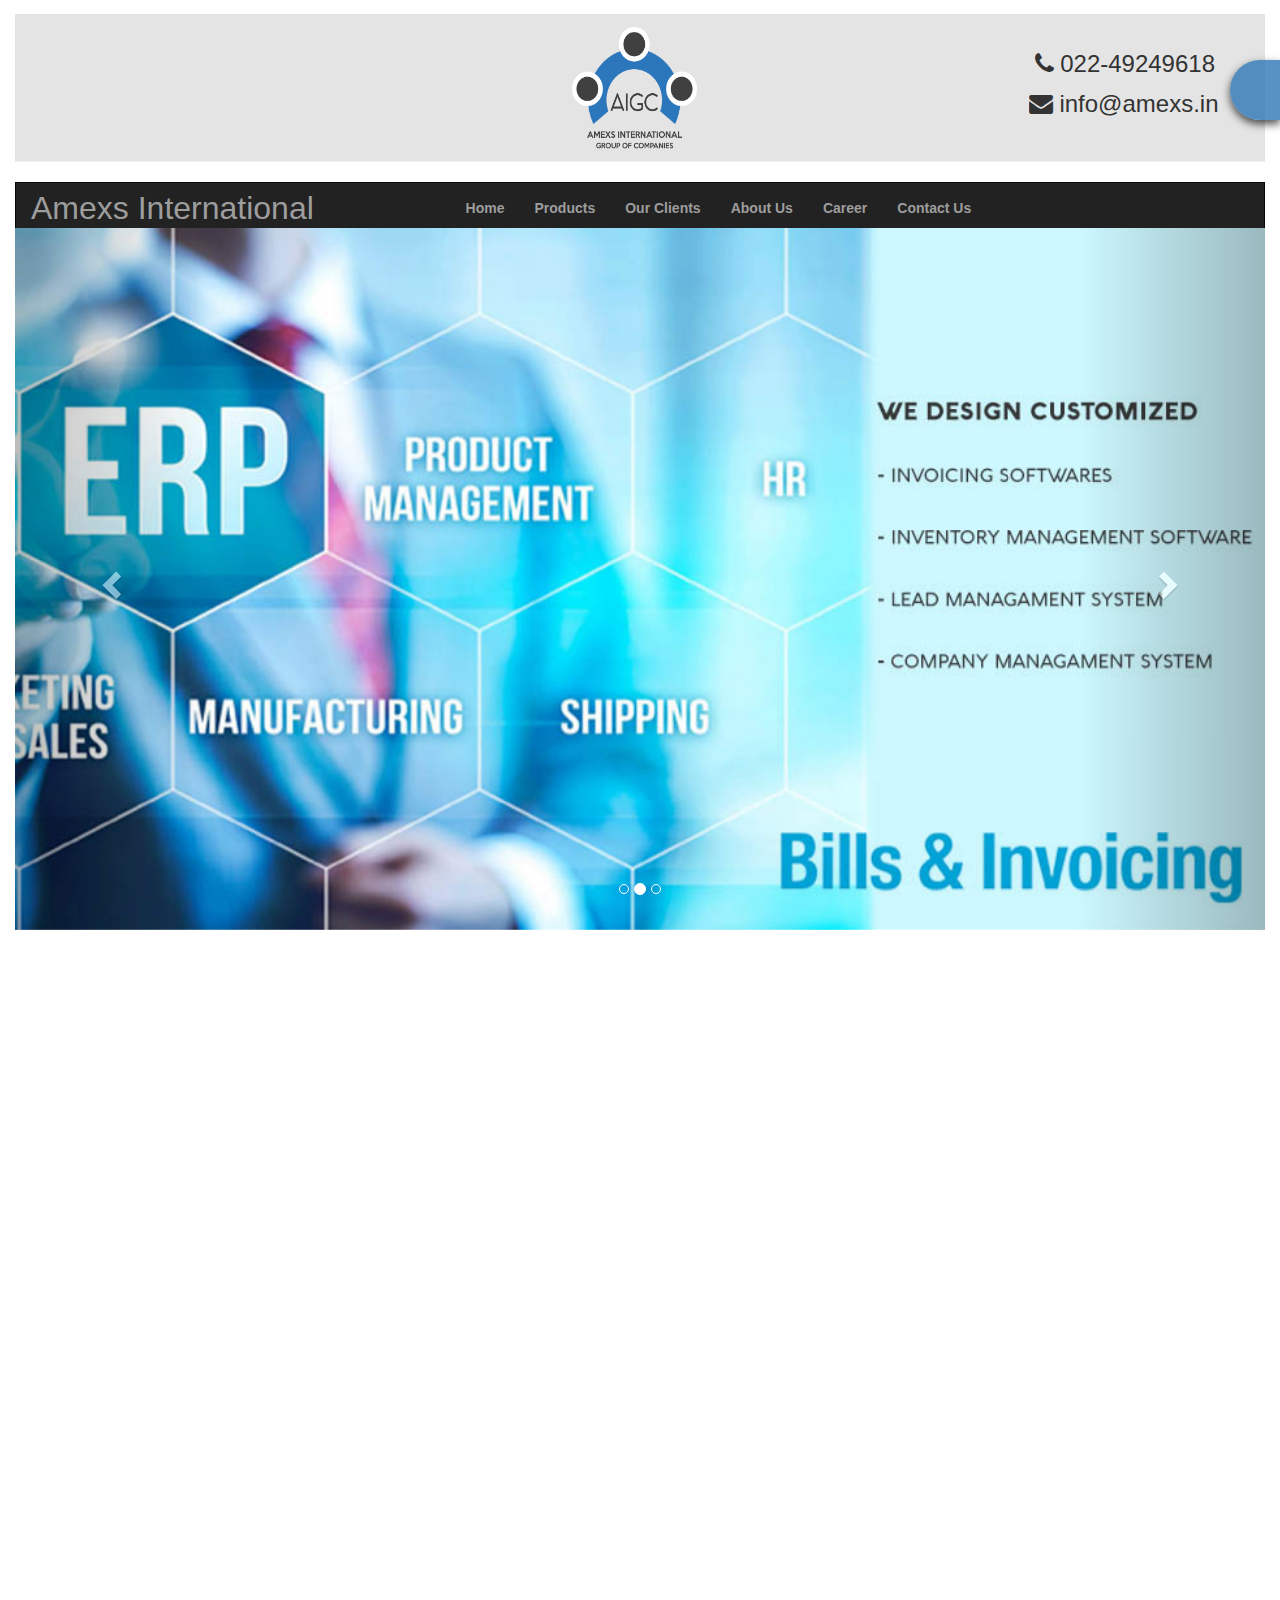
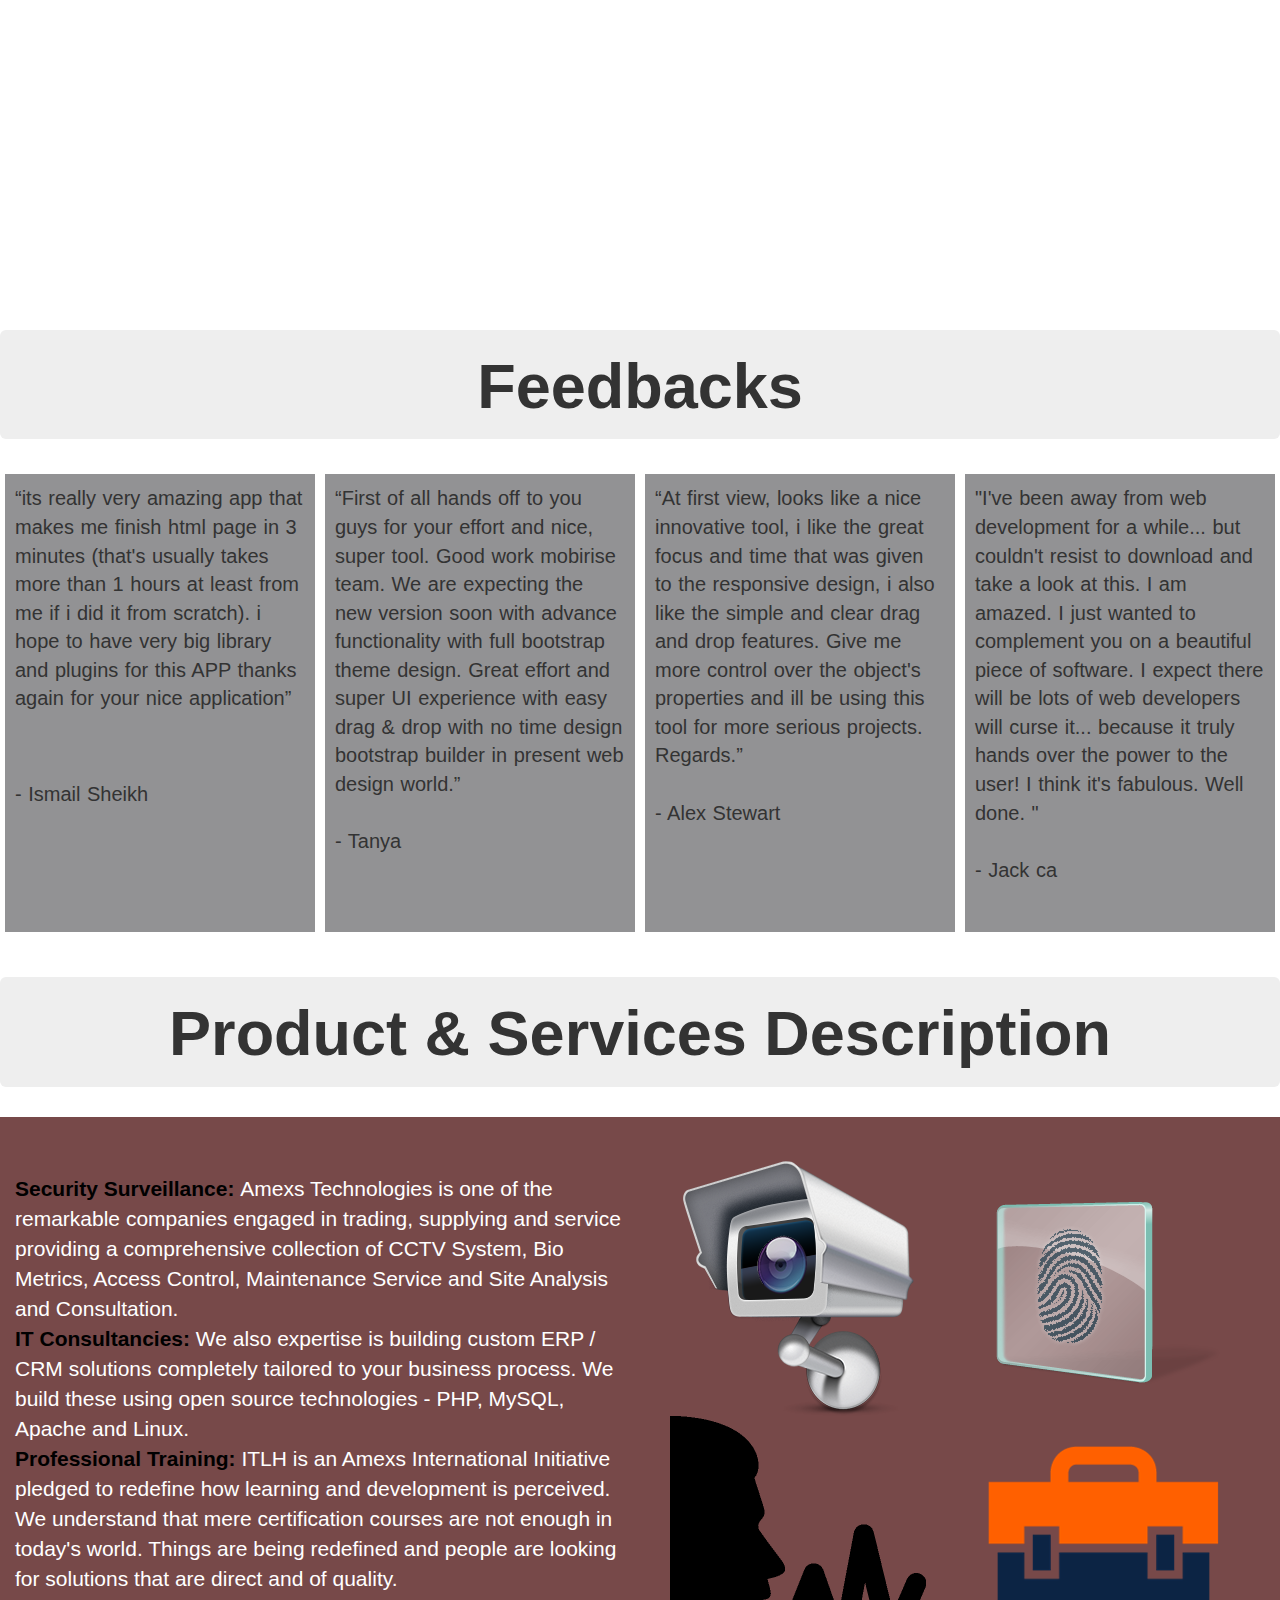
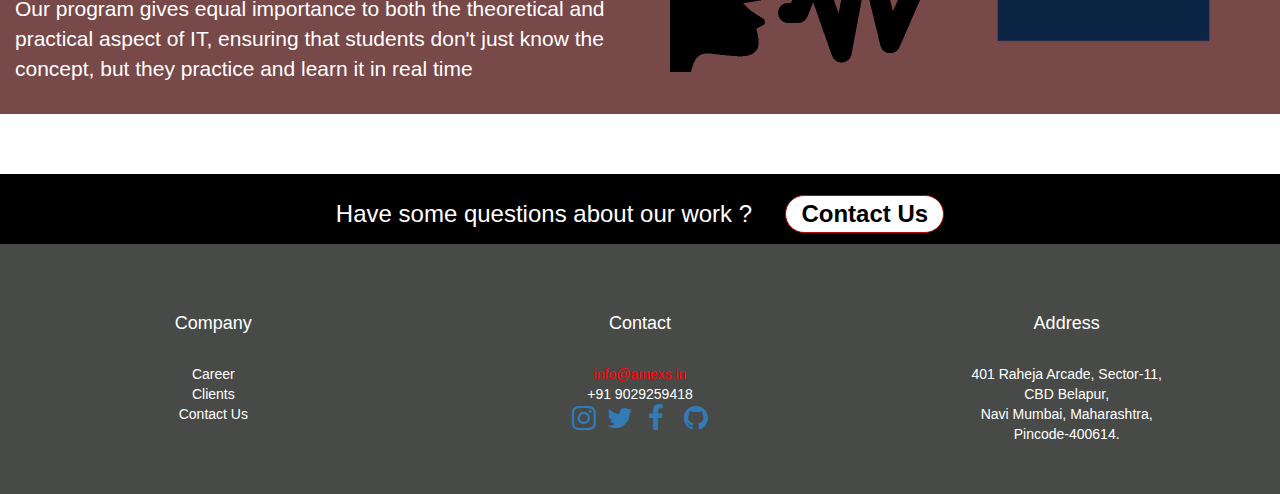
<file: collaboration/index.html>
<!DOCTYPE html>
<html>

<head>
    <title>Amexs International</title>
    <meta name="viewport" content="width=device-width, initial-scale=1.0">
    <link rel="stylesheet" type="text/css" href="Assets/css/style.css">
    <link rel="stylesheet" href="Assets/css/bootstrap.min.css">
    <link rel="stylesheet" type="text/css" href="Assets/css/font-awesome.min.css">
    <script type="text/javascript" src="Assets/js/jquery-1.9.1.min.js"></script>
    <script type="text/javascript" src="Assets/js/bootstrap.min.js"></script>
    <script type="text/javascript" src="Assets/js/script.js"></script>
    
    <link rel="stylesheet" href="https://maxcdn.bootstrapcdn.com/bootstrap/3.3.7/css/bootstrap.min.css">
</head>

<body>
    <div class="container-fluid main-container-div">
    <div class="row">
        <div class="col-md-12 head-div">
            <div class="page-header" id="page-header">
                <img src="Assets\img\logo\logo.png" alt="logo" />
                <span id="contact"><i class="fa fa-phone" aria-hidden="true"></i> 022-49249618</span>
                <span id="email"><i class="fa fa-envelope" aria-hidden="true"></i> info@amexs.in</span>
                <a id="visit" href="#" class="a-class card">
                <i class="fa fa-address-card-o fa-2x fa-col" aria-hidden="true"></i><br>
                <strong id="contact"><i class="fa fa-phone" aria-hidden="true"></i> 022-49249618</strong>
                <strong id="email"><i class="fa fa-envelope" aria-hidden="true"></i> info@amexs.in</strong>
                </a>
            </div>
        </div><!-- Page Header Defination -->
    </div>

    <div class="row">
        <div class="col-md-12">
            <nav class="navbar navbar-inverse" id="header-div" role="navigation">
                <div class="navbar-header">
                     
                    <button type="button" class="navbar-toggle" data-toggle="collapse" data-target="#bs-example-navbar-collapse-1">
                         <span class="sr-only">Toggle navigation</span><span class="icon-bar"></span><span class="icon-bar"></span><span class="icon-bar"></span>
                    </button> <a class="navbar-brand" id="ctitle" href="#">Amexs International</a>
                </div>
                <div class="collapse navbar-collapse" id="bs-example-navbar-collapse-1">
                    <ul class="nav navbar-nav al-center">
                        <li>
                            <a href="#">Home</a>
                        </li>
                        <li>
                            <a href="#">Products</a>
                        </li>
                        <li>
                            <a href="client.html">Our Clients</a>
                        </li>
                        <li>
                            <a href="#">About Us</a>
                        </li>   
                        <li>
                            <a href="career.html">Career</a>
                        </li>
                        <li>
                            <a href="contactus.html">Contact Us</a>
                        </li>
                    </ul>
                  
                </div>
                
            </nav><!-- NavBar Defination -->
        </div><!-- NavBar Defination -->
    </div>
    <div class="row">
        <div class="col-md-12 img-container">
            <div class="carousel slide" id="carousel-8973">
                <ol class="carousel-indicators">
                    <li data-slide-to="0" data-target="#carousel-8973">
                    </li>
                    <li data-slide-to="1" data-target="#carousel-8973" class="active">
                    </li>
                    <li data-slide-to="2" data-target="#carousel-8973">
                    </li>
                </ol>
                <div class="carousel-inner carousel-In-Container">
                    <div class="item">
                        <img alt="Carousel Bootstrap First" src="Assets/img/slider/itlh5.jpg" />
                        <div class="carousel-caption">
                            <h4>
                                <!-- First Thumbnail label -->
                            </h4>
                            <p>
                                
                            </p>
                        </div>
                    </div>
                    <div class="item active">
                        <img alt="Carousel Bootstrap Second" src="Assets/img/slider/erp_2.jpg" />
                        <div class="carousel-caption">
                            <h4>
                                <!-- Second Thumbnail label -->
                            </h4>
                            <p>
                                
                            </p>
                        </div>
                    </div>
                    <div class="item">
                        <img alt="Carousel Bootstrap Third" src="Assets/img/slider/cctv monitoring room.jpg" />
                        <div class="carousel-caption">
                            <h4>
                                <!-- Third Thumbnail label -->
                            </h4>
                            <p>
                                
                            </p>
                        </div>
                    </div>
                </div> <a class="left carousel-control" href="#carousel-8973" data-slide="prev"><span class="glyphicon glyphicon-chevron-left"></span></a> <a class="right carousel-control" href="#carousel-8973" data-slide="next"><span class="glyphicon glyphicon-chevron-right"></span></a>
            </div>
        </div><!-- Carousal image defination -->
    </div>
        <div style="width: 1000px;height: 1000px">

        </div>
        <div class="row">
            <div class="col-md-12 jumbotron text-center" style="padding-top: 2px; padding-bottom: 8px;text-align: center;">
                <h1>
				<b>Feedbacks</b>
			</h1>
            </div>
        </div>
        <div class="row">
        <div class="col-md-12">
            <div class="row">
                <div class="col-md-3 feedback-div" style="min-height: 468px;padding: 10px;">
                    <p>
                    “its really very amazing app that makes me finish html page in 3 minutes (that's usually takes more than 1 hours at least from me if i did it from scratch). i hope to have very big library and plugins for this APP thanks again for your nice application”
                    </p>
                    <br><br> - Ismail Sheikh
                </div>
                <div class="col-md-3 feedback-div" style="min-height: 468px; padding: 10px;">
                    “First of all hands off to you guys for your effort and nice, super tool. Good work mobirise team. We are expecting the new version soon with advance functionality with full bootstrap theme design. Great effort and super UI experience with easy drag & drop with no time design bootstrap builder in present web design world.”<br><br> - Tanya
                </div>
                <div class="col-md-3 feedback-div" style="min-height: 468px; padding: 10px;">
                    “At first view, looks like a nice innovative tool, i like the great focus and time that was given to the responsive design, i also like the simple and clear drag and drop features. Give me more control over the object's properties and ill be using this tool for more serious projects. Regards.”<br><br> - Alex Stewart
                </div>
                <div class="col-md-3 feedback-div" style="min-height: 468px; padding: 10px;">
                "I've been away from web development for a while... but couldn't resist to download and take a look at this. I am amazed. I just wanted to complement you on a beautiful piece of software. I expect there will be lots of web developers will curse it... because it truly hands over the power to the user! I think it's fabulous. Well done. "<br><br> - Jack ca
                </div>
            </div>
        </div>
    </div>

        <br>
        <br>



        <div class="row">
            <div class="col-md-12 jumbotron text-center" style="padding-top: 2px; padding-bottom: 8px;">
                <h1>
				<b>Product & Services Description</b>
			</h1>
            </div>
        </div>
        <div class="row description_div">
            <div class="col-md-12">
                <div class="row">
                    <div class="col-md-6 innerdescription_div">
                        <p>
                            <b style="color: black;">	Security Surveillance: </b> Amexs Technologies is one of the remarkable companies engaged in trading, supplying and service providing a comprehensive collection of CCTV System, Bio Metrics, Access Control, Maintenance Service and Site Analysis and Consultation.
                            <br>

                            <b style="color: black;">IT Consultancies:</b> We also expertise is building custom ERP / CRM solutions completely tailored to your business process. We build these using open source technologies - PHP, MySQL, Apache and Linux.
                            <br>

                            <b style="color: black;">Professional Training:</b> ITLH is an Amexs International Initiative pledged to redefine how learning and development is perceived. We understand that mere certification courses are not enough in today's world. Things are being redefined and people are looking for solutions that are direct and of quality.
                            <br> Our program gives equal importance to both the theoretical and practical aspect of IT, ensuring that students don't just know the concept, but they practice and learn it in real time
                        </p>
                    </div>

                    <div class="col-md-6 " style="padding-top: 33px;">



                        <div class="col-lg-6 col-md-4 col-sm-6 col-xs-12">
                            <div class="hovereffect">
                                <img class="img-responsive" src="Assets/img/product/Security Surveillance.png" alt="">
                                <div class="overlay">
                                    <h2>Security Surveillance</h2>
                                    <a class="info" href="http://www.amexstech.com/cctv-system.html">click here</a>
                                </div>
                            </div>
                        </div>

                        <div class="col-lg-6 col-md-4 col-sm-6 col-xs-12">
                            <div class="hovereffect">
                                <img class="img-responsive" src="Assets/img/product/biometrics.ico" alt="">
                                <div class="overlay">
                                    <h2>Biometrics</h2>
                                    <a class="info" href="http://www.amexstech.com/biometric-machine.html">click here</a>
                                </div>
                            </div>
                        </div>


                        <div class="col-lg-6 col-md-4 col-sm-6 col-xs-12">
                            <div class="hovereffect">
                                <img class="img-responsive" src="Assets/img/product/rfid.ico" alt="">
                                <div class="overlay">
                                    <h2>RFID</h2>
                                    <a class="info" href="http://www.amexstech.com/biometric-machine.html">click here</a>
                                </div>
                            </div>
                        </div>


                        <div class="col-lg-6 col-md-4 col-sm-6 col-xs-12">
                            <div class="hovereffect">
                                <img class="img-responsive" src="Assets/img/product/Consultancy.ico" alt="">
                                <div class="overlay">
                                    <h2>IT Consultancy & Training</h2>
                                    <a class="info" href="http://www.amexstech.com/it-consultancy.html">click here</a>
                                </div>
                            </div>
                        </div>
                    </div>
                </div>
            </div>
        </div>

        <br>
        <br>
        <br>
    </div>
    <div class="fotter_div1">
        <h3>Have some questions about our work ?&nbsp&nbsp&nbsp&nbsp <button class="footerbutton"><b><a href="contactus.html" style="text-decoration:none;color: black;">Contact Us</a></b></button></h3>
    </div>
    

        <div class="container-fluid fotter_div" >
            <div class="row">
                <div class="col-md-4 text-center" style="color: white;padding-top: 60px">
                    <h4>Company</h4>
                    <br>Career
                    <br>Clients
                    <br>Contact Us
                </div>
                <div class="col-md-4 text-center" style="color: white;padding-top: 60px">
                    <h4>Contact</h4>
                    <br> <span style="color: red;">info@amexs.in</span>
                    <br> +91 9029259418
                    <br><a><i class="fa fa-2x fa-fw fa-instagram"></i></a><a><i class="fa fa-2x fa-fw fa-twitter"></i></a><a><i class="fa fa-2x fa-fw fa-facebook"></i></a> <a><i class="fa fa-2x fa-fw fa-github"></i></a>
                </div>
                <div class="col-md-4 text-center" style="color: white;padding-top: 60px">
                    <h4>Address</h4>
                    <br> 401 Raheja Arcade, Sector-11,
                    <br> CBD Belapur,
                    <br> Navi Mumbai, Maharashtra,
                    <br> Pincode-400614.
                </div>
            </div>
        </div>

    
</body>

</html>
</file>
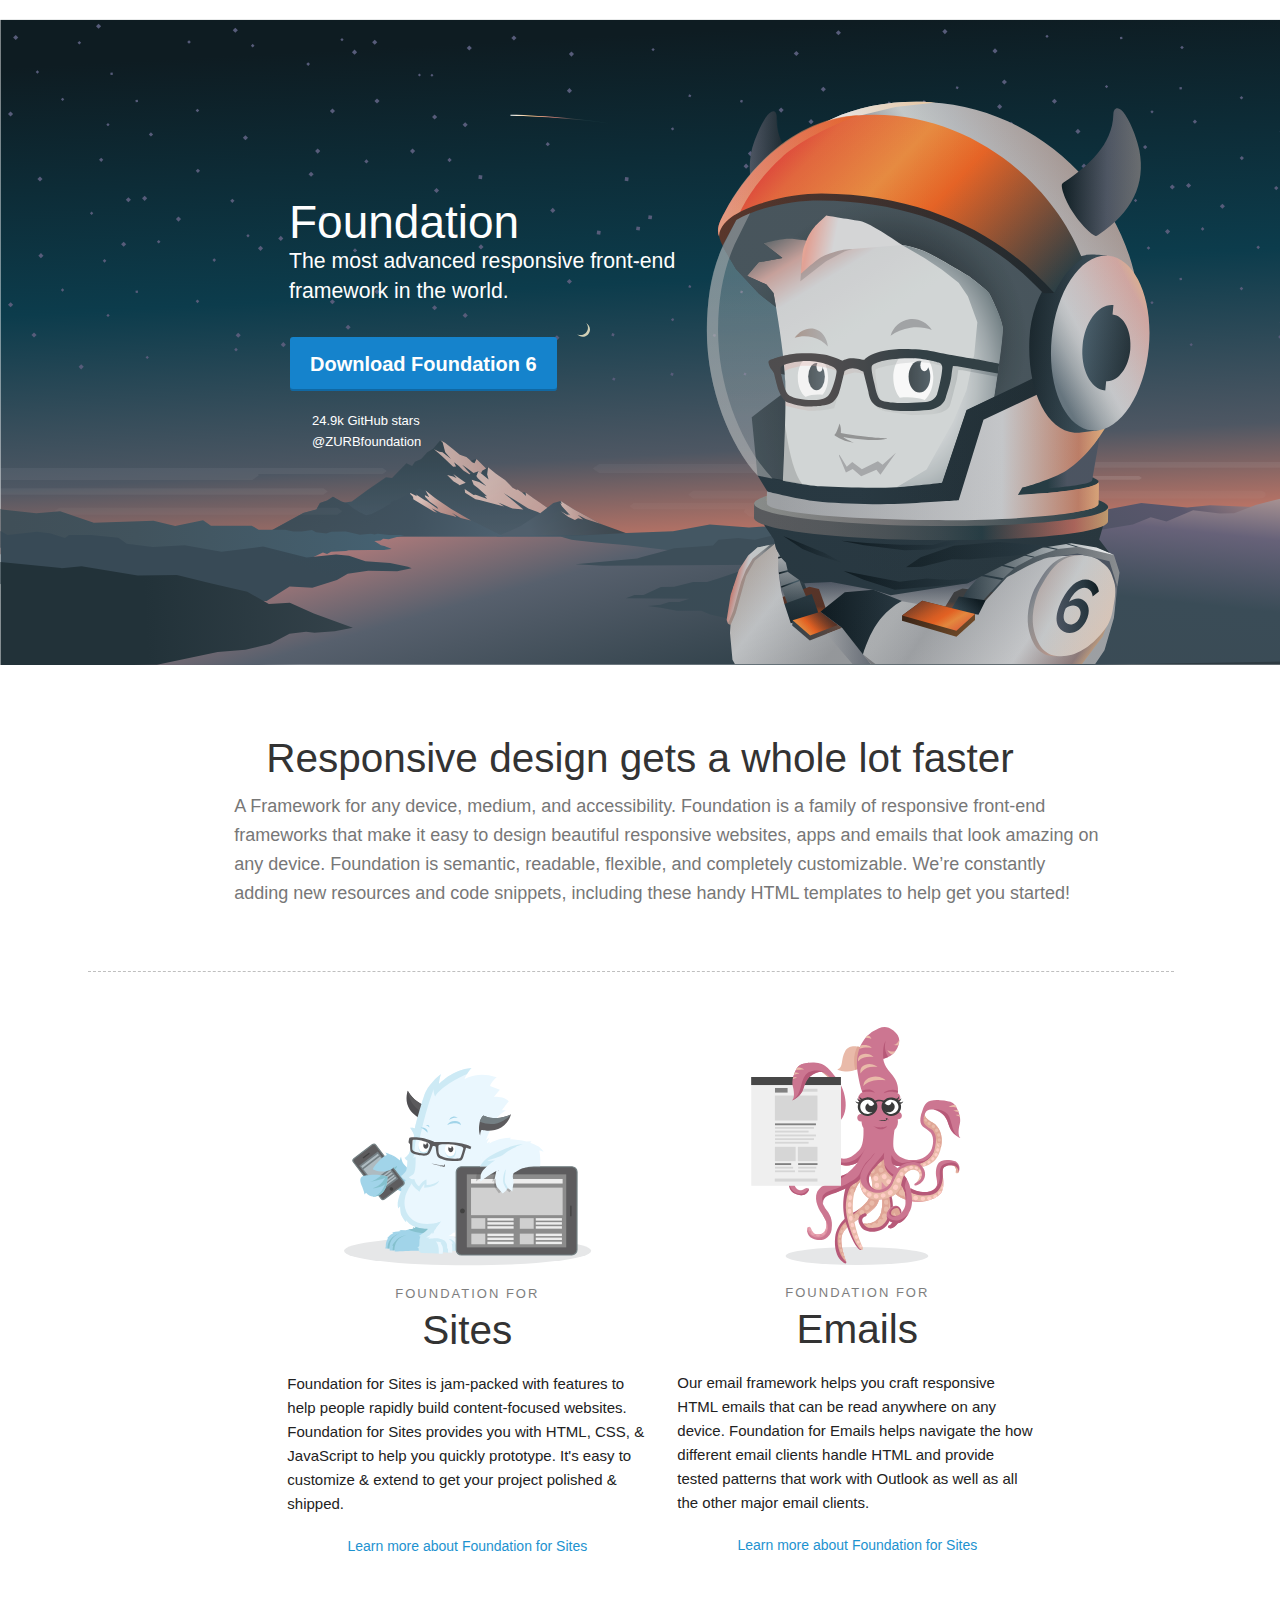
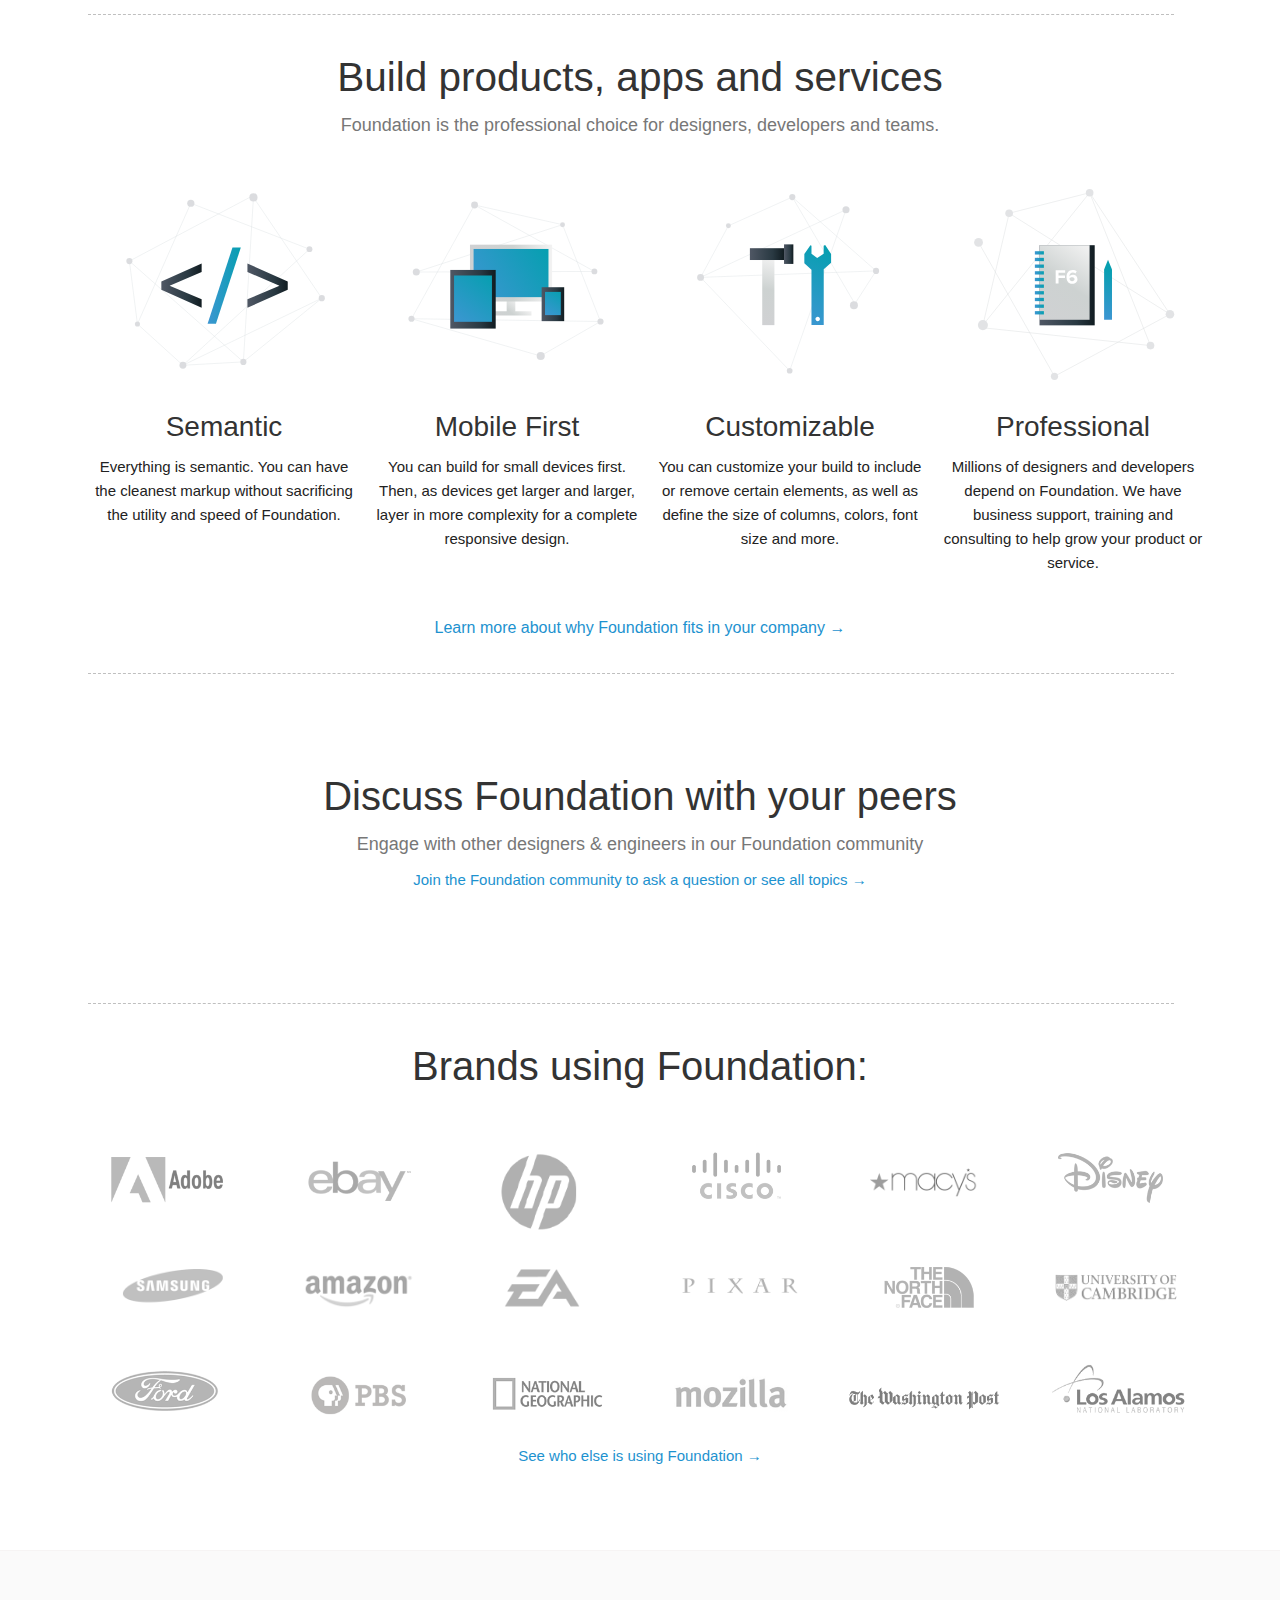
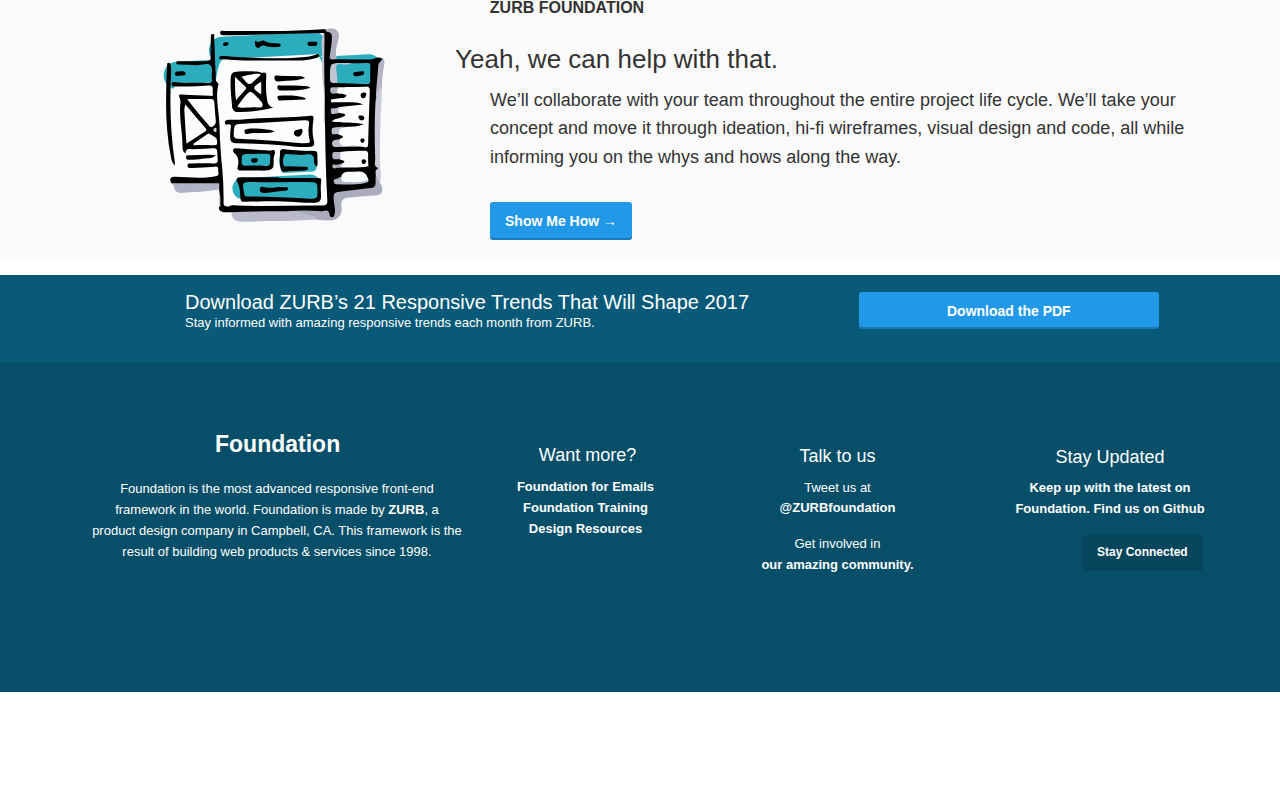
<file: foundation/index.html>
<!DOCTYPE html>
<html>
<head>
	<title>foundation</title>
</head>
<link rel="stylesheet" type="text/css" href="style.css">
<link rel="stylesheet" type="text/css" href="bootstrap.css">
<link rel="stylesheet" type="text/css" href="font-awesome.min.css">
<body>

       <div class="">
           <img class="img-size" src="1.svg">
      </div>
      <div class="div-list">
        <h1 class="h1-s"><span >Foundation</span></h1>
         <h2 class="h1-s1">The most advanced responsive front-end </h2>
         <h2 class="h1-s12"><span>framework in the world.</span></h2>
         
         
         </div>


        <div> <button class="button1 btn btn-info btt1 b-t12">Download Foundation 6</button>        </div>
        <div class="div-mar"> <a class="a-style"><span>24.9k GitHub stars</span></a><br>
        <a class="a-style"><span>@ZURBfoundation</span></a>
         </div>
       
        

       
       <div class="col-md-12">
       	<h2 class="h2-align new-1">Responsive design gets a whole lot faster</h2>
       	<div class="col-md-1">
       	</div>
       	<div class="col-md-10">
       	<h4 class=" h4-align">
               A <a >Framework</a> for any device, medium, and accessibility. Foundation is a family of responsive front-end<br> frameworks that make it easy to design beautiful responsive websites, apps and emails that look amazing on<br> any device. Foundation is semantic, readable, flexible, and completely customizable. We’re constantly<br> adding new resources and <a >code snippets</a>, including these handy <a>HTML templates</a> to help get you started!</h4>  
         </div>
         
         </div>



         
         <div class="col-md-12">
         	<hr class="dot-line">
         </div>
         



	    
		<div class="col-md-2">
		</div>
		<div class="col-md-4 div-a div-b">
		<div><img class="img-width" src="2.svg">
              <h6 class="h4-color">Foundation for</h6>
              <h2 class="h2-align h2-a">Sites</h2>
              <p class="p-a">Foundation for Sites is jam-packed with features to help people rapidly build content-focused websites. Foundation for Sites provides you with HTML, CSS, &amp; JavaScript to help you quickly prototype. It's easy to customize &amp; extend to get your project polished &amp; shipped.</p>
               <p class="p-color">Learn more about Foundation for Sites</p>
		    </div>
		</div>
		<div class="col-md-4 div-a div-c">
		<div><img class="img-width" src="3.svg">
		<h6 class="h4-color">Foundation for</h6>
		<h2 class="h2-align h2-a">Emails</h2>
		<p class="p-a">Our email framework helps you craft responsive HTML emails that can be read anywhere on any device. Foundation for Emails helps navigate the how different email clients handle HTML and provide tested patterns that work with Outlook as well as all the other major email clients.</p>
         <p class="p-color">Learn more about Foundation for Sites</p>
		</div>
		</div>
		<div class="col-md-1">
		</div>
	
         <div class="col-md-12">
         	<hr class="dot-line">
         </div>

          <div class="col-md-12">
         	<h2 class="h2-align">Build products, apps and services</h2>
         </div>
         <div class="col-md-12 div-b-1">
         <h4 class="h4-align"><center class="center-a">Foundation is the professional choice for designers, developers and teams.</center></h4>  
         </div>

        <div class="col-md-3 ">
        <div class="col-md-4 div-e div-c div-si div-si-1">
		<center><div><img class="img-width-1" src="4.svg">
              
              <h2 class="h2-align h2-a h2-b">Semantic</h2>
              <p class="p-a p-b">Everything is semantic. You can have the cleanest markup without sacrificing the utility and speed of Foundation.</p>
               
		    </div></center>
		</div>
		</div>
		<div class="col-md-3 ">
		 <div class="col-md-4 div-e div-c div-si div-si-2 ">
		<div><img class="img-width-1 h2-cr" src="5.svg">
              
              <h2 class="h2-align h2-a h2-b h2-cr">Mobile First</h2>
              <p class="p-a p-b">You can build for small devices first. Then, as devices get larger and larger, layer in more complexity for a complete responsive design.</p>
               
		    </div>
		</div>
		</div>
		<div class="col-md-3 ">
		 <div class="col-md-4 div-e div-c div-si div-si-3">
		<div><img class="img-width-1" src="6.svg">
              
              <h2 class="h2-align h2-a h2-b">Customizable</h2>
              <p class="p-a p-b">You can customize your build to include or remove certain elements, as well as define the size of columns, colors, font size and more.</p>
               
		    </div>
		</div>
		</div>
		<div class="col-md-3 ">
		 <div class="col-md-4 div-e div-c div-si div-si-4">
		<div><img class="img-width-1" src="7.svg">
              
              <h2 class="h2-align h2-a h2-b">Professional</h2>
              <p class="p-a p-b">Millions of designers and developers depend on Foundation. We have business support, training and consulting to help grow your product or service.</p>
               
		    </div>
		</div>
		</div>

		<div class="col-md-12">
	               <p class="p-color p-f-s">Learn more about why Foundation fits in your company →</p>
        </div>
         
         <div class="col-md-12 dot-line-1">
         	<hr class="dot-line ">
         </div>

           <div class="col-md-12 h2-f-s">
         	<h2 class="h2-align h2-f-s-1">Discuss Foundation with your peers</h2>
         </div>
         <div class="col-md-12 div-b-1">
         <h4 class="h4-align"><center class="center-a">Engage with other designers & engineers in our Foundation community</center></h4>  
         </div>
         <div class="col-md-12">
	               <p class="p-color p-f-s-2">Join the Foundation community to ask a question or see all topics →</p>
        </div>

        <div class="col-md-12 dot-line-2">
         	<hr class="dot-line ">
         </div>

         <div class="col-md-12">
         	<h2 class="h2-align h2-al h2-m-b">Brands using Foundation:</h2>
         </div>

         <a href="#">
<div class="col-md-12 cn-t">
<div class="column col-sm-2 col-lg-2 col-xs-6"><img class="max" src="11.png"></div>
<div class="column col-sm-2 col-lg-2 col-xs-6"><img class="max" src="12.png"></div>
<div class="column col-sm-2 col-lg-2 col-xs-6"><img class="max m-b" src="13.png"></div>
<div class="column col-sm-2 col-lg-2 col-xs-6"><img class="max" src="14.png"></div>
<div class="column col-sm-2 col-lg-2 col-xs-6"><img class="max" src="15.png"></div>
<div class="column col-sm-2 col-lg-2 col-xs-6"><img class="max" src="16.png"></div>
<div class="column logo-leveler col-sm-2 col-lg-2 col-xs-6"><img class="max" src="17.png"></div>
<div class="column logo-leveler col-sm-2 col-lg-2 col-xs-6"><img class="max" src="18.png"></div>
<div class="column col-sm-2 col-lg-2 col-xs-6"><img class="max" src="19.png"></div>
<div class="column logo-leveler col-sm-2 col-lg-2 col-xs-6"><img class="max" src="20.png"></div>
<div class="column col-sm-2 col-lg-2 col-xs-6"><img class="max" src="21.png"></div>
<div class="column col-sm-2 col-lg-2 col-xs-6"><img class="max" src="22.png"></div>
<div class="column logo-leveler col-sm-2 col-lg-2col-xs-6"><img class="max" src="23.png"></div>
 
<div class="column col-sm-2 col-lg-2 col-xs-6"><img class="max" src="24.png"></div>
<div class="column col-sm-2 col-lg-2 col-xs-6"><img class="max" src="25.png"></div>
<div class="column col-sm-2 col-lg-2 col-xs-6"><img class="max" src="26.png"></div>
<div class="column col-sm-2 col-lg-2 col-xs-6"><img class="max" src="27.png"></div>
<div class="column col-sm-2 col-lg-2 col-xs-6"><img class="max" src="28.png"></div>
</div>
</a>

<div class="col-md-12">
                 <p class="p-color p-f-ss">See who else is using Foundation →</p>
</div>

<div class="col-md-12 s-m-d">
<div>


      <div class="">
      
       <img class="im-1" src="8.svg" >

       <div class="siz-2">
       <b><h2 class="h2-align  h2-m-b siz-1">ZURB FOUNDATION</h2></b>
       </div>
       <div>
         <h2 class="h2-align h2-a h2-cr h-c">Yeah, we can help with that.</h2>
       </div>
       <div>
         <p class="p-s"> We’ll collaborate with your team throughout the entire project life cycle. We’ll take your concept and move it through ideation, hi-fi wireframes, visual design and code, all while informing you on the whys and hows along the way.</p>
       </div>  
       <div >
         <button class="button1 btn btn-info btt1 b-t">Show Me How →</button>
       </div> 
      </div>
</div>
 </div>

  <div class="col-md-12 div-co">
       <h5 class="h5-a">Download ZURB’s 21 Responsive Trends That Will Shape 2017</h5>
       <p class="p-c1">Stay informed with amazing responsive trends each month from ZURB.</p>
        <button class="button1 btn btn-info btt1 b-t1">Download the PDF</button>
  </div>




<div class="col-md-12 co-n">
<h3 class="c-c">Foundation</h3>
<p class="p-cn">Foundation is the most advanced responsive front-end framework in the world. Foundation is made by <a class="a-c">ZURB</a>, a product design company in Campbell, CA. This framework is the result of building web products &amp; services since 1998.</p>
<div class="ks">
<p class="p-cn">
<h4 class="ll">Want more?</h4>
<ul class="t-c">
<li><a class="a-c11" >Foundation for Emails</a></li>
<li><a class="a-c11" >Foundation Training</a></li>
<li><a class="a-c11" >Design Resources</a></li>
</ul>
</p>
</div>

<div class="sls">
<h4 class="ll1">Talk to us</h4>
<p class="ll1"><span class="s-q">Tweet us at</span> <br> <a class="a-c11">@ZURBfoundation</a></p>
<p class="ll1 ll2 s-q">Get involved in<br><a class="a-c11">our amazing community.</a></p>
</div>

<div class="ks1">
<p class="">
<h4 class="ls-1">Stay Updated</h4>
<ul class="c-1">
<li><a class="a-c112">Keep up with the latest on</a></li>
<li><a class="a-c112">Foundation. Find us on Github</a></li>
</ul>
</p>

         <button class="button1 btn btn-info btt1 tt">Stay Connected</button>
        
</div>

</div>











</body>
</html>
</file>
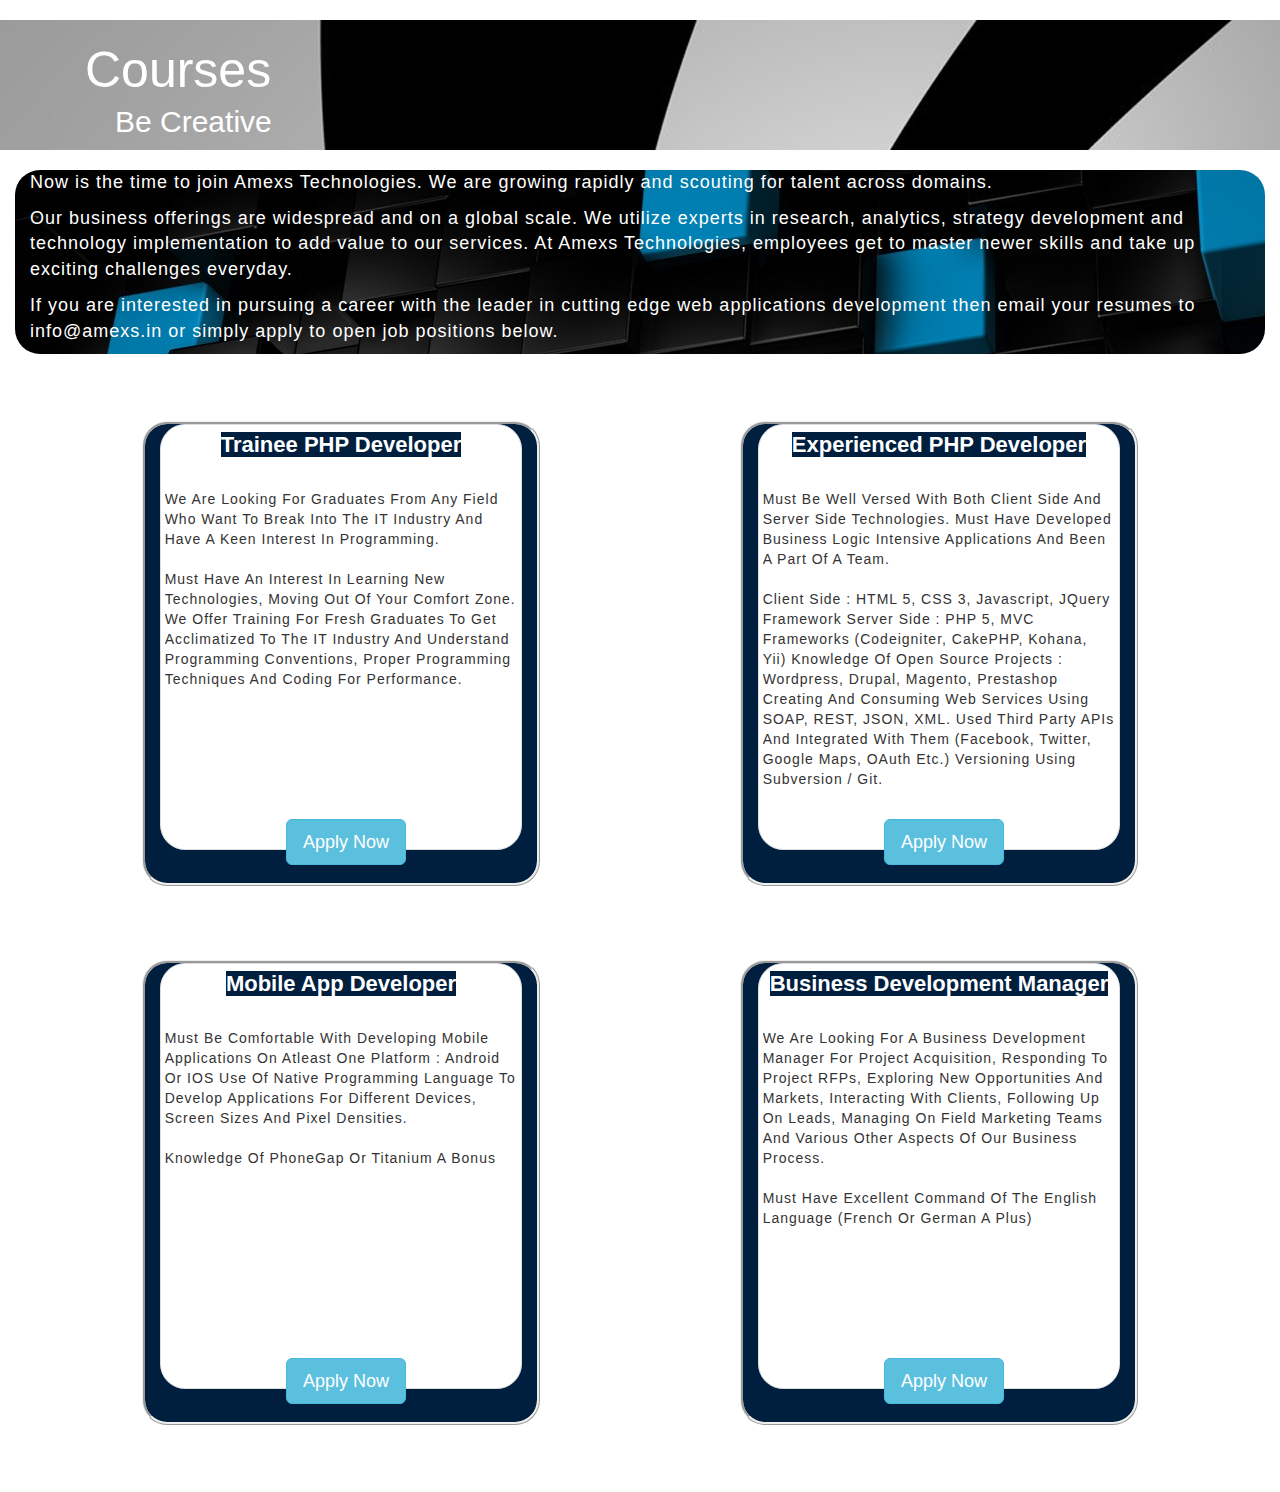
<file: collaboration/career.html>
<!DOCTYPE html>
<html>
<head>
    <title></title>

	<link rel="stylesheet" type="text/css" href="Assets/css/sty.css">
	<link rel="stylesheet" type="text/css" href="Assets/css/bootstrap.css">
	<meta charset="utf-8">
  <meta name="viewport" content="width=device-width, initial-scale=1">
  <link rel="stylesheet" href="https://maxcdn.bootstrapcdn.com/bootstrap/3.3.7/css/bootstrap.min.css">
  <script src="https://ajax.googleapis.com/ajax/libs/jquery/3.1.1/jquery.min.js"></script>
  <script src="https://maxcdn.bootstrapcdn.com/bootstrap/3.3.7/js/bootstrap.min.js"></script>
</head>
<body>
    <div class="container-fluid">
	<div class="row">
		<div class="col-md-12 div-header-style">
		<p class="div-header ">Courses</p>
		<p class="div-header1">Be Creative</p>
		</div>
	</div>
</div>
<div class="container-fluid">
	<div class="row">
		<div class="col-md-12 ">
		<div class="col-md-12 div-introduction">

		<p class="div-introduction1">Now is the time to join Amexs Technologies. We are growing rapidly and scouting for talent across domains.</p>
		<p class="div-introduction1">Our business offerings are widespread and on a global scale. We utilize experts in research, analytics, strategy development and technology implementation to add value to our services. At Amexs Technologies, employees get to master newer skills and take up exciting challenges everyday.
		</p>
		<p class="div-introduction1">If you are interested in pursuing a career with the leader in cutting edge web applications development then email your resumes to info@amexs.in or simply apply to open job positions below.</p>
		</div>
		</div>
</div><br>
<div class="container-fluid">
	<div class="row">
		<div class="col-md-12 ">
			<div  class="row div-pad">
      <br>
				<div   class="col-md-6 col-md-offset-1 col-md-4 div-content grow ">
        <div class="thumbnail">
				<center class="center-height"><p1 class="div-content-head ">Trainee PHP Developer</p1></center><br>
				<p class="paragraph p-overflow p">We are looking for graduates from any field who want to break into the IT industry and have a keen interest in programming.<br>
        <br> Must have an interest in learning new technologies, moving out of your comfort zone. We offer training for fresh graduates to get acclimatized to the IT industry and understand programming conventions, proper programming techniques and coding for performance. 
       </p>  
                <center><button class="button1 btn btn-info btt1 btn-lg " data-toggle="modal" data-target="#myModal"><span>Apply Now</span></button></center>
                </div>
                </div>
       
				<div  class="col-md-6 col-md-offset-2 col-md-4 div-content grow div-space">
        <div class="thumbnail">
				<center class="center-height"><p1 class="div-content-head ">Experienced PHP Developer</p1></center><br>
       				<p class="paragraph p-overflow p">Must be well versed with both client side and server side technologies. Must have developed business logic intensive applications and been a part of a team.<br>
              <br>Client Side : HTML 5, CSS 3, Javascript, jQuery Framework
               Server Side : PHP 5, MVC Frameworks (Codeigniter, CakePHP, Kohana, Yii)
               Knowledge of Open Source Projects : Wordpress, Drupal, Magento, Prestashop
               Creating and consuming Web services using SOAP, REST, JSON, XML. Used third party APIs and integrated with them (Facebook, Twitter, Google Maps, oAuth etc.)
               Versioning using Subversion / git.<br>
               <br>Knowledge of Linux configuration, Server Administration, Apache, Virtualhosts, setting up servers a plus.
                Bonus points for experience with MongoDB or Redis
                Must have willingness to learn new technologies. </p>
                
              <center><button class="button2 btn btn-info btn-lg btt btt1" data-toggle="modal" data-target="#myModal"><span>Apply Now</span></button></center>
  </div>
  </div>
</div>
</div>
	</div>
</div><br>
<div class="container-fluid">
	<div class="row ">
		<div class="col-md-12 ">
			<div class="row div-pad">
				<div  class="col-md-6 col-md-offset-1 col-md-4 div-content grow ">
        <div class="thumbnail">
				<center class="center-height"><p1 class="div-content-head ">Mobile App Developer</p1></center><br>
		<p class="paragraph p-overflow p">Must be comfortable with developing mobile applications on atleast one platform : Android or iOS Use of Native programming language to develop applications for different devices, screen sizes and pixel densities.<br>
    <br> Knowledge of PhoneGap or Titanium a bonus </p>
		<center><button class="button3 btn btn-info btn-lg btt1" data-toggle="modal" data-target="#myModal"><span>Apply Now</span></button></center>
				</div>
        </div>
        
				<div  class="col-md-6 col-md-offset-2 col-md-4 div-content grow div-space">
        <div class="thumbnail">
				<center class="center-height "><p1 class="div-content-head ">Business Development Manager</p1></center><br>
				<p class="paragraph p-overflow p p-height11 ">We are looking for a Business Development Manager for project acquisition, responding to project RFPs, Exploring new opportunities and markets, Interacting with clients, Following up on leads, Managing on field marketing teams and various other aspects of our business process.<br>
        <br> Must have excellent command of the English language (French or German a plus)</p>
                <center><button class="button4 btn btn-info btn-lg btt1" data-toggle="modal" data-target="#myModal"><span>Apply Now</span></button></center>
				</div>
        </div>
			</div>
		</div>
	</div>
</div>
<br>
<br>
              <div class="modal fade modal-split " id="myModal" role="dialog">
    <div class="modal-dialog ">
    
      <!-- Modal content-->
      <div class="modal-content ">
      
<div class="col-md-2">
</div>
      <div id="div-margin" class="col-md-8 body-color " >
      <form role="form">
      <div class="cool">

      <div class="form-group div-padding ">

          
         <input name="amit"   placeholder="Name" type="name" class="form-control main" id="exampleInputtext" /></li>
        </div>

        <div class="form-group">
           
          
          
          <input name="amit1" placeholder="Enter your email" type="email" class="form-control main-2" id="exampleInputEmail1" />
        </div>

        <div class="form-group ">
           
          
          <input name="amit"  placeholder="DOB" type="date" class="form-control main" id="exampleInputdate" />
        </div>

        <div class="form-group " >

             <input name="amit1"  name="phone" placeholder="Contact" type="number" class="form-control main-2" id="phone" 
             maxlength="10"  />
        </div>   
      <div class="form-group">

       <!-- <select>
        <option>a</option>
        <option>b</option>
        <option>c</option>

          
        </select>-->
        <input name="amit"  placeholder="Attachment" type="file" class="form-control main" id="exampleInputfile" />
        </div>

        <div class="form-group ">
           
          
          <input name="amit1"  placeholder="Current CTC" type="CTC" class="form-control main-2" id="exampleInputEmail1" />
        </div>

        <div class="form-group ">
           
          
          <input name="amit"  placeholder="Expected CTC" type="CTC" class="form-control main" id="exampleInputEmail1" />
        </div>
        <div class="form-group">           
          
          <input name="amit1"  placeholder="Notice period" type="text" class="form-control main-2" id="exampleInputPassword1" />
        </div>
        
        <button  type="submit" class="btn btn-default div-padding-b button">
          <span>Submit</span>
        </button>

        <button  type="Cancel" class="btn btn-default div-padding-b button">
          <span>Cancel</span>
        </button>
        </div>
    </form >
    </div>
    <div class="col-md-2">
</div>        
 </div>
    </div>
  </div>
</body>
</html>
</file>
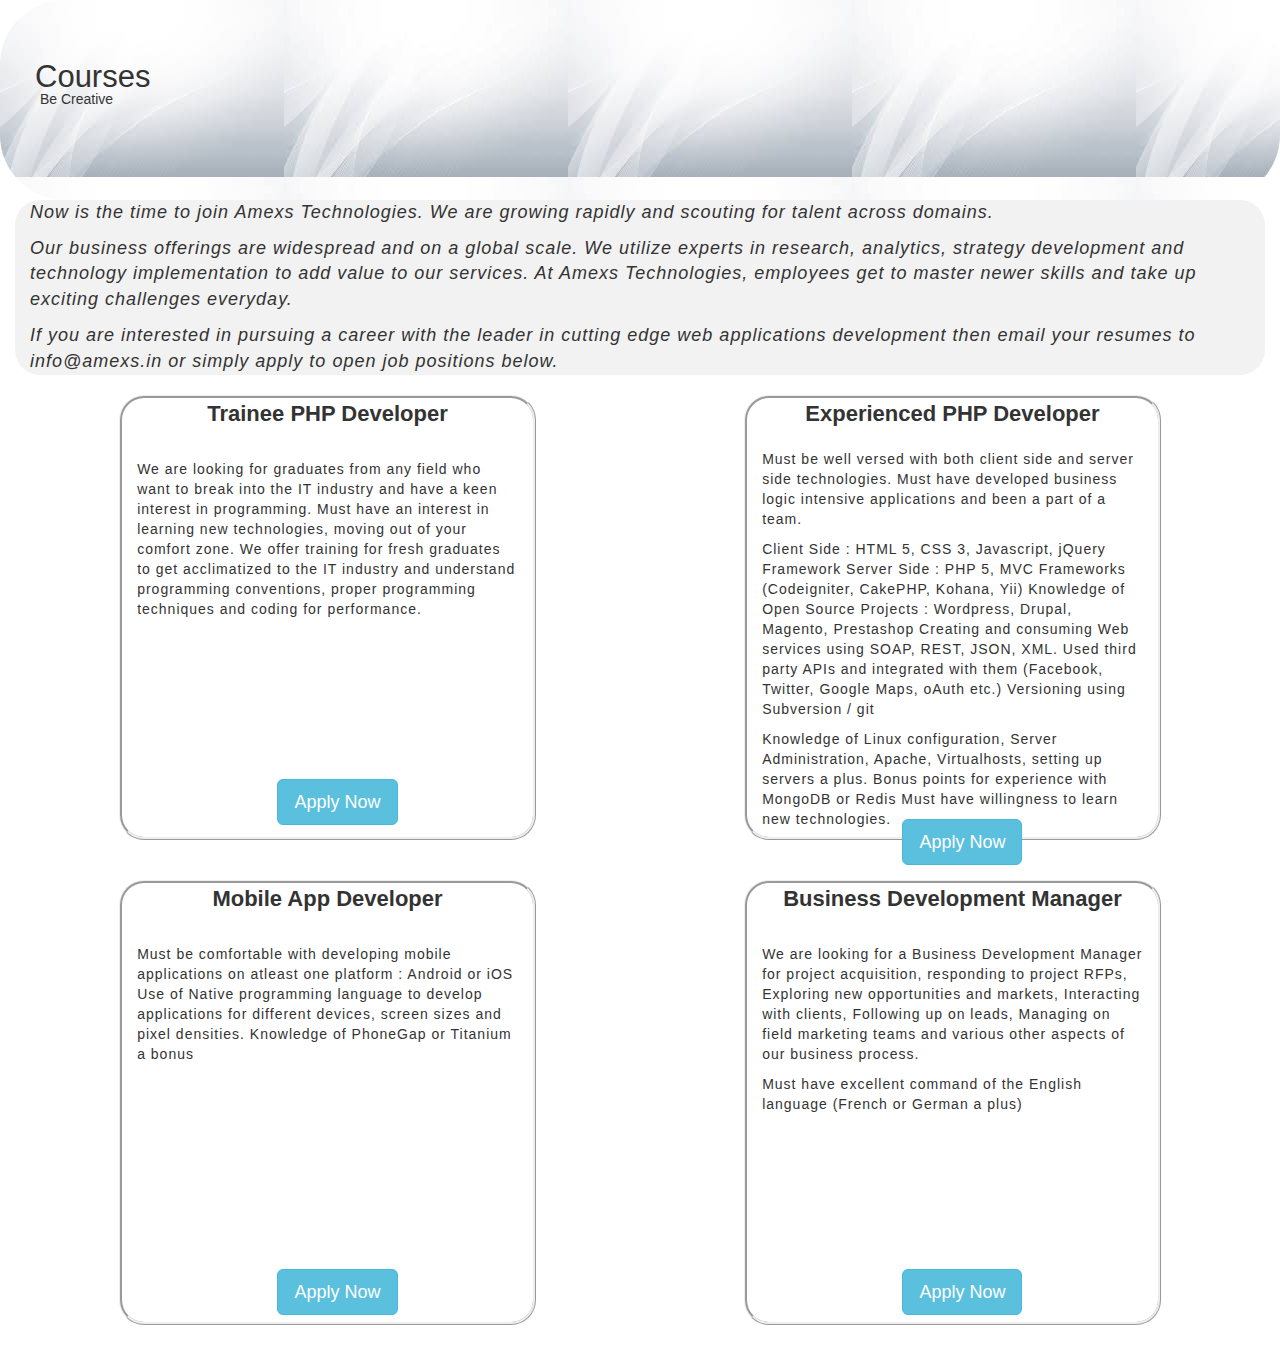
<file: website/career page/career.html>
<!DOCTYPE html>
<html>
<head>
    <title></title>
	<link rel="stylesheet" href="https://cdnjs.cloudflare.com/ajax/libs/font-awesome/4.7.0/css/font-awesome.min.css">
	<link rel="stylesheet" type="text/css" href="css/style.css">
	<link rel="stylesheet" type="text/css" href="css/responsive.css">
	<link rel="stylesheet" type="text/css" href="css/bootstrap.css">
	<meta charset="utf-8">
  <meta name="viewport" content="width=device-width, initial-scale=1">
  <link rel="stylesheet" href="https://maxcdn.bootstrapcdn.com/bootstrap/3.3.7/css/bootstrap.min.css">
  <script src="https://ajax.googleapis.com/ajax/libs/jquery/3.1.1/jquery.min.js"></script>
  <script src="https://maxcdn.bootstrapcdn.com/bootstrap/3.3.7/js/bootstrap.min.js"></script>
</head>
<body>
    <div class="container-fluid">
	<div class="row">
		<div class="col-md-12 div-header-style">
		<p class="div-header ">Courses</p>
		<p class="div-header1">Be Creative</p>
		</div>
	</div>
</div>
<div class="container-fluid">
	<div class="row">
		<div class="col-md-12 ">
		<div class="col-md-12 div-introduction">
		<p class="div-introduction1">Now is the time to join Amexs Technologies. We are growing rapidly and scouting for talent across domains.</p>
		<p class="div-introduction1">Our business offerings are widespread and on a global scale. We utilize experts in research, analytics, strategy development and technology implementation to add value to our services. At Amexs Technologies, employees get to master newer skills and take up exciting challenges everyday.
		</p>
		<p class="div-introduction1">If you are interested in pursuing a career with the leader in cutting edge web applications development then email your resumes to info@amexs.in or simply apply to open job positions below.</p>
		</div>
		</div>
</div><br>
<div class="container-fluid">
	<div class="row">
		<div class="col-md-12 ">
			<div  class="row">
				<div  class="col-md-6 col-md-offset-1 col-md-4 div-content grow ">
				<div>
				<center><p class="div-content-head">Trainee PHP Developer</p></center><br>
				<p class="paragraph">We are looking for graduates from any field who want to break into the IT industry and have a keen interest in programming. Must have an interest in learning new technologies, moving out of your comfort zone. We offer training for fresh graduates to get acclimatized to the IT industry and understand programming conventions, proper programming techniques and coding for performance. 
                </p>
                <center><button class="button1 btn btn-info btn-lg" data-toggle="modal" data-target="#myModal">Apply Now</button></center>
                </div>
				</div>
				<div class="col-md-6 col-md-offset-2 col-md-4 div-content grow">
				<center><p1 class="div-content-head">Experienced PHP Developer</p1></center><br>
				<p class="paragraph">Must be well versed with both client side and server side technologies. Must have developed business logic intensive applications and been a part of a team.</p>
               <p class="paragraph">Client Side : HTML 5, CSS 3, Javascript, jQuery Framework
               Server Side : PHP 5, MVC Frameworks (Codeigniter, CakePHP, Kohana, Yii)
               Knowledge of Open Source Projects : Wordpress, Drupal, Magento, Prestashop
               Creating and consuming Web services using SOAP, REST, JSON, XML. Used third party APIs and integrated with them (Facebook, Twitter, Google Maps, oAuth etc.)
               Versioning using Subversion / git </p>
               <p class="paragraph">Knowledge of Linux configuration, Server Administration, Apache, Virtualhosts, setting up servers a plus.
                Bonus points for experience with MongoDB or Redis
                Must have willingness to learn new technologies. </p>
              <center><button class="button2 btn btn-info btn-lg" data-toggle="modal" data-target="#myModal">Apply Now</button></center>
  </div>
</div>
</div>
	</div>
</div><br><br>
<div class="container-fluid">
	<div class="row">
		<div class="col-md-12 ">
			<div class="row">
				<div class="col-md-6 col-md-offset-1 col-md-4 div-content grow ">
				<div>
						<center><p class="div-content-head">Mobile App Developer</p></center><br>
		<p class="paragraph">Must be comfortable with developing mobile applications on atleast one platform : Android or iOS Use of Native programming language to develop applications for different devices, screen sizes and pixel densities. Knowledge of PhoneGap or Titanium a bonus </p>
		<center><button class="button3 btn btn-info btn-lg" data-toggle="modal" data-target="#myModal">Apply Now</button></center>
				</div>
				</div>
				<div class="col-md-6 col-md-offset-2 col-md-4 div-content grow">
				<div>
				<center><p class="div-content-head">Business Development Manager</p></center><br>
				<p class="paragraph">We are looking for a Business Development Manager for project acquisition, responding to project RFPs, Exploring new opportunities and markets, Interacting with clients, Following up on leads, Managing on field marketing teams and various other aspects of our business process.</p>
                <p class="paragraph">Must have excellent command of the English language (French or German a plus)</p>
                <center><button class="button4 btn btn-info btn-lg" data-toggle="modal" data-target="#myModal">Apply Now</button></center>
				</div>
				</div>
			</div>
		</div>
	</div>
</div>
<br>
<br>
              <div class="modal fade modal-split " id="myModal" role="dialog">
    <div class="modal-dialog ">
    
      <!-- Modal content-->
      <div class="modal-content ">
      
<div class="col-md-2">
</div>
      <div class="col-md-8 body-color ">
      <form role="form">
      <div class="cool">

      <div class="form-group div-padding ">

          
         <input name="amit" style="border-radius: 30px 30px 10px 10px;"  placeholder="Name" type="name" class="form-control " id="exampleInputtext" /></li>
        </div>

        <div class="form-group">
           
          
          
          <input name="amit1" style="border-radius: 10px 10px 30px 30px;" placeholder="Enter your email" type="email" class="form-control" id="exampleInputEmail1" />
        </div>

        <div class="form-group ">
           
          
          <input name="amit" style="border-radius: 30px 30px 10px 10px;" placeholder="DOB" type="date" class="form-control" id="exampleInputdate" />
        </div>

        <div class="form-group " >

             <input name="amit1" style="border-radius: 10px 10px 30px 30px;" name="phone" placeholder="Contact" type="number" class="form-control" id="phone" 
             maxlength="10"  />
        </div>   
      <div class="form-group">

       <!-- <select>
        <option>a</option>
        <option>b</option>
        <option>c</option>

          
        </select>-->
        <input name="amit" style="border-radius: 30px 30px 10px 10px;" placeholder="Attachment" type="file" class="form-control" id="exampleInputfile" />
        </div>

        <div class="form-group ">
           
          
          <input name="amit1" style="border-radius: 10px 10px 30px 30px;" placeholder="Current CTC" type="CTC" class="form-control" id="exampleInputEmail1" />
        </div>

        <div class="form-group ">
           
          
          <input name="amit" style="border-radius: 30px 30px 10px 10px;" placeholder="Expected CTC" type="CTC" class="form-control" id="exampleInputEmail1" />
        </div>
        <div class="form-group">           
          
          <input name="amit1" style="border-radius: 10px 10px 30px 30px;" placeholder="Notice period" type="text" class="form-control" id="exampleInputPassword1" />
        </div>
        
        <button style="background: #001f3f; color:white; " type="submit" class="btn btn-default div-padding-b button">
          <span>Submit</span>
        </button>

        <button style="background: #001f3f; color:white;" type="Cancel" class="btn btn-default div-padding-b button">
          <span>Cancel</span>
        </button>
        </div>
    </form >
    </div>
    <div class="col-md-2">
</div>        
 </div>
    </div>
  </div>
</body>
</html>
</file>
<file: collaboration/Assets/css/style.css>
/*index style begin*/

		/*header, slider, navbar css  begin*/

				#header-div{
					border-radius: 0px;
				}
				span#contact{
					float: right;
					position: relative;
				    font-size: x-large;
				    margin-right: 50px;
				    overflow: hidden;
				    padding-top: 20px;
				}
				span#email{
					float: right;
					position: relative;
				    font-size: x-large;
				    margin-right: -184px;
				    padding-top: 60px;
				    overflow: hidden;
				}
				#ctitle{
					font-size: xx-large !important;
				}
				.main-container-div{
					
				    font-family: sans-serif;
				}

				li{
					font-weight: 600;
					color: shnowwhite;
				}
				.al-center{
					padding-left: 10% !important;
				}
				body{
					margin: 0;
					overflow-y: auto;	
					overflow-x: hidden;
					-webkit-overflow-scrolling:touch;
				}
				#fixed{
					z-index: 9999; 
					position: fixed;
					left: 0; 
					top: 0; 
					width: 100%;
					border-radius: 0px;
				}
				}
				nav li a {
					color: #757575;
					text-transform: uppercase;
					font-family: 'Crimson Text', serif;
				}
				.nav-placeholder{
					margin: 0 0 40px 0;
				}
				.page-header img {
				  float: center;
				  width: 125px;
				  height: 125px;
				  margin-left: 225px;
				  background: #e4e4e4;
				}
				#page-header{
					text-align: center;
					background-color: #e4e4e4;
					padding-top: 1%;
				}
				.head-div{
					margin-top: -2%;
				}
				.carousel-inner img{
					width: 100%;
					height: 500px;
				}
				.img-container{
					margin-top: -2%;
				}
				.carousel-In-Container{
					/*height: 500px;*/
				}
				}
				div{
					margin-left: auto;
					margin-right: auto;
				}
				/*Notification*/
				a#visit {
					  width: 50px;
					  z-index: 10000;
					  display: block;
					  position: fixed;
					  right: 0px;
					  top: 60px;
					  height: 60px;
					  color: #fff;
					  font-size: 1.5em;
					  text-transform: uppercase;
					  font-style: normal;
					  line-height: 70px;
					  text-indent: -180px;
					  background: rgba(51, 122, 183, 0.82);
					  overflow: hidden;
					  border-top-left-radius: 50px;
					  border-bottom-left-radius: 50px;
					  transition: all;
					  transition-duration: 0.3s;
				}

				a#visit i {
				  position: absolute;
				  top: 10px;
				  left: 10px;
				  z-index: 1;
				  padding-left: 30px;
				}

				a#visit:hover{
				  right: 0px;
				  width: 250px;
				  height: 250px;
				  padding-left: 82px;
				  padding-right: 10px;
				  text-indent: 0px;
				}
				a span{
					float: left;
				    margin-left: -50px;
				    margin-top: -30px;
				}
				.fa-col{
					color: #404041;
				}

				strong#contact {
					margin-left: -30px;
				    float: left;
				    overflow: hidden;
				}
				strong#contact i{
					position: absolute !important;
				    top: 95px !important;
				    left: -4px !important;
				    z-index: -1 !important;
				    padding-left: 29px !important;
				}
				strong#email{
					font-weight: 500;
				    margin-left: -37px;
				    overflow: hidden;
				}
				strong#email i{
					position: absolute !important;
				    top: 164px !important;
				    left: -4px !important;
				    z-index: -1 !important;
				    padding-left: 29px !important;
				}

				.page-header img:hover,
				.page-header img:active {
					border-color: cornflowerblue !important;
					border: solid 2px;
					border-radius: 6px;
				    border-bottom-left-radius: 0px;
				    border-top-right-radius: 0px;
				}
				.card {
				    /* Add shadows to create the "card" effect */
				    box-shadow: 0 4px 8px 0 rgba(0,0,0,0.70);
				    transition: 0.3s;
				}
				/* On mouse-over, add a deeper shadow */
				.card:hover {
				    box-shadow: 0 8px 16px 0 rgba(0,0,0,0.70);
				}

				/*responsive*/
				@media only screen and (max-width: 500px) {
				    span#contact,
				    span#email{
				    	display: none;
				    }
				    .page-header img{
				    margin-left: 0px;
				    width: 75px;
				  	height: 75px;
				    }
				    #ctitle{
					font-size: 15px !important;
					}
					#header-div{
						z-index: 9999;
					}
				}
		/*header, slider, navbar css  end*/

		/*feedback begin*/

				.feedback-div{
				background-color: #929294;
			    border:solid 5px white;
			    word-spacing: 1px;
			    font-size: 20px;
			    }

		/*feedback end*/


		/*product description and fotter begin*/


						.heading-div{
					padding-top: 2px;
				    padding-bottom: 2px;
				}

				.btn-social {
				    border:solid;
				    width: 200px;
				    position: relative;
				    opacity: 1;
				    transition: 0.3s ease;
				    cursor: pointer;
				}
				.btn-social:hover {
				    transform: scale(1.5, 1.5);
				    opacity: 2;
				}

				/*.button:hover {background-color: #3e8e41}*/

				.button:active {
				  /*background-color: #3e8e41;*/
				  transform: translateY(4px);
				}

				.hovereffect {
				width:100%;
				height:100%;
				float:left;
				overflow:hidden;
				position:relative;
				text-align:center;
				cursor:default;
				}

				.hovereffect .overlay {
				width:100%;
				height:100%;
				position:absolute;
				overflow:hidden;
				top:0;
				left:0;
				opacity:0;
				background-color:rgba(0,0,0,0.5);
				-webkit-transition:all .4s ease-in-out;
				transition:all .4s ease-in-out
				}

				.hovereffect img {
				display:block;
				position:relative;
				-webkit-transition:all .4s linear;
				transition:all .4s linear;
				}

				.hovereffect h2 {
				text-transform:uppercase;
				color:#fff;
				text-align:center;
				position:relative;
				font-size:17px;
				background:rgba(0,0,0,0.6);
				-webkit-transform:translatey(-100px);
				-ms-transform:translatey(-100px);
				transform:translatey(-100px);
				-webkit-transition:all .2s ease-in-out;
				transition:all .2s ease-in-out;
				padding:10px;
				}

				.hovereffect a.info {
				text-decoration:none;
				display:inline-block;
				text-transform:uppercase;
				color:#fff;
				border:1px solid #fff;
				background-color:transparent;
				opacity:0;
				filter:alpha(opacity=0);
				-webkit-transition:all .2s ease-in-out;
				transition:all .2s ease-in-out;
				margin:50px 0 0;
				padding:7px 14px;
				}

				.hovereffect a.info:hover {
				box-shadow:0 0 5px #fff;
				}

				.hovereffect:hover img {
				-ms-transform:scale(1.2);
				-webkit-transform:scale(1.2);
				transform:scale(1.2);
				}

				.hovereffect:hover .overlay {
				opacity:1;
				filter:alpha(opacity=100);
				}

				.hovereffect:hover h2,.hovereffect:hover a.info {
				opacity:1;
				filter:alpha(opacity=100);
				-ms-transform:translatey(0);
				-webkit-transform:translatey(0);
				transform:translatey(0);
				}

				.hovereffect:hover a.info {
				-webkit-transition-delay:.2s;
				transition-delay:.2s;
				}

				.footerbutton{

				    border-radius: 20px;
				    background-color: white;
				    color: white;
				    text-align: right;
				    border: solid 0.1px;
				    padding: 5px 15px;
				    border-color: #b30707;
				}



				.fotter_div{

				    width: 100%;height: 250px;background-color:#474a47;
				}

				.fotter_div1{

				    width: 100%;height: 70px;background-color:black;text-align: center;color: white;padding: 1px;
				}

				.description_div{

				    background-color: #774949;;padding-top: 10px;color: white;
				}

				.innerdescription_div{
				    font-size: 21px;padding: 20px;padding-top: 47px;
				}

				/*product description and fotter end*/

				/*media query for index page begin*/


				/* Smartphones (portrait and landscape) ----------- */
				@media only screen and (min-device-width : 320px) and (max-device-width : 480px) {

					.fotter_div{

				    width: 100%;height: 572px;background-color:#474a47;
				}

				.fotter_div1{

				    width: 100%;height: 100px;background-color:black;text-align: center;color: white;padding: 1px;
				}

				/*media query for index page end*/
/*home page end*/









/*contact us begin*/

					textarea
					{
					     width:500px;
					    padding: 50px;
					   
					}

					.word_spacing{
						word-spacing: 5px;

					}

					.left {

						width: 50%;
						align-content:left; 
					    
					}
					.right {

						width: 50%;
						align-content:right; 
					}


					.div-left {
						width : 40% ;
						float : left;
					}


					.div-right{
						width : 40% ;
						float :right;
					}

					.center
					{
						text-align: center;
					}
					.fit{
					max-height: 72;
					}




				/*contact us animated begin*/

				@charset "UTF-8";

				.animated {
				  -webkit-animation-duration: 1s;
				  animation-duration: 1s;
				  -webkit-animation-fill-mode: both;
				  animation-fill-mode: both;
				}

				.animated.infinite {
				  -webkit-animation-iteration-count: infinite;
				  animation-iteration-count: infinite;
				}

				.animated.hinge {
				  -webkit-animation-duration: 2s;
				  animation-duration: 2s;
				}

				.animated.flipOutX,
				.animated.flipOutY,
				.animated.bounceIn,
				.animated.bounceOut {
				  -webkit-animation-duration: .75s;
				  animation-duration: .75s;
				}

				@-webkit-keyframes bounce {
				  from, 20%, 53%, 80%, to {
				    -webkit-animation-timing-function: cubic-bezier(0.215, 0.610, 0.355, 1.000);
				    animation-timing-function: cubic-bezier(0.215, 0.610, 0.355, 1.000);
				    -webkit-transform: translate3d(0,0,0);
				    transform: translate3d(0,0,0);
				  }

				  40%, 43% {
				    -webkit-animation-timing-function: cubic-bezier(0.755, 0.050, 0.855, 0.060);
				    animation-timing-function: cubic-bezier(0.755, 0.050, 0.855, 0.060);
				    -webkit-transform: translate3d(0, -30px, 0);
				    transform: translate3d(0, -30px, 0);
				  }

				  70% {
				    -webkit-animation-timing-function: cubic-bezier(0.755, 0.050, 0.855, 0.060);
				    animation-timing-function: cubic-bezier(0.755, 0.050, 0.855, 0.060);
				    -webkit-transform: translate3d(0, -15px, 0);
				    transform: translate3d(0, -15px, 0);
				  }

				  90% {
				    -webkit-transform: translate3d(0,-4px,0);
				    transform: translate3d(0,-4px,0);
				  }
				}

				@keyframes bounce {
				  from, 20%, 53%, 80%, to {
				    -webkit-animation-timing-function: cubic-bezier(0.215, 0.610, 0.355, 1.000);
				    animation-timing-function: cubic-bezier(0.215, 0.610, 0.355, 1.000);
				    -webkit-transform: translate3d(0,0,0);
				    transform: translate3d(0,0,0);
				  }

				  40%, 43% {
				    -webkit-animation-timing-function: cubic-bezier(0.755, 0.050, 0.855, 0.060);
				    animation-timing-function: cubic-bezier(0.755, 0.050, 0.855, 0.060);
				    -webkit-transform: translate3d(0, -30px, 0);
				    transform: translate3d(0, -30px, 0);
				  }

				  70% {
				    -webkit-animation-timing-function: cubic-bezier(0.755, 0.050, 0.855, 0.060);
				    animation-timing-function: cubic-bezier(0.755, 0.050, 0.855, 0.060);
				    -webkit-transform: translate3d(0, -15px, 0);
				    transform: translate3d(0, -15px, 0);
				  }

				  90% {
				    -webkit-transform: translate3d(0,-4px,0);
				    transform: translate3d(0,-4px,0);
				  }
				}

				.bounce {
				  -webkit-animation-name: bounce;
				  animation-name: bounce;
				  -webkit-transform-origin: center bottom;
				  transform-origin: center bottom;
				}

				@-webkit-keyframes flash {
				  from, 50%, to {
				    opacity: 1;
				  }

				  25%, 75% {
				    opacity: 0;
				  }
				}

				@keyframes flash {
				  from, 50%, to {
				    opacity: 1;
				  }

				  25%, 75% {
				    opacity: 0;
				  }
				}

				.flash {
				  -webkit-animation-name: flash;
				  animation-name: flash;
				}

				/* originally authored by Nick Pettit - https://github.com/nickpettit/glide */

				@-webkit-keyframes pulse {
				  from {
				    -webkit-transform: scale3d(1, 1, 1);
				    transform: scale3d(1, 1, 1);
				  }

				  50% {
				    -webkit-transform: scale3d(1.05, 1.05, 1.05);
				    transform: scale3d(1.05, 1.05, 1.05);
				  }

				  to {
				    -webkit-transform: scale3d(1, 1, 1);
				    transform: scale3d(1, 1, 1);
				  }
				}

				@keyframes pulse {
				  from {
				    -webkit-transform: scale3d(1, 1, 1);
				    transform: scale3d(1, 1, 1);
				  }

				  50% {
				    -webkit-transform: scale3d(1.05, 1.05, 1.05);
				    transform: scale3d(1.05, 1.05, 1.05);
				  }

				  to {
				    -webkit-transform: scale3d(1, 1, 1);
				    transform: scale3d(1, 1, 1);
				  }
				}

				.pulse {
				  -webkit-animation-name: pulse;
				  animation-name: pulse;
				}

				@-webkit-keyframes rubberBand {
				  from {
				    -webkit-transform: scale3d(1, 1, 1);
				    transform: scale3d(1, 1, 1);
				  }

				  30% {
				    -webkit-transform: scale3d(1.25, 0.75, 1);
				    transform: scale3d(1.25, 0.75, 1);
				  }

				  40% {
				    -webkit-transform: scale3d(0.75, 1.25, 1);
				    transform: scale3d(0.75, 1.25, 1);
				  }

				  50% {
				    -webkit-transform: scale3d(1.15, 0.85, 1);
				    transform: scale3d(1.15, 0.85, 1);
				  }

				  65% {
				    -webkit-transform: scale3d(.95, 1.05, 1);
				    transform: scale3d(.95, 1.05, 1);
				  }

				  75% {
				    -webkit-transform: scale3d(1.05, .95, 1);
				    transform: scale3d(1.05, .95, 1);
				  }

				  to {
				    -webkit-transform: scale3d(1, 1, 1);
				    transform: scale3d(1, 1, 1);
				  }
				}

				@keyframes rubberBand {
				  from {
				    -webkit-transform: scale3d(1, 1, 1);
				    transform: scale3d(1, 1, 1);
				  }

				  30% {
				    -webkit-transform: scale3d(1.25, 0.75, 1);
				    transform: scale3d(1.25, 0.75, 1);
				  }

				  40% {
				    -webkit-transform: scale3d(0.75, 1.25, 1);
				    transform: scale3d(0.75, 1.25, 1);
				  }

				  50% {
				    -webkit-transform: scale3d(1.15, 0.85, 1);
				    transform: scale3d(1.15, 0.85, 1);
				  }

				  65% {
				    -webkit-transform: scale3d(.95, 1.05, 1);
				    transform: scale3d(.95, 1.05, 1);
				  }

				  75% {
				    -webkit-transform: scale3d(1.05, .95, 1);
				    transform: scale3d(1.05, .95, 1);
				  }

				  to {
				    -webkit-transform: scale3d(1, 1, 1);
				    transform: scale3d(1, 1, 1);
				  }
				}

				.rubberBand {
				  -webkit-animation-name: rubberBand;
				  animation-name: rubberBand;
				}

				@-webkit-keyframes shake {
				  from, to {
				    -webkit-transform: translate3d(0, 0, 0);
				    transform: translate3d(0, 0, 0);
				  }

				  10%, 30%, 50%, 70%, 90% {
				    -webkit-transform: translate3d(-10px, 0, 0);
				    transform: translate3d(-10px, 0, 0);
				  }

				  20%, 40%, 60%, 80% {
				    -webkit-transform: translate3d(10px, 0, 0);
				    transform: translate3d(10px, 0, 0);
				  }
				}

				@keyframes shake {
				  from, to {
				    -webkit-transform: translate3d(0, 0, 0);
				    transform: translate3d(0, 0, 0);
				  }

				  10%, 30%, 50%, 70%, 90% {
				    -webkit-transform: translate3d(-10px, 0, 0);
				    transform: translate3d(-10px, 0, 0);
				  }

				  20%, 40%, 60%, 80% {
				    -webkit-transform: translate3d(10px, 0, 0);
				    transform: translate3d(10px, 0, 0);
				  }
				}

				.shake {
				  -webkit-animation-name: shake;
				  animation-name: shake;
				}

				@-webkit-keyframes headShake {
				  0% {
				    -webkit-transform: translateX(0);
				    transform: translateX(0);
				  }

				  6.5% {
				    -webkit-transform: translateX(-6px) rotateY(-9deg);
				    transform: translateX(-6px) rotateY(-9deg);
				  }

				  18.5% {
				    -webkit-transform: translateX(5px) rotateY(7deg);
				    transform: translateX(5px) rotateY(7deg);
				  }

				  31.5% {
				    -webkit-transform: translateX(-3px) rotateY(-5deg);
				    transform: translateX(-3px) rotateY(-5deg);
				  }

				  43.5% {
				    -webkit-transform: translateX(2px) rotateY(3deg);
				    transform: translateX(2px) rotateY(3deg);
				  }

				  50% {
				    -webkit-transform: translateX(0);
				    transform: translateX(0);
				  }
				}

				@keyframes headShake {
				  0% {
				    -webkit-transform: translateX(0);
				    transform: translateX(0);
				  }

				  6.5% {
				    -webkit-transform: translateX(-6px) rotateY(-9deg);
				    transform: translateX(-6px) rotateY(-9deg);
				  }

				  18.5% {
				    -webkit-transform: translateX(5px) rotateY(7deg);
				    transform: translateX(5px) rotateY(7deg);
				  }

				  31.5% {
				    -webkit-transform: translateX(-3px) rotateY(-5deg);
				    transform: translateX(-3px) rotateY(-5deg);
				  }

				  43.5% {
				    -webkit-transform: translateX(2px) rotateY(3deg);
				    transform: translateX(2px) rotateY(3deg);
				  }

				  50% {
				    -webkit-transform: translateX(0);
				    transform: translateX(0);
				  }
				}

				.headShake {
				  -webkit-animation-timing-function: ease-in-out;
				  animation-timing-function: ease-in-out;
				  -webkit-animation-name: headShake;
				  animation-name: headShake;
				}

				@-webkit-keyframes swing {
				  20% {
				    -webkit-transform: rotate3d(0, 0, 1, 15deg);
				    transform: rotate3d(0, 0, 1, 15deg);
				  }

				  40% {
				    -webkit-transform: rotate3d(0, 0, 1, -10deg);
				    transform: rotate3d(0, 0, 1, -10deg);
				  }

				  60% {
				    -webkit-transform: rotate3d(0, 0, 1, 5deg);
				    transform: rotate3d(0, 0, 1, 5deg);
				  }

				  80% {
				    -webkit-transform: rotate3d(0, 0, 1, -5deg);
				    transform: rotate3d(0, 0, 1, -5deg);
				  }

				  to {
				    -webkit-transform: rotate3d(0, 0, 1, 0deg);
				    transform: rotate3d(0, 0, 1, 0deg);
				  }
				}

				@keyframes swing {
				  20% {
				    -webkit-transform: rotate3d(0, 0, 1, 15deg);
				    transform: rotate3d(0, 0, 1, 15deg);
				  }

				  40% {
				    -webkit-transform: rotate3d(0, 0, 1, -10deg);
				    transform: rotate3d(0, 0, 1, -10deg);
				  }

				  60% {
				    -webkit-transform: rotate3d(0, 0, 1, 5deg);
				    transform: rotate3d(0, 0, 1, 5deg);
				  }

				  80% {
				    -webkit-transform: rotate3d(0, 0, 1, -5deg);
				    transform: rotate3d(0, 0, 1, -5deg);
				  }

				  to {
				    -webkit-transform: rotate3d(0, 0, 1, 0deg);
				    transform: rotate3d(0, 0, 1, 0deg);
				  }
				}

				.swing {
				  -webkit-transform-origin: top center;
				  transform-origin: top center;
				  -webkit-animation-name: swing;
				  animation-name: swing;
				}

				@-webkit-keyframes tada {
				  from {
				    -webkit-transform: scale3d(1, 1, 1);
				    transform: scale3d(1, 1, 1);
				  }

				  10%, 20% {
				    -webkit-transform: scale3d(.9, .9, .9) rotate3d(0, 0, 1, -3deg);
				    transform: scale3d(.9, .9, .9) rotate3d(0, 0, 1, -3deg);
				  }

				  30%, 50%, 70%, 90% {
				    -webkit-transform: scale3d(1.1, 1.1, 1.1) rotate3d(0, 0, 1, 3deg);
				    transform: scale3d(1.1, 1.1, 1.1) rotate3d(0, 0, 1, 3deg);
				  }

				  40%, 60%, 80% {
				    -webkit-transform: scale3d(1.1, 1.1, 1.1) rotate3d(0, 0, 1, -3deg);
				    transform: scale3d(1.1, 1.1, 1.1) rotate3d(0, 0, 1, -3deg);
				  }

				  to {
				    -webkit-transform: scale3d(1, 1, 1);
				    transform: scale3d(1, 1, 1);
				  }
				}

				@keyframes tada {
				  from {
				    -webkit-transform: scale3d(1, 1, 1);
				    transform: scale3d(1, 1, 1);
				  }

				  10%, 20% {
				    -webkit-transform: scale3d(.9, .9, .9) rotate3d(0, 0, 1, -3deg);
				    transform: scale3d(.9, .9, .9) rotate3d(0, 0, 1, -3deg);
				  }

				  30%, 50%, 70%, 90% {
				    -webkit-transform: scale3d(1.1, 1.1, 1.1) rotate3d(0, 0, 1, 3deg);
				    transform: scale3d(1.1, 1.1, 1.1) rotate3d(0, 0, 1, 3deg);
				  }

				  40%, 60%, 80% {
				    -webkit-transform: scale3d(1.1, 1.1, 1.1) rotate3d(0, 0, 1, -3deg);
				    transform: scale3d(1.1, 1.1, 1.1) rotate3d(0, 0, 1, -3deg);
				  }

				  to {
				    -webkit-transform: scale3d(1, 1, 1);
				    transform: scale3d(1, 1, 1);
				  }
				}

				.tada {
				  -webkit-animation-name: tada;
				  animation-name: tada;
				}

				/* originally authored by Nick Pettit - https://github.com/nickpettit/glide */

				@-webkit-keyframes wobble {
				  from {
				    -webkit-transform: none;
				    transform: none;
				  }

				  15% {
				    -webkit-transform: translate3d(-25%, 0, 0) rotate3d(0, 0, 1, -5deg);
				    transform: translate3d(-25%, 0, 0) rotate3d(0, 0, 1, -5deg);
				  }

				  30% {
				    -webkit-transform: translate3d(20%, 0, 0) rotate3d(0, 0, 1, 3deg);
				    transform: translate3d(20%, 0, 0) rotate3d(0, 0, 1, 3deg);
				  }

				  45% {
				    -webkit-transform: translate3d(-15%, 0, 0) rotate3d(0, 0, 1, -3deg);
				    transform: translate3d(-15%, 0, 0) rotate3d(0, 0, 1, -3deg);
				  }

				  60% {
				    -webkit-transform: translate3d(10%, 0, 0) rotate3d(0, 0, 1, 2deg);
				    transform: translate3d(10%, 0, 0) rotate3d(0, 0, 1, 2deg);
				  }

				  75% {
				    -webkit-transform: translate3d(-5%, 0, 0) rotate3d(0, 0, 1, -1deg);
				    transform: translate3d(-5%, 0, 0) rotate3d(0, 0, 1, -1deg);
				  }

				  to {
				    -webkit-transform: none;
				    transform: none;
				  }
				}

				@keyframes wobble {
				  from {
				    -webkit-transform: none;
				    transform: none;
				  }

				  15% {
				    -webkit-transform: translate3d(-25%, 0, 0) rotate3d(0, 0, 1, -5deg);
				    transform: translate3d(-25%, 0, 0) rotate3d(0, 0, 1, -5deg);
				  }

				  30% {
				    -webkit-transform: translate3d(20%, 0, 0) rotate3d(0, 0, 1, 3deg);
				    transform: translate3d(20%, 0, 0) rotate3d(0, 0, 1, 3deg);
				  }

				  45% {
				    -webkit-transform: translate3d(-15%, 0, 0) rotate3d(0, 0, 1, -3deg);
				    transform: translate3d(-15%, 0, 0) rotate3d(0, 0, 1, -3deg);
				  }

				  60% {
				    -webkit-transform: translate3d(10%, 0, 0) rotate3d(0, 0, 1, 2deg);
				    transform: translate3d(10%, 0, 0) rotate3d(0, 0, 1, 2deg);
				  }

				  75% {
				    -webkit-transform: translate3d(-5%, 0, 0) rotate3d(0, 0, 1, -1deg);
				    transform: translate3d(-5%, 0, 0) rotate3d(0, 0, 1, -1deg);
				  }

				  to {
				    -webkit-transform: none;
				    transform: none;
				  }
				}

				.wobble {
				  -webkit-animation-name: wobble;
				  animation-name: wobble;
				}

				@-webkit-keyframes jello {
				  from, 11.1%, to {
				    -webkit-transform: none;
				    transform: none;
				  }

				  22.2% {
				    -webkit-transform: skewX(-12.5deg) skewY(-12.5deg);
				    transform: skewX(-12.5deg) skewY(-12.5deg);
				  }

				  33.3% {
				    -webkit-transform: skewX(6.25deg) skewY(6.25deg);
				    transform: skewX(6.25deg) skewY(6.25deg);
				  }

				  44.4% {
				    -webkit-transform: skewX(-3.125deg) skewY(-3.125deg);
				    transform: skewX(-3.125deg) skewY(-3.125deg);
				  }

				  55.5% {
				    -webkit-transform: skewX(1.5625deg) skewY(1.5625deg);
				    transform: skewX(1.5625deg) skewY(1.5625deg);
				  }

				  66.6% {
				    -webkit-transform: skewX(-0.78125deg) skewY(-0.78125deg);
				    transform: skewX(-0.78125deg) skewY(-0.78125deg);
				  }

				  77.7% {
				    -webkit-transform: skewX(0.390625deg) skewY(0.390625deg);
				    transform: skewX(0.390625deg) skewY(0.390625deg);
				  }

				  88.8% {
				    -webkit-transform: skewX(-0.1953125deg) skewY(-0.1953125deg);
				    transform: skewX(-0.1953125deg) skewY(-0.1953125deg);
				  }
				}

				@keyframes jello {
				  from, 11.1%, to {
				    -webkit-transform: none;
				    transform: none;
				  }

				  22.2% {
				    -webkit-transform: skewX(-12.5deg) skewY(-12.5deg);
				    transform: skewX(-12.5deg) skewY(-12.5deg);
				  }

				  33.3% {
				    -webkit-transform: skewX(6.25deg) skewY(6.25deg);
				    transform: skewX(6.25deg) skewY(6.25deg);
				  }

				  44.4% {
				    -webkit-transform: skewX(-3.125deg) skewY(-3.125deg);
				    transform: skewX(-3.125deg) skewY(-3.125deg);
				  }

				  55.5% {
				    -webkit-transform: skewX(1.5625deg) skewY(1.5625deg);
				    transform: skewX(1.5625deg) skewY(1.5625deg);
				  }

				  66.6% {
				    -webkit-transform: skewX(-0.78125deg) skewY(-0.78125deg);
				    transform: skewX(-0.78125deg) skewY(-0.78125deg);
				  }

				  77.7% {
				    -webkit-transform: skewX(0.390625deg) skewY(0.390625deg);
				    transform: skewX(0.390625deg) skewY(0.390625deg);
				  }

				  88.8% {
				    -webkit-transform: skewX(-0.1953125deg) skewY(-0.1953125deg);
				    transform: skewX(-0.1953125deg) skewY(-0.1953125deg);
				  }
				}

				.jello {
				  -webkit-animation-name: jello;
				  animation-name: jello;
				  -webkit-transform-origin: center;
				  transform-origin: center;
				}

				@-webkit-keyframes bounceIn {
				  from, 20%, 40%, 60%, 80%, to {
				    -webkit-animation-timing-function: cubic-bezier(0.215, 0.610, 0.355, 1.000);
				    animation-timing-function: cubic-bezier(0.215, 0.610, 0.355, 1.000);
				  }

				  0% {
				    opacity: 0;
				    -webkit-transform: scale3d(.3, .3, .3);
				    transform: scale3d(.3, .3, .3);
				  }

				  20% {
				    -webkit-transform: scale3d(1.1, 1.1, 1.1);
				    transform: scale3d(1.1, 1.1, 1.1);
				  }

				  40% {
				    -webkit-transform: scale3d(.9, .9, .9);
				    transform: scale3d(.9, .9, .9);
				  }

				  60% {
				    opacity: 1;
				    -webkit-transform: scale3d(1.03, 1.03, 1.03);
				    transform: scale3d(1.03, 1.03, 1.03);
				  }

				  80% {
				    -webkit-transform: scale3d(.97, .97, .97);
				    transform: scale3d(.97, .97, .97);
				  }

				  to {
				    opacity: 1;
				    -webkit-transform: scale3d(1, 1, 1);
				    transform: scale3d(1, 1, 1);
				  }
				}

				@keyframes bounceIn {
				  from, 20%, 40%, 60%, 80%, to {
				    -webkit-animation-timing-function: cubic-bezier(0.215, 0.610, 0.355, 1.000);
				    animation-timing-function: cubic-bezier(0.215, 0.610, 0.355, 1.000);
				  }

				  0% {
				    opacity: 0;
				    -webkit-transform: scale3d(.3, .3, .3);
				    transform: scale3d(.3, .3, .3);
				  }

				  20% {
				    -webkit-transform: scale3d(1.1, 1.1, 1.1);
				    transform: scale3d(1.1, 1.1, 1.1);
				  }

				  40% {
				    -webkit-transform: scale3d(.9, .9, .9);
				    transform: scale3d(.9, .9, .9);
				  }

				  60% {
				    opacity: 1;
				    -webkit-transform: scale3d(1.03, 1.03, 1.03);
				    transform: scale3d(1.03, 1.03, 1.03);
				  }

				  80% {
				    -webkit-transform: scale3d(.97, .97, .97);
				    transform: scale3d(.97, .97, .97);
				  }

				  to {
				    opacity: 1;
				    -webkit-transform: scale3d(1, 1, 1);
				    transform: scale3d(1, 1, 1);
				  }
				}

				.bounceIn {
				  -webkit-animation-name: bounceIn;
				  animation-name: bounceIn;
				}

				@-webkit-keyframes bounceInDown {
				  from, 60%, 75%, 90%, to {
				    -webkit-animation-timing-function: cubic-bezier(0.215, 0.610, 0.355, 1.000);
				    animation-timing-function: cubic-bezier(0.215, 0.610, 0.355, 1.000);
				  }

				  0% {
				    opacity: 0;
				    -webkit-transform: translate3d(0, -3000px, 0);
				    transform: translate3d(0, -3000px, 0);
				  }

				  60% {
				    opacity: 1;
				    -webkit-transform: translate3d(0, 25px, 0);
				    transform: translate3d(0, 25px, 0);
				  }

				  75% {
				    -webkit-transform: translate3d(0, -10px, 0);
				    transform: translate3d(0, -10px, 0);
				  }

				  90% {
				    -webkit-transform: translate3d(0, 5px, 0);
				    transform: translate3d(0, 5px, 0);
				  }

				  to {
				    -webkit-transform: none;
				    transform: none;
				  }
				}

				@keyframes bounceInDown {
				  from, 60%, 75%, 90%, to {
				    -webkit-animation-timing-function: cubic-bezier(0.215, 0.610, 0.355, 1.000);
				    animation-timing-function: cubic-bezier(0.215, 0.610, 0.355, 1.000);
				  }

				  0% {
				    opacity: 0;
				    -webkit-transform: translate3d(0, -3000px, 0);
				    transform: translate3d(0, -3000px, 0);
				  }

				  60% {
				    opacity: 1;
				    -webkit-transform: translate3d(0, 25px, 0);
				    transform: translate3d(0, 25px, 0);
				  }

				  75% {
				    -webkit-transform: translate3d(0, -10px, 0);
				    transform: translate3d(0, -10px, 0);
				  }

				  90% {
				    -webkit-transform: translate3d(0, 5px, 0);
				    transform: translate3d(0, 5px, 0);
				  }

				  to {
				    -webkit-transform: none;
				    transform: none;
				  }
				}

				.bounceInDown {
				  -webkit-animation-name: bounceInDown;
				  animation-name: bounceInDown;
				}

				@-webkit-keyframes bounceInLeft {
				  from, 60%, 75%, 90%, to {
				    -webkit-animation-timing-function: cubic-bezier(0.215, 0.610, 0.355, 1.000);
				    animation-timing-function: cubic-bezier(0.215, 0.610, 0.355, 1.000);
				  }

				  0% {
				    opacity: 0;
				    -webkit-transform: translate3d(-3000px, 0, 0);
				    transform: translate3d(-3000px, 0, 0);
				  }

				  60% {
				    opacity: 1;
				    -webkit-transform: translate3d(25px, 0, 0);
				    transform: translate3d(25px, 0, 0);
				  }

				  75% {
				    -webkit-transform: translate3d(-10px, 0, 0);
				    transform: translate3d(-10px, 0, 0);
				  }

				  90% {
				    -webkit-transform: translate3d(5px, 0, 0);
				    transform: translate3d(5px, 0, 0);
				  }

				  to {
				    -webkit-transform: none;
				    transform: none;
				  }
				}

				@keyframes bounceInLeft {
				  from, 60%, 75%, 90%, to {
				    -webkit-animation-timing-function: cubic-bezier(0.215, 0.610, 0.355, 1.000);
				    animation-timing-function: cubic-bezier(0.215, 0.610, 0.355, 1.000);
				  }

				  0% {
				    opacity: 0;
				    -webkit-transform: translate3d(-3000px, 0, 0);
				    transform: translate3d(-3000px, 0, 0);
				  }

				  60% {
				    opacity: 1;
				    -webkit-transform: translate3d(25px, 0, 0);
				    transform: translate3d(25px, 0, 0);
				  }

				  75% {
				    -webkit-transform: translate3d(-10px, 0, 0);
				    transform: translate3d(-10px, 0, 0);
				  }

				  90% {
				    -webkit-transform: translate3d(5px, 0, 0);
				    transform: translate3d(5px, 0, 0);
				  }

				  to {
				    -webkit-transform: none;
				    transform: none;
				  }
				}

				.bounceInLeft {
				  -webkit-animation-name: bounceInLeft;
				  animation-name: bounceInLeft;
				}

				@-webkit-keyframes bounceInRight {
				  from, 60%, 75%, 90%, to {
				    -webkit-animation-timing-function: cubic-bezier(0.215, 0.610, 0.355, 1.000);
				    animation-timing-function: cubic-bezier(0.215, 0.610, 0.355, 1.000);
				  }

				  from {
				    opacity: 0;
				    -webkit-transform: translate3d(3000px, 0, 0);
				    transform: translate3d(3000px, 0, 0);
				  }

				  60% {
				    opacity: 1;
				    -webkit-transform: translate3d(-25px, 0, 0);
				    transform: translate3d(-25px, 0, 0);
				  }

				  75% {
				    -webkit-transform: translate3d(10px, 0, 0);
				    transform: translate3d(10px, 0, 0);
				  }

				  90% {
				    -webkit-transform: translate3d(-5px, 0, 0);
				    transform: translate3d(-5px, 0, 0);
				  }

				  to {
				    -webkit-transform: none;
				    transform: none;
				  }
				}

				@keyframes bounceInRight {
				  from, 60%, 75%, 90%, to {
				    -webkit-animation-timing-function: cubic-bezier(0.215, 0.610, 0.355, 1.000);
				    animation-timing-function: cubic-bezier(0.215, 0.610, 0.355, 1.000);
				  }

				  from {
				    opacity: 0;
				    -webkit-transform: translate3d(3000px, 0, 0);
				    transform: translate3d(3000px, 0, 0);
				  }

				  60% {
				    opacity: 1;
				    -webkit-transform: translate3d(-25px, 0, 0);
				    transform: translate3d(-25px, 0, 0);
				  }

				  75% {
				    -webkit-transform: translate3d(10px, 0, 0);
				    transform: translate3d(10px, 0, 0);
				  }

				  90% {
				    -webkit-transform: translate3d(-5px, 0, 0);
				    transform: translate3d(-5px, 0, 0);
				  }

				  to {
				    -webkit-transform: none;
				    transform: none;
				  }
				}

				.bounceInRight {
				  -webkit-animation-name: bounceInRight;
				  animation-name: bounceInRight;
				}

				@-webkit-keyframes bounceInUp {
				  from, 60%, 75%, 90%, to {
				    -webkit-animation-timing-function: cubic-bezier(0.215, 0.610, 0.355, 1.000);
				    animation-timing-function: cubic-bezier(0.215, 0.610, 0.355, 1.000);
				  }

				  from {
				    opacity: 0;
				    -webkit-transform: translate3d(0, 3000px, 0);
				    transform: translate3d(0, 3000px, 0);
				  }

				  60% {
				    opacity: 1;
				    -webkit-transform: translate3d(0, -20px, 0);
				    transform: translate3d(0, -20px, 0);
				  }

				  75% {
				    -webkit-transform: translate3d(0, 10px, 0);
				    transform: translate3d(0, 10px, 0);
				  }

				  90% {
				    -webkit-transform: translate3d(0, -5px, 0);
				    transform: translate3d(0, -5px, 0);
				  }

				  to {
				    -webkit-transform: translate3d(0, 0, 0);
				    transform: translate3d(0, 0, 0);
				  }
				}

				@keyframes bounceInUp {
				  from, 60%, 75%, 90%, to {
				    -webkit-animation-timing-function: cubic-bezier(0.215, 0.610, 0.355, 1.000);
				    animation-timing-function: cubic-bezier(0.215, 0.610, 0.355, 1.000);
				  }

				  from {
				    opacity: 0;
				    -webkit-transform: translate3d(0, 3000px, 0);
				    transform: translate3d(0, 3000px, 0);
				  }

				  60% {
				    opacity: 1;
				    -webkit-transform: translate3d(0, -20px, 0);
				    transform: translate3d(0, -20px, 0);
				  }

				  75% {
				    -webkit-transform: translate3d(0, 10px, 0);
				    transform: translate3d(0, 10px, 0);
				  }

				  90% {
				    -webkit-transform: translate3d(0, -5px, 0);
				    transform: translate3d(0, -5px, 0);
				  }

				  to {
				    -webkit-transform: translate3d(0, 0, 0);
				    transform: translate3d(0, 0, 0);
				  }
				}

				.bounceInUp {
				  -webkit-animation-name: bounceInUp;
				  animation-name: bounceInUp;
				}

				@-webkit-keyframes bounceOut {
				  20% {
				    -webkit-transform: scale3d(.9, .9, .9);
				    transform: scale3d(.9, .9, .9);
				  }

				  50%, 55% {
				    opacity: 1;
				    -webkit-transform: scale3d(1.1, 1.1, 1.1);
				    transform: scale3d(1.1, 1.1, 1.1);
				  }

				  to {
				    opacity: 0;
				    -webkit-transform: scale3d(.3, .3, .3);
				    transform: scale3d(.3, .3, .3);
				  }
				}

				@keyframes bounceOut {
				  20% {
				    -webkit-transform: scale3d(.9, .9, .9);
				    transform: scale3d(.9, .9, .9);
				  }

				  50%, 55% {
				    opacity: 1;
				    -webkit-transform: scale3d(1.1, 1.1, 1.1);
				    transform: scale3d(1.1, 1.1, 1.1);
				  }

				  to {
				    opacity: 0;
				    -webkit-transform: scale3d(.3, .3, .3);
				    transform: scale3d(.3, .3, .3);
				  }
				}

				.bounceOut {
				  -webkit-animation-name: bounceOut;
				  animation-name: bounceOut;
				}

				@-webkit-keyframes bounceOutDown {
				  20% {
				    -webkit-transform: translate3d(0, 10px, 0);
				    transform: translate3d(0, 10px, 0);
				  }

				  40%, 45% {
				    opacity: 1;
				    -webkit-transform: translate3d(0, -20px, 0);
				    transform: translate3d(0, -20px, 0);
				  }

				  to {
				    opacity: 0;
				    -webkit-transform: translate3d(0, 2000px, 0);
				    transform: translate3d(0, 2000px, 0);
				  }
				}

				@keyframes bounceOutDown {
				  20% {
				    -webkit-transform: translate3d(0, 10px, 0);
				    transform: translate3d(0, 10px, 0);
				  }

				  40%, 45% {
				    opacity: 1;
				    -webkit-transform: translate3d(0, -20px, 0);
				    transform: translate3d(0, -20px, 0);
				  }

				  to {
				    opacity: 0;
				    -webkit-transform: translate3d(0, 2000px, 0);
				    transform: translate3d(0, 2000px, 0);
				  }
				}

				.bounceOutDown {
				  -webkit-animation-name: bounceOutDown;
				  animation-name: bounceOutDown;
				}

				@-webkit-keyframes bounceOutLeft {
				  20% {
				    opacity: 1;
				    -webkit-transform: translate3d(20px, 0, 0);
				    transform: translate3d(20px, 0, 0);
				  }

				  to {
				    opacity: 0;
				    -webkit-transform: translate3d(-2000px, 0, 0);
				    transform: translate3d(-2000px, 0, 0);
				  }
				}

				@keyframes bounceOutLeft {
				  20% {
				    opacity: 1;
				    -webkit-transform: translate3d(20px, 0, 0);
				    transform: translate3d(20px, 0, 0);
				  }

				  to {
				    opacity: 0;
				    -webkit-transform: translate3d(-2000px, 0, 0);
				    transform: translate3d(-2000px, 0, 0);
				  }
				}

				.bounceOutLeft {
				  -webkit-animation-name: bounceOutLeft;
				  animation-name: bounceOutLeft;
				}

				@-webkit-keyframes bounceOutRight {
				  20% {
				    opacity: 1;
				    -webkit-transform: translate3d(-20px, 0, 0);
				    transform: translate3d(-20px, 0, 0);
				  }

				  to {
				    opacity: 0;
				    -webkit-transform: translate3d(2000px, 0, 0);
				    transform: translate3d(2000px, 0, 0);
				  }
				}

				@keyframes bounceOutRight {
				  20% {
				    opacity: 1;
				    -webkit-transform: translate3d(-20px, 0, 0);
				    transform: translate3d(-20px, 0, 0);
				  }

				  to {
				    opacity: 0;
				    -webkit-transform: translate3d(2000px, 0, 0);
				    transform: translate3d(2000px, 0, 0);
				  }
				}

				.bounceOutRight {
				  -webkit-animation-name: bounceOutRight;
				  animation-name: bounceOutRight;
				}

				@-webkit-keyframes bounceOutUp {
				  20% {
				    -webkit-transform: translate3d(0, -10px, 0);
				    transform: translate3d(0, -10px, 0);
				  }

				  40%, 45% {
				    opacity: 1;
				    -webkit-transform: translate3d(0, 20px, 0);
				    transform: translate3d(0, 20px, 0);
				  }

				  to {
				    opacity: 0;
				    -webkit-transform: translate3d(0, -2000px, 0);
				    transform: translate3d(0, -2000px, 0);
				  }
				}

				@keyframes bounceOutUp {
				  20% {
				    -webkit-transform: translate3d(0, -10px, 0);
				    transform: translate3d(0, -10px, 0);
				  }

				  40%, 45% {
				    opacity: 1;
				    -webkit-transform: translate3d(0, 20px, 0);
				    transform: translate3d(0, 20px, 0);
				  }

				  to {
				    opacity: 0;
				    -webkit-transform: translate3d(0, -2000px, 0);
				    transform: translate3d(0, -2000px, 0);
				  }
				}

				.bounceOutUp {
				  -webkit-animation-name: bounceOutUp;
				  animation-name: bounceOutUp;
				}

				@-webkit-keyframes fadeIn {
				  from {
				    opacity: 0;
				  }

				  to {
				    opacity: 1;
				  }
				}

				@keyframes fadeIn {
				  from {
				    opacity: 0;
				  }

				  to {
				    opacity: 1;
				  }
				}

				.fadeIn {
				  -webkit-animation-name: fadeIn;
				  animation-name: fadeIn;
				}

				@-webkit-keyframes fadeInDown {
				  from {
				    opacity: 0;
				    -webkit-transform: translate3d(0, -100%, 0);
				    transform: translate3d(0, -100%, 0);
				  }

				  to {
				    opacity: 1;
				    -webkit-transform: none;
				    transform: none;
				  }
				}

				@keyframes fadeInDown {
				  from {
				    opacity: 0;
				    -webkit-transform: translate3d(0, -100%, 0);
				    transform: translate3d(0, -100%, 0);
				  }

				  to {
				    opacity: 1;
				    -webkit-transform: none;
				    transform: none;
				  }
				}

				.fadeInDown {
				  -webkit-animation-name: fadeInDown;
				  animation-name: fadeInDown;
				}

				@-webkit-keyframes fadeInDownBig {
				  from {
				    opacity: 0;
				    -webkit-transform: translate3d(0, -2000px, 0);
				    transform: translate3d(0, -2000px, 0);
				  }

				  to {
				    opacity: 1;
				    -webkit-transform: none;
				    transform: none;
				  }
				}

				@keyframes fadeInDownBig {
				  from {
				    opacity: 0;
				    -webkit-transform: translate3d(0, -2000px, 0);
				    transform: translate3d(0, -2000px, 0);
				  }

				  to {
				    opacity: 1;
				    -webkit-transform: none;
				    transform: none;
				  }
				}

				.fadeInDownBig {
				  -webkit-animation-name: fadeInDownBig;
				  animation-name: fadeInDownBig;
				}

				@-webkit-keyframes fadeInLeft {
				  from {
				    opacity: 0;
				    -webkit-transform: translate3d(-100%, 0, 0);
				    transform: translate3d(-100%, 0, 0);
				  }

				  to {
				    opacity: 1;
				    -webkit-transform: none;
				    transform: none;
				  }
				}

				@keyframes fadeInLeft {
				  from {
				    opacity: 0;
				    -webkit-transform: translate3d(-100%, 0, 0);
				    transform: translate3d(-100%, 0, 0);
				  }

				  to {
				    opacity: 1;
				    -webkit-transform: none;
				    transform: none;
				  }
				}

				.fadeInLeft {
				  -webkit-animation-name: fadeInLeft;
				  animation-name: fadeInLeft;
				}

				@-webkit-keyframes fadeInLeftBig {
				  from {
				    opacity: 0;
				    -webkit-transform: translate3d(-2000px, 0, 0);
				    transform: translate3d(-2000px, 0, 0);
				  }

				  to {
				    opacity: 1;
				    -webkit-transform: none;
				    transform: none;
				  }
				}

				@keyframes fadeInLeftBig {
				  from {
				    opacity: 0;
				    -webkit-transform: translate3d(-2000px, 0, 0);
				    transform: translate3d(-2000px, 0, 0);
				  }

				  to {
				    opacity: 1;
				    -webkit-transform: none;
				    transform: none;
				  }
				}

				.fadeInLeftBig {
				  -webkit-animation-name: fadeInLeftBig;
				  animation-name: fadeInLeftBig;
				}

				@-webkit-keyframes fadeInRight {
				  from {
				    opacity: 0;
				    -webkit-transform: translate3d(100%, 0, 0);
				    transform: translate3d(100%, 0, 0);
				  }

				  to {
				    opacity: 1;
				    -webkit-transform: none;
				    transform: none;
				  }
				}

				@keyframes fadeInRight {
				  from {
				    opacity: 0;
				    -webkit-transform: translate3d(100%, 0, 0);
				    transform: translate3d(100%, 0, 0);
				  }

				  to {
				    opacity: 1;
				    -webkit-transform: none;
				    transform: none;
				  }
				}

				.fadeInRight {
				  -webkit-animation-name: fadeInRight;
				  animation-name: fadeInRight;
				}

				@-webkit-keyframes fadeInRightBig {
				  from {
				    opacity: 0;
				    -webkit-transform: translate3d(2000px, 0, 0);
				    transform: translate3d(2000px, 0, 0);
				  }

				  to {
				    opacity: 1;
				    -webkit-transform: none;
				    transform: none;
				  }
				}

				@keyframes fadeInRightBig {
				  from {
				    opacity: 0;
				    -webkit-transform: translate3d(2000px, 0, 0);
				    transform: translate3d(2000px, 0, 0);
				  }

				  to {
				    opacity: 1;
				    -webkit-transform: none;
				    transform: none;
				  }
				}

				.fadeInRightBig {
				  -webkit-animation-name: fadeInRightBig;
				  animation-name: fadeInRightBig;
				}

				@-webkit-keyframes fadeInUp {
				  from {
				    opacity: 0;
				    -webkit-transform: translate3d(0, 100%, 0);
				    transform: translate3d(0, 100%, 0);
				  }

				  to {
				    opacity: 1;
				    -webkit-transform: none;
				    transform: none;
				  }
				}

				@keyframes fadeInUp {
				  from {
				    opacity: 0;
				    -webkit-transform: translate3d(0, 100%, 0);
				    transform: translate3d(0, 100%, 0);
				  }

				  to {
				    opacity: 1;
				    -webkit-transform: none;
				    transform: none;
				  }
				}

				.fadeInUp {
				  -webkit-animation-name: fadeInUp;
				  animation-name: fadeInUp;
				}

				@-webkit-keyframes fadeInUpBig {
				  from {
				    opacity: 0;
				    -webkit-transform: translate3d(0, 2000px, 0);
				    transform: translate3d(0, 2000px, 0);
				  }

				  to {
				    opacity: 1;
				    -webkit-transform: none;
				    transform: none;
				  }
				}

				@keyframes fadeInUpBig {
				  from {
				    opacity: 0;
				    -webkit-transform: translate3d(0, 2000px, 0);
				    transform: translate3d(0, 2000px, 0);
				  }

				  to {
				    opacity: 1;
				    -webkit-transform: none;
				    transform: none;
				  }
				}

				.fadeInUpBig {
				  -webkit-animation-name: fadeInUpBig;
				  animation-name: fadeInUpBig;
				}

				@-webkit-keyframes fadeOut {
				  from {
				    opacity: 1;
				  }

				  to {
				    opacity: 0;
				  }
				}

				@keyframes fadeOut {
				  from {
				    opacity: 1;
				  }

				  to {
				    opacity: 0;
				  }
				}

				.fadeOut {
				  -webkit-animation-name: fadeOut;
				  animation-name: fadeOut;
				}

				@-webkit-keyframes fadeOutDown {
				  from {
				    opacity: 1;
				  }

				  to {
				    opacity: 0;
				    -webkit-transform: translate3d(0, 100%, 0);
				    transform: translate3d(0, 100%, 0);
				  }
				}

				@keyframes fadeOutDown {
				  from {
				    opacity: 1;
				  }

				  to {
				    opacity: 0;
				    -webkit-transform: translate3d(0, 100%, 0);
				    transform: translate3d(0, 100%, 0);
				  }
				}

				.fadeOutDown {
				  -webkit-animation-name: fadeOutDown;
				  animation-name: fadeOutDown;
				}

				@-webkit-keyframes fadeOutDownBig {
				  from {
				    opacity: 1;
				  }

				  to {
				    opacity: 0;
				    -webkit-transform: translate3d(0, 2000px, 0);
				    transform: translate3d(0, 2000px, 0);
				  }
				}

				@keyframes fadeOutDownBig {
				  from {
				    opacity: 1;
				  }

				  to {
				    opacity: 0;
				    -webkit-transform: translate3d(0, 2000px, 0);
				    transform: translate3d(0, 2000px, 0);
				  }
				}

				.fadeOutDownBig {
				  -webkit-animation-name: fadeOutDownBig;
				  animation-name: fadeOutDownBig;
				}

				@-webkit-keyframes fadeOutLeft {
				  from {
				    opacity: 1;
				  }

				  to {
				    opacity: 0;
				    -webkit-transform: translate3d(-100%, 0, 0);
				    transform: translate3d(-100%, 0, 0);
				  }
				}

				@keyframes fadeOutLeft {
				  from {
				    opacity: 1;
				  }

				  to {
				    opacity: 0;
				    -webkit-transform: translate3d(-100%, 0, 0);
				    transform: translate3d(-100%, 0, 0);
				  }
				}

				.fadeOutLeft {
				  -webkit-animation-name: fadeOutLeft;
				  animation-name: fadeOutLeft;
				}

				@-webkit-keyframes fadeOutLeftBig {
				  from {
				    opacity: 1;
				  }

				  to {
				    opacity: 0;
				    -webkit-transform: translate3d(-2000px, 0, 0);
				    transform: translate3d(-2000px, 0, 0);
				  }
				}

				@keyframes fadeOutLeftBig {
				  from {
				    opacity: 1;
				  }

				  to {
				    opacity: 0;
				    -webkit-transform: translate3d(-2000px, 0, 0);
				    transform: translate3d(-2000px, 0, 0);
				  }
				}

				.fadeOutLeftBig {
				  -webkit-animation-name: fadeOutLeftBig;
				  animation-name: fadeOutLeftBig;
				}

				@-webkit-keyframes fadeOutRight {
				  from {
				    opacity: 1;
				  }

				  to {
				    opacity: 0;
				    -webkit-transform: translate3d(100%, 0, 0);
				    transform: translate3d(100%, 0, 0);
				  }
				}

				@keyframes fadeOutRight {
				  from {
				    opacity: 1;
				  }

				  to {
				    opacity: 0;
				    -webkit-transform: translate3d(100%, 0, 0);
				    transform: translate3d(100%, 0, 0);
				  }
				}

				.fadeOutRight {
				  -webkit-animation-name: fadeOutRight;
				  animation-name: fadeOutRight;
				}

				@-webkit-keyframes fadeOutRightBig {
				  from {
				    opacity: 1;
				  }

				  to {
				    opacity: 0;
				    -webkit-transform: translate3d(2000px, 0, 0);
				    transform: translate3d(2000px, 0, 0);
				  }
				}

				@keyframes fadeOutRightBig {
				  from {
				    opacity: 1;
				  }

				  to {
				    opacity: 0;
				    -webkit-transform: translate3d(2000px, 0, 0);
				    transform: translate3d(2000px, 0, 0);
				  }
				}

				.fadeOutRightBig {
				  -webkit-animation-name: fadeOutRightBig;
				  animation-name: fadeOutRightBig;
				}

				@-webkit-keyframes fadeOutUp {
				  from {
				    opacity: 1;
				  }

				  to {
				    opacity: 0;
				    -webkit-transform: translate3d(0, -100%, 0);
				    transform: translate3d(0, -100%, 0);
				  }
				}

				@keyframes fadeOutUp {
				  from {
				    opacity: 1;
				  }

				  to {
				    opacity: 0;
				    -webkit-transform: translate3d(0, -100%, 0);
				    transform: translate3d(0, -100%, 0);
				  }
				}

				.fadeOutUp {
				  -webkit-animation-name: fadeOutUp;
				  animation-name: fadeOutUp;
				}

				@-webkit-keyframes fadeOutUpBig {
				  from {
				    opacity: 1;
				  }

				  to {
				    opacity: 0;
				    -webkit-transform: translate3d(0, -2000px, 0);
				    transform: translate3d(0, -2000px, 0);
				  }
				}

				@keyframes fadeOutUpBig {
				  from {
				    opacity: 1;
				  }

				  to {
				    opacity: 0;
				    -webkit-transform: translate3d(0, -2000px, 0);
				    transform: translate3d(0, -2000px, 0);
				  }
				}

				.fadeOutUpBig {
				  -webkit-animation-name: fadeOutUpBig;
				  animation-name: fadeOutUpBig;
				}

				@-webkit-keyframes flip {
				  from {
				    -webkit-transform: perspective(400px) rotate3d(0, 1, 0, -360deg);
				    transform: perspective(400px) rotate3d(0, 1, 0, -360deg);
				    -webkit-animation-timing-function: ease-out;
				    animation-timing-function: ease-out;
				  }

				  40% {
				    -webkit-transform: perspective(400px) translate3d(0, 0, 150px) rotate3d(0, 1, 0, -190deg);
				    transform: perspective(400px) translate3d(0, 0, 150px) rotate3d(0, 1, 0, -190deg);
				    -webkit-animation-timing-function: ease-out;
				    animation-timing-function: ease-out;
				  }

				  50% {
				    -webkit-transform: perspective(400px) translate3d(0, 0, 150px) rotate3d(0, 1, 0, -170deg);
				    transform: perspective(400px) translate3d(0, 0, 150px) rotate3d(0, 1, 0, -170deg);
				    -webkit-animation-timing-function: ease-in;
				    animation-timing-function: ease-in;
				  }

				  80% {
				    -webkit-transform: perspective(400px) scale3d(.95, .95, .95);
				    transform: perspective(400px) scale3d(.95, .95, .95);
				    -webkit-animation-timing-function: ease-in;
				    animation-timing-function: ease-in;
				  }

				  to {
				    -webkit-transform: perspective(400px);
				    transform: perspective(400px);
				    -webkit-animation-timing-function: ease-in;
				    animation-timing-function: ease-in;
				  }
				}

				@keyframes flip {
				  from {
				    -webkit-transform: perspective(400px) rotate3d(0, 1, 0, -360deg);
				    transform: perspective(400px) rotate3d(0, 1, 0, -360deg);
				    -webkit-animation-timing-function: ease-out;
				    animation-timing-function: ease-out;
				  }

				  40% {
				    -webkit-transform: perspective(400px) translate3d(0, 0, 150px) rotate3d(0, 1, 0, -190deg);
				    transform: perspective(400px) translate3d(0, 0, 150px) rotate3d(0, 1, 0, -190deg);
				    -webkit-animation-timing-function: ease-out;
				    animation-timing-function: ease-out;
				  }

				  50% {
				    -webkit-transform: perspective(400px) translate3d(0, 0, 150px) rotate3d(0, 1, 0, -170deg);
				    transform: perspective(400px) translate3d(0, 0, 150px) rotate3d(0, 1, 0, -170deg);
				    -webkit-animation-timing-function: ease-in;
				    animation-timing-function: ease-in;
				  }

				  80% {
				    -webkit-transform: perspective(400px) scale3d(.95, .95, .95);
				    transform: perspective(400px) scale3d(.95, .95, .95);
				    -webkit-animation-timing-function: ease-in;
				    animation-timing-function: ease-in;
				  }

				  to {
				    -webkit-transform: perspective(400px);
				    transform: perspective(400px);
				    -webkit-animation-timing-function: ease-in;
				    animation-timing-function: ease-in;
				  }
				}

				.animated.flip {
				  -webkit-backface-visibility: visible;
				  backface-visibility: visible;
				  -webkit-animation-name: flip;
				  animation-name: flip;
				}

				@-webkit-keyframes flipInX {
				  from {
				    -webkit-transform: perspective(400px) rotate3d(1, 0, 0, 90deg);
				    transform: perspective(400px) rotate3d(1, 0, 0, 90deg);
				    -webkit-animation-timing-function: ease-in;
				    animation-timing-function: ease-in;
				    opacity: 0;
				  }

				  40% {
				    -webkit-transform: perspective(400px) rotate3d(1, 0, 0, -20deg);
				    transform: perspective(400px) rotate3d(1, 0, 0, -20deg);
				    -webkit-animation-timing-function: ease-in;
				    animation-timing-function: ease-in;
				  }

				  60% {
				    -webkit-transform: perspective(400px) rotate3d(1, 0, 0, 10deg);
				    transform: perspective(400px) rotate3d(1, 0, 0, 10deg);
				    opacity: 1;
				  }

				  80% {
				    -webkit-transform: perspective(400px) rotate3d(1, 0, 0, -5deg);
				    transform: perspective(400px) rotate3d(1, 0, 0, -5deg);
				  }

				  to {
				    -webkit-transform: perspective(400px);
				    transform: perspective(400px);
				  }
				}

				@keyframes flipInX {
				  from {
				    -webkit-transform: perspective(400px) rotate3d(1, 0, 0, 90deg);
				    transform: perspective(400px) rotate3d(1, 0, 0, 90deg);
				    -webkit-animation-timing-function: ease-in;
				    animation-timing-function: ease-in;
				    opacity: 0;
				  }

				  40% {
				    -webkit-transform: perspective(400px) rotate3d(1, 0, 0, -20deg);
				    transform: perspective(400px) rotate3d(1, 0, 0, -20deg);
				    -webkit-animation-timing-function: ease-in;
				    animation-timing-function: ease-in;
				  }

				  60% {
				    -webkit-transform: perspective(400px) rotate3d(1, 0, 0, 10deg);
				    transform: perspective(400px) rotate3d(1, 0, 0, 10deg);
				    opacity: 1;
				  }

				  80% {
				    -webkit-transform: perspective(400px) rotate3d(1, 0, 0, -5deg);
				    transform: perspective(400px) rotate3d(1, 0, 0, -5deg);
				  }

				  to {
				    -webkit-transform: perspective(400px);
				    transform: perspective(400px);
				  }
				}

				.flipInX {
				  -webkit-backface-visibility: visible !important;
				  backface-visibility: visible !important;
				  -webkit-animation-name: flipInX;
				  animation-name: flipInX;
				}

				@-webkit-keyframes flipInY {
				  from {
				    -webkit-transform: perspective(400px) rotate3d(0, 1, 0, 90deg);
				    transform: perspective(400px) rotate3d(0, 1, 0, 90deg);
				    -webkit-animation-timing-function: ease-in;
				    animation-timing-function: ease-in;
				    opacity: 0;
				  }

				  40% {
				    -webkit-transform: perspective(400px) rotate3d(0, 1, 0, -20deg);
				    transform: perspective(400px) rotate3d(0, 1, 0, -20deg);
				    -webkit-animation-timing-function: ease-in;
				    animation-timing-function: ease-in;
				  }

				  60% {
				    -webkit-transform: perspective(400px) rotate3d(0, 1, 0, 10deg);
				    transform: perspective(400px) rotate3d(0, 1, 0, 10deg);
				    opacity: 1;
				  }

				  80% {
				    -webkit-transform: perspective(400px) rotate3d(0, 1, 0, -5deg);
				    transform: perspective(400px) rotate3d(0, 1, 0, -5deg);
				  }

				  to {
				    -webkit-transform: perspective(400px);
				    transform: perspective(400px);
				  }
				}

				@keyframes flipInY {
				  from {
				    -webkit-transform: perspective(400px) rotate3d(0, 1, 0, 90deg);
				    transform: perspective(400px) rotate3d(0, 1, 0, 90deg);
				    -webkit-animation-timing-function: ease-in;
				    animation-timing-function: ease-in;
				    opacity: 0;
				  }

				  40% {
				    -webkit-transform: perspective(400px) rotate3d(0, 1, 0, -20deg);
				    transform: perspective(400px) rotate3d(0, 1, 0, -20deg);
				    -webkit-animation-timing-function: ease-in;
				    animation-timing-function: ease-in;
				  }

				  60% {
				    -webkit-transform: perspective(400px) rotate3d(0, 1, 0, 10deg);
				    transform: perspective(400px) rotate3d(0, 1, 0, 10deg);
				    opacity: 1;
				  }

				  80% {
				    -webkit-transform: perspective(400px) rotate3d(0, 1, 0, -5deg);
				    transform: perspective(400px) rotate3d(0, 1, 0, -5deg);
				  }

				  to {
				    -webkit-transform: perspective(400px);
				    transform: perspective(400px);
				  }
				}

				.flipInY {
				  -webkit-backface-visibility: visible !important;
				  backface-visibility: visible !important;
				  -webkit-animation-name: flipInY;
				  animation-name: flipInY;
				}

				@-webkit-keyframes flipOutX {
				  from {
				    -webkit-transform: perspective(400px);
				    transform: perspective(400px);
				  }

				  30% {
				    -webkit-transform: perspective(400px) rotate3d(1, 0, 0, -20deg);
				    transform: perspective(400px) rotate3d(1, 0, 0, -20deg);
				    opacity: 1;
				  }

				  to {
				    -webkit-transform: perspective(400px) rotate3d(1, 0, 0, 90deg);
				    transform: perspective(400px) rotate3d(1, 0, 0, 90deg);
				    opacity: 0;
				  }
				}

				@keyframes flipOutX {
				  from {
				    -webkit-transform: perspective(400px);
				    transform: perspective(400px);
				  }

				  30% {
				    -webkit-transform: perspective(400px) rotate3d(1, 0, 0, -20deg);
				    transform: perspective(400px) rotate3d(1, 0, 0, -20deg);
				    opacity: 1;
				  }

				  to {
				    -webkit-transform: perspective(400px) rotate3d(1, 0, 0, 90deg);
				    transform: perspective(400px) rotate3d(1, 0, 0, 90deg);
				    opacity: 0;
				  }
				}

				.flipOutX {
				  -webkit-animation-name: flipOutX;
				  animation-name: flipOutX;
				  -webkit-backface-visibility: visible !important;
				  backface-visibility: visible !important;
				}

				@-webkit-keyframes flipOutY {
				  from {
				    -webkit-transform: perspective(400px);
				    transform: perspective(400px);
				  }

				  30% {
				    -webkit-transform: perspective(400px) rotate3d(0, 1, 0, -15deg);
				    transform: perspective(400px) rotate3d(0, 1, 0, -15deg);
				    opacity: 1;
				  }

				  to {
				    -webkit-transform: perspective(400px) rotate3d(0, 1, 0, 90deg);
				    transform: perspective(400px) rotate3d(0, 1, 0, 90deg);
				    opacity: 0;
				  }
				}

				@keyframes flipOutY {
				  from {
				    -webkit-transform: perspective(400px);
				    transform: perspective(400px);
				  }

				  30% {
				    -webkit-transform: perspective(400px) rotate3d(0, 1, 0, -15deg);
				    transform: perspective(400px) rotate3d(0, 1, 0, -15deg);
				    opacity: 1;
				  }

				  to {
				    -webkit-transform: perspective(400px) rotate3d(0, 1, 0, 90deg);
				    transform: perspective(400px) rotate3d(0, 1, 0, 90deg);
				    opacity: 0;
				  }
				}

				.flipOutY {
				  -webkit-backface-visibility: visible !important;
				  backface-visibility: visible !important;
				  -webkit-animation-name: flipOutY;
				  animation-name: flipOutY;
				}

				@-webkit-keyframes lightSpeedIn {
				  from {
				    -webkit-transform: translate3d(100%, 0, 0) skewX(-30deg);
				    transform: translate3d(100%, 0, 0) skewX(-30deg);
				    opacity: 0;
				  }

				  60% {
				    -webkit-transform: skewX(20deg);
				    transform: skewX(20deg);
				    opacity: 1;
				  }

				  80% {
				    -webkit-transform: skewX(-5deg);
				    transform: skewX(-5deg);
				    opacity: 1;
				  }

				  to {
				    -webkit-transform: none;
				    transform: none;
				    opacity: 1;
				  }
				}

				@keyframes lightSpeedIn {
				  from {
				    -webkit-transform: translate3d(100%, 0, 0) skewX(-30deg);
				    transform: translate3d(100%, 0, 0) skewX(-30deg);
				    opacity: 0;
				  }

				  60% {
				    -webkit-transform: skewX(20deg);
				    transform: skewX(20deg);
				    opacity: 1;
				  }

				  80% {
				    -webkit-transform: skewX(-5deg);
				    transform: skewX(-5deg);
				    opacity: 1;
				  }

				  to {
				    -webkit-transform: none;
				    transform: none;
				    opacity: 1;
				  }
				}

				.lightSpeedIn {
				  -webkit-animation-name: lightSpeedIn;
				  animation-name: lightSpeedIn;
				  -webkit-animation-timing-function: ease-out;
				  animation-timing-function: ease-out;
				}

				@-webkit-keyframes lightSpeedOut {
				  from {
				    opacity: 1;
				  }

				  to {
				    -webkit-transform: translate3d(100%, 0, 0) skewX(30deg);
				    transform: translate3d(100%, 0, 0) skewX(30deg);
				    opacity: 0;
				  }
				}

				@keyframes lightSpeedOut {
				  from {
				    opacity: 1;
				  }

				  to {
				    -webkit-transform: translate3d(100%, 0, 0) skewX(30deg);
				    transform: translate3d(100%, 0, 0) skewX(30deg);
				    opacity: 0;
				  }
				}

				.lightSpeedOut {
				  -webkit-animation-name: lightSpeedOut;
				  animation-name: lightSpeedOut;
				  -webkit-animation-timing-function: ease-in;
				  animation-timing-function: ease-in;
				}

				@-webkit-keyframes rotateIn {
				  from {
				    -webkit-transform-origin: center;
				    transform-origin: center;
				    -webkit-transform: rotate3d(0, 0, 1, -200deg);
				    transform: rotate3d(0, 0, 1, -200deg);
				    opacity: 0;
				  }

				  to {
				    -webkit-transform-origin: center;
				    transform-origin: center;
				    -webkit-transform: none;
				    transform: none;
				    opacity: 1;
				  }
				}

				@keyframes rotateIn {
				  from {
				    -webkit-transform-origin: center;
				    transform-origin: center;
				    -webkit-transform: rotate3d(0, 0, 1, -200deg);
				    transform: rotate3d(0, 0, 1, -200deg);
				    opacity: 0;
				  }

				  to {
				    -webkit-transform-origin: center;
				    transform-origin: center;
				    -webkit-transform: none;
				    transform: none;
				    opacity: 1;
				  }
				}

				.rotateIn {
				  -webkit-animation-name: rotateIn;
				  animation-name: rotateIn;
				}

				@-webkit-keyframes rotateInDownLeft {
				  from {
				    -webkit-transform-origin: left bottom;
				    transform-origin: left bottom;
				    -webkit-transform: rotate3d(0, 0, 1, -45deg);
				    transform: rotate3d(0, 0, 1, -45deg);
				    opacity: 0;
				  }

				  to {
				    -webkit-transform-origin: left bottom;
				    transform-origin: left bottom;
				    -webkit-transform: none;
				    transform: none;
				    opacity: 1;
				  }
				}

				@keyframes rotateInDownLeft {
				  from {
				    -webkit-transform-origin: left bottom;
				    transform-origin: left bottom;
				    -webkit-transform: rotate3d(0, 0, 1, -45deg);
				    transform: rotate3d(0, 0, 1, -45deg);
				    opacity: 0;
				  }

				  to {
				    -webkit-transform-origin: left bottom;
				    transform-origin: left bottom;
				    -webkit-transform: none;
				    transform: none;
				    opacity: 1;
				  }
				}

				.rotateInDownLeft {
				  -webkit-animation-name: rotateInDownLeft;
				  animation-name: rotateInDownLeft;
				}

				@-webkit-keyframes rotateInDownRight {
				  from {
				    -webkit-transform-origin: right bottom;
				    transform-origin: right bottom;
				    -webkit-transform: rotate3d(0, 0, 1, 45deg);
				    transform: rotate3d(0, 0, 1, 45deg);
				    opacity: 0;
				  }

				  to {
				    -webkit-transform-origin: right bottom;
				    transform-origin: right bottom;
				    -webkit-transform: none;
				    transform: none;
				    opacity: 1;
				  }
				}

				@keyframes rotateInDownRight {
				  from {
				    -webkit-transform-origin: right bottom;
				    transform-origin: right bottom;
				    -webkit-transform: rotate3d(0, 0, 1, 45deg);
				    transform: rotate3d(0, 0, 1, 45deg);
				    opacity: 0;
				  }

				  to {
				    -webkit-transform-origin: right bottom;
				    transform-origin: right bottom;
				    -webkit-transform: none;
				    transform: none;
				    opacity: 1;
				  }
				}

				.rotateInDownRight {
				  -webkit-animation-name: rotateInDownRight;
				  animation-name: rotateInDownRight;
				}

				@-webkit-keyframes rotateInUpLeft {
				  from {
				    -webkit-transform-origin: left bottom;
				    transform-origin: left bottom;
				    -webkit-transform: rotate3d(0, 0, 1, 45deg);
				    transform: rotate3d(0, 0, 1, 45deg);
				    opacity: 0;
				  }

				  to {
				    -webkit-transform-origin: left bottom;
				    transform-origin: left bottom;
				    -webkit-transform: none;
				    transform: none;
				    opacity: 1;
				  }
				}

				@keyframes rotateInUpLeft {
				  from {
				    -webkit-transform-origin: left bottom;
				    transform-origin: left bottom;
				    -webkit-transform: rotate3d(0, 0, 1, 45deg);
				    transform: rotate3d(0, 0, 1, 45deg);
				    opacity: 0;
				  }

				  to {
				    -webkit-transform-origin: left bottom;
				    transform-origin: left bottom;
				    -webkit-transform: none;
				    transform: none;
				    opacity: 1;
				  }
				}

				.rotateInUpLeft {
				  -webkit-animation-name: rotateInUpLeft;
				  animation-name: rotateInUpLeft;
				}

				@-webkit-keyframes rotateInUpRight {
				  from {
				    -webkit-transform-origin: right bottom;
				    transform-origin: right bottom;
				    -webkit-transform: rotate3d(0, 0, 1, -90deg);
				    transform: rotate3d(0, 0, 1, -90deg);
				    opacity: 0;
				  }

				  to {
				    -webkit-transform-origin: right bottom;
				    transform-origin: right bottom;
				    -webkit-transform: none;
				    transform: none;
				    opacity: 1;
				  }
				}

				@keyframes rotateInUpRight {
				  from {
				    -webkit-transform-origin: right bottom;
				    transform-origin: right bottom;
				    -webkit-transform: rotate3d(0, 0, 1, -90deg);
				    transform: rotate3d(0, 0, 1, -90deg);
				    opacity: 0;
				  }

				  to {
				    -webkit-transform-origin: right bottom;
				    transform-origin: right bottom;
				    -webkit-transform: none;
				    transform: none;
				    opacity: 1;
				  }
				}

				.rotateInUpRight {
				  -webkit-animation-name: rotateInUpRight;
				  animation-name: rotateInUpRight;
				}

				@-webkit-keyframes rotateOut {
				  from {
				    -webkit-transform-origin: center;
				    transform-origin: center;
				    opacity: 1;
				  }

				  to {
				    -webkit-transform-origin: center;
				    transform-origin: center;
				    -webkit-transform: rotate3d(0, 0, 1, 200deg);
				    transform: rotate3d(0, 0, 1, 200deg);
				    opacity: 0;
				  }
				}

				@keyframes rotateOut {
				  from {
				    -webkit-transform-origin: center;
				    transform-origin: center;
				    opacity: 1;
				  }

				  to {
				    -webkit-transform-origin: center;
				    transform-origin: center;
				    -webkit-transform: rotate3d(0, 0, 1, 200deg);
				    transform: rotate3d(0, 0, 1, 200deg);
				    opacity: 0;
				  }
				}

				.rotateOut {
				  -webkit-animation-name: rotateOut;
				  animation-name: rotateOut;
				}

				@-webkit-keyframes rotateOutDownLeft {
				  from {
				    -webkit-transform-origin: left bottom;
				    transform-origin: left bottom;
				    opacity: 1;
				  }

				  to {
				    -webkit-transform-origin: left bottom;
				    transform-origin: left bottom;
				    -webkit-transform: rotate3d(0, 0, 1, 45deg);
				    transform: rotate3d(0, 0, 1, 45deg);
				    opacity: 0;
				  }
				}

				@keyframes rotateOutDownLeft {
				  from {
				    -webkit-transform-origin: left bottom;
				    transform-origin: left bottom;
				    opacity: 1;
				  }

				  to {
				    -webkit-transform-origin: left bottom;
				    transform-origin: left bottom;
				    -webkit-transform: rotate3d(0, 0, 1, 45deg);
				    transform: rotate3d(0, 0, 1, 45deg);
				    opacity: 0;
				  }
				}

				.rotateOutDownLeft {
				  -webkit-animation-name: rotateOutDownLeft;
				  animation-name: rotateOutDownLeft;
				}

				@-webkit-keyframes rotateOutDownRight {
				  from {
				    -webkit-transform-origin: right bottom;
				    transform-origin: right bottom;
				    opacity: 1;
				  }

				  to {
				    -webkit-transform-origin: right bottom;
				    transform-origin: right bottom;
				    -webkit-transform: rotate3d(0, 0, 1, -45deg);
				    transform: rotate3d(0, 0, 1, -45deg);
				    opacity: 0;
				  }
				}

				@keyframes rotateOutDownRight {
				  from {
				    -webkit-transform-origin: right bottom;
				    transform-origin: right bottom;
				    opacity: 1;
				  }

				  to {
				    -webkit-transform-origin: right bottom;
				    transform-origin: right bottom;
				    -webkit-transform: rotate3d(0, 0, 1, -45deg);
				    transform: rotate3d(0, 0, 1, -45deg);
				    opacity: 0;
				  }
				}

				.rotateOutDownRight {
				  -webkit-animation-name: rotateOutDownRight;
				  animation-name: rotateOutDownRight;
				}

				@-webkit-keyframes rotateOutUpLeft {
				  from {
				    -webkit-transform-origin: left bottom;
				    transform-origin: left bottom;
				    opacity: 1;
				  }

				  to {
				    -webkit-transform-origin: left bottom;
				    transform-origin: left bottom;
				    -webkit-transform: rotate3d(0, 0, 1, -45deg);
				    transform: rotate3d(0, 0, 1, -45deg);
				    opacity: 0;
				  }
				}

				@keyframes rotateOutUpLeft {
				  from {
				    -webkit-transform-origin: left bottom;
				    transform-origin: left bottom;
				    opacity: 1;
				  }

				  to {
				    -webkit-transform-origin: left bottom;
				    transform-origin: left bottom;
				    -webkit-transform: rotate3d(0, 0, 1, -45deg);
				    transform: rotate3d(0, 0, 1, -45deg);
				    opacity: 0;
				  }
				}

				.rotateOutUpLeft {
				  -webkit-animation-name: rotateOutUpLeft;
				  animation-name: rotateOutUpLeft;
				}

				@-webkit-keyframes rotateOutUpRight {
				  from {
				    -webkit-transform-origin: right bottom;
				    transform-origin: right bottom;
				    opacity: 1;
				  }

				  to {
				    -webkit-transform-origin: right bottom;
				    transform-origin: right bottom;
				    -webkit-transform: rotate3d(0, 0, 1, 90deg);
				    transform: rotate3d(0, 0, 1, 90deg);
				    opacity: 0;
				  }
				}

				@keyframes rotateOutUpRight {
				  from {
				    -webkit-transform-origin: right bottom;
				    transform-origin: right bottom;
				    opacity: 1;
				  }

				  to {
				    -webkit-transform-origin: right bottom;
				    transform-origin: right bottom;
				    -webkit-transform: rotate3d(0, 0, 1, 90deg);
				    transform: rotate3d(0, 0, 1, 90deg);
				    opacity: 0;
				  }
				}

				.rotateOutUpRight {
				  -webkit-animation-name: rotateOutUpRight;
				  animation-name: rotateOutUpRight;
				}

				@-webkit-keyframes hinge {
				  0% {
				    -webkit-transform-origin: top left;
				    transform-origin: top left;
				    -webkit-animation-timing-function: ease-in-out;
				    animation-timing-function: ease-in-out;
				  }

				  20%, 60% {
				    -webkit-transform: rotate3d(0, 0, 1, 80deg);
				    transform: rotate3d(0, 0, 1, 80deg);
				    -webkit-transform-origin: top left;
				    transform-origin: top left;
				    -webkit-animation-timing-function: ease-in-out;
				    animation-timing-function: ease-in-out;
				  }

				  40%, 80% {
				    -webkit-transform: rotate3d(0, 0, 1, 60deg);
				    transform: rotate3d(0, 0, 1, 60deg);
				    -webkit-transform-origin: top left;
				    transform-origin: top left;
				    -webkit-animation-timing-function: ease-in-out;
				    animation-timing-function: ease-in-out;
				    opacity: 1;
				  }

				  to {
				    -webkit-transform: translate3d(0, 700px, 0);
				    transform: translate3d(0, 700px, 0);
				    opacity: 0;
				  }
				}

				@keyframes hinge {
				  0% {
				    -webkit-transform-origin: top left;
				    transform-origin: top left;
				    -webkit-animation-timing-function: ease-in-out;
				    animation-timing-function: ease-in-out;
				  }

				  20%, 60% {
				    -webkit-transform: rotate3d(0, 0, 1, 80deg);
				    transform: rotate3d(0, 0, 1, 80deg);
				    -webkit-transform-origin: top left;
				    transform-origin: top left;
				    -webkit-animation-timing-function: ease-in-out;
				    animation-timing-function: ease-in-out;
				  }

				  40%, 80% {
				    -webkit-transform: rotate3d(0, 0, 1, 60deg);
				    transform: rotate3d(0, 0, 1, 60deg);
				    -webkit-transform-origin: top left;
				    transform-origin: top left;
				    -webkit-animation-timing-function: ease-in-out;
				    animation-timing-function: ease-in-out;
				    opacity: 1;
				  }

				  to {
				    -webkit-transform: translate3d(0, 700px, 0);
				    transform: translate3d(0, 700px, 0);
				    opacity: 0;
				  }
				}

				.hinge {
				  -webkit-animation-name: hinge;
				  animation-name: hinge;
				}

				/* originally authored by Nick Pettit - https://github.com/nickpettit/glide */

				@-webkit-keyframes rollIn {
				  from {
				    opacity: 0;
				    -webkit-transform: translate3d(-100%, 0, 0) rotate3d(0, 0, 1, -120deg);
				    transform: translate3d(-100%, 0, 0) rotate3d(0, 0, 1, -120deg);
				  }

				  to {
				    opacity: 1;
				    -webkit-transform: none;
				    transform: none;
				  }
				}

				@keyframes rollIn {
				  from {
				    opacity: 0;
				    -webkit-transform: translate3d(-100%, 0, 0) rotate3d(0, 0, 1, -120deg);
				    transform: translate3d(-100%, 0, 0) rotate3d(0, 0, 1, -120deg);
				  }

				  to {
				    opacity: 1;
				    -webkit-transform: none;
				    transform: none;
				  }
				}

				.rollIn {
				  -webkit-animation-name: rollIn;
				  animation-name: rollIn;
				}

				/* originally authored by Nick Pettit - https://github.com/nickpettit/glide */

				@-webkit-keyframes rollOut {
				  from {
				    opacity: 1;
				  }

				  to {
				    opacity: 0;
				    -webkit-transform: translate3d(100%, 0, 0) rotate3d(0, 0, 1, 120deg);
				    transform: translate3d(100%, 0, 0) rotate3d(0, 0, 1, 120deg);
				  }
				}

				@keyframes rollOut {
				  from {
				    opacity: 1;
				  }

				  to {
				    opacity: 0;
				    -webkit-transform: translate3d(100%, 0, 0) rotate3d(0, 0, 1, 120deg);
				    transform: translate3d(100%, 0, 0) rotate3d(0, 0, 1, 120deg);
				  }
				}

				.rollOut {
				  -webkit-animation-name: rollOut;
				  animation-name: rollOut;
				}

				@-webkit-keyframes zoomIn {
				  from {
				    opacity: 0;
				    -webkit-transform: scale3d(.3, .3, .3);
				    transform: scale3d(.3, .3, .3);
				  }

				  50% {
				    opacity: 1;
				  }
				}

				@keyframes zoomIn {
				  from {
				    opacity: 0;
				    -webkit-transform: scale3d(.3, .3, .3);
				    transform: scale3d(.3, .3, .3);
				  }

				  50% {
				    opacity: 1;
				  }
				}

				.zoomIn {
				  -webkit-animation-name: zoomIn;
				  animation-name: zoomIn;
				}

				@-webkit-keyframes zoomInDown {
				  from {
				    opacity: 0;
				    -webkit-transform: scale3d(.1, .1, .1) translate3d(0, -1000px, 0);
				    transform: scale3d(.1, .1, .1) translate3d(0, -1000px, 0);
				    -webkit-animation-timing-function: cubic-bezier(0.550, 0.055, 0.675, 0.190);
				    animation-timing-function: cubic-bezier(0.550, 0.055, 0.675, 0.190);
				  }

				  60% {
				    opacity: 1;
				    -webkit-transform: scale3d(.475, .475, .475) translate3d(0, 60px, 0);
				    transform: scale3d(.475, .475, .475) translate3d(0, 60px, 0);
				    -webkit-animation-timing-function: cubic-bezier(0.175, 0.885, 0.320, 1);
				    animation-timing-function: cubic-bezier(0.175, 0.885, 0.320, 1);
				  }
				}

				@keyframes zoomInDown {
				  from {
				    opacity: 0;
				    -webkit-transform: scale3d(.1, .1, .1) translate3d(0, -1000px, 0);
				    transform: scale3d(.1, .1, .1) translate3d(0, -1000px, 0);
				    -webkit-animation-timing-function: cubic-bezier(0.550, 0.055, 0.675, 0.190);
				    animation-timing-function: cubic-bezier(0.550, 0.055, 0.675, 0.190);
				  }

				  60% {
				    opacity: 1;
				    -webkit-transform: scale3d(.475, .475, .475) translate3d(0, 60px, 0);
				    transform: scale3d(.475, .475, .475) translate3d(0, 60px, 0);
				    -webkit-animation-timing-function: cubic-bezier(0.175, 0.885, 0.320, 1);
				    animation-timing-function: cubic-bezier(0.175, 0.885, 0.320, 1);
				  }
				}

				.zoomInDown {
				  -webkit-animation-name: zoomInDown;
				  animation-name: zoomInDown;
				}

				@-webkit-keyframes zoomInLeft {
				  from {
				    opacity: 0;
				    -webkit-transform: scale3d(.1, .1, .1) translate3d(-1000px, 0, 0);
				    transform: scale3d(.1, .1, .1) translate3d(-1000px, 0, 0);
				    -webkit-animation-timing-function: cubic-bezier(0.550, 0.055, 0.675, 0.190);
				    animation-timing-function: cubic-bezier(0.550, 0.055, 0.675, 0.190);
				  }

				  60% {
				    opacity: 1;
				    -webkit-transform: scale3d(.475, .475, .475) translate3d(10px, 0, 0);
				    transform: scale3d(.475, .475, .475) translate3d(10px, 0, 0);
				    -webkit-animation-timing-function: cubic-bezier(0.175, 0.885, 0.320, 1);
				    animation-timing-function: cubic-bezier(0.175, 0.885, 0.320, 1);
				  }
				}

				@keyframes zoomInLeft {
				  from {
				    opacity: 0;
				    -webkit-transform: scale3d(.1, .1, .1) translate3d(-1000px, 0, 0);
				    transform: scale3d(.1, .1, .1) translate3d(-1000px, 0, 0);
				    -webkit-animation-timing-function: cubic-bezier(0.550, 0.055, 0.675, 0.190);
				    animation-timing-function: cubic-bezier(0.550, 0.055, 0.675, 0.190);
				  }

				  60% {
				    opacity: 1;
				    -webkit-transform: scale3d(.475, .475, .475) translate3d(10px, 0, 0);
				    transform: scale3d(.475, .475, .475) translate3d(10px, 0, 0);
				    -webkit-animation-timing-function: cubic-bezier(0.175, 0.885, 0.320, 1);
				    animation-timing-function: cubic-bezier(0.175, 0.885, 0.320, 1);
				  }
				}

				.zoomInLeft {
				  -webkit-animation-name: zoomInLeft;
				  animation-name: zoomInLeft;
				}

				@-webkit-keyframes zoomInRight {
				  from {
				    opacity: 0;
				    -webkit-transform: scale3d(.1, .1, .1) translate3d(1000px, 0, 0);
				    transform: scale3d(.1, .1, .1) translate3d(1000px, 0, 0);
				    -webkit-animation-timing-function: cubic-bezier(0.550, 0.055, 0.675, 0.190);
				    animation-timing-function: cubic-bezier(0.550, 0.055, 0.675, 0.190);
				  }

				  60% {
				    opacity: 1;
				    -webkit-transform: scale3d(.475, .475, .475) translate3d(-10px, 0, 0);
				    transform: scale3d(.475, .475, .475) translate3d(-10px, 0, 0);
				    -webkit-animation-timing-function: cubic-bezier(0.175, 0.885, 0.320, 1);
				    animation-timing-function: cubic-bezier(0.175, 0.885, 0.320, 1);
				  }
				}

				@keyframes zoomInRight {
				  from {
				    opacity: 0;
				    -webkit-transform: scale3d(.1, .1, .1) translate3d(1000px, 0, 0);
				    transform: scale3d(.1, .1, .1) translate3d(1000px, 0, 0);
				    -webkit-animation-timing-function: cubic-bezier(0.550, 0.055, 0.675, 0.190);
				    animation-timing-function: cubic-bezier(0.550, 0.055, 0.675, 0.190);
				  }

				  60% {
				    opacity: 1;
				    -webkit-transform: scale3d(.475, .475, .475) translate3d(-10px, 0, 0);
				    transform: scale3d(.475, .475, .475) translate3d(-10px, 0, 0);
				    -webkit-animation-timing-function: cubic-bezier(0.175, 0.885, 0.320, 1);
				    animation-timing-function: cubic-bezier(0.175, 0.885, 0.320, 1);
				  }
				}

				.zoomInRight {
				  -webkit-animation-name: zoomInRight;
				  animation-name: zoomInRight;
				}

				@-webkit-keyframes zoomInUp {
				  from {
				    opacity: 0;
				    -webkit-transform: scale3d(.1, .1, .1) translate3d(0, 1000px, 0);
				    transform: scale3d(.1, .1, .1) translate3d(0, 1000px, 0);
				    -webkit-animation-timing-function: cubic-bezier(0.550, 0.055, 0.675, 0.190);
				    animation-timing-function: cubic-bezier(0.550, 0.055, 0.675, 0.190);
				  }

				  60% {
				    opacity: 1;
				    -webkit-transform: scale3d(.475, .475, .475) translate3d(0, -60px, 0);
				    transform: scale3d(.475, .475, .475) translate3d(0, -60px, 0);
				    -webkit-animation-timing-function: cubic-bezier(0.175, 0.885, 0.320, 1);
				    animation-timing-function: cubic-bezier(0.175, 0.885, 0.320, 1);
				  }
				}

				@keyframes zoomInUp {
				  from {
				    opacity: 0;
				    -webkit-transform: scale3d(.1, .1, .1) translate3d(0, 1000px, 0);
				    transform: scale3d(.1, .1, .1) translate3d(0, 1000px, 0);
				    -webkit-animation-timing-function: cubic-bezier(0.550, 0.055, 0.675, 0.190);
				    animation-timing-function: cubic-bezier(0.550, 0.055, 0.675, 0.190);
				  }

				  60% {
				    opacity: 1;
				    -webkit-transform: scale3d(.475, .475, .475) translate3d(0, -60px, 0);
				    transform: scale3d(.475, .475, .475) translate3d(0, -60px, 0);
				    -webkit-animation-timing-function: cubic-bezier(0.175, 0.885, 0.320, 1);
				    animation-timing-function: cubic-bezier(0.175, 0.885, 0.320, 1);
				  }
				}

				.zoomInUp {
				  -webkit-animation-name: zoomInUp;
				  animation-name: zoomInUp;
				}

				@-webkit-keyframes zoomOut {
				  from {
				    opacity: 1;
				  }

				  50% {
				    opacity: 0;
				    -webkit-transform: scale3d(.3, .3, .3);
				    transform: scale3d(.3, .3, .3);
				  }

				  to {
				    opacity: 0;
				  }
				}

				@keyframes zoomOut {
				  from {
				    opacity: 1;
				  }

				  50% {
				    opacity: 0;
				    -webkit-transform: scale3d(.3, .3, .3);
				    transform: scale3d(.3, .3, .3);
				  }

				  to {
				    opacity: 0;
				  }
				}

				.zoomOut {
				  -webkit-animation-name: zoomOut;
				  animation-name: zoomOut;
				}

				@-webkit-keyframes zoomOutDown {
				  40% {
				    opacity: 1;
				    -webkit-transform: scale3d(.475, .475, .475) translate3d(0, -60px, 0);
				    transform: scale3d(.475, .475, .475) translate3d(0, -60px, 0);
				    -webkit-animation-timing-function: cubic-bezier(0.550, 0.055, 0.675, 0.190);
				    animation-timing-function: cubic-bezier(0.550, 0.055, 0.675, 0.190);
				  }

				  to {
				    opacity: 0;
				    -webkit-transform: scale3d(.1, .1, .1) translate3d(0, 2000px, 0);
				    transform: scale3d(.1, .1, .1) translate3d(0, 2000px, 0);
				    -webkit-transform-origin: center bottom;
				    transform-origin: center bottom;
				    -webkit-animation-timing-function: cubic-bezier(0.175, 0.885, 0.320, 1);
				    animation-timing-function: cubic-bezier(0.175, 0.885, 0.320, 1);
				  }
				}

				@keyframes zoomOutDown {
				  40% {
				    opacity: 1;
				    -webkit-transform: scale3d(.475, .475, .475) translate3d(0, -60px, 0);
				    transform: scale3d(.475, .475, .475) translate3d(0, -60px, 0);
				    -webkit-animation-timing-function: cubic-bezier(0.550, 0.055, 0.675, 0.190);
				    animation-timing-function: cubic-bezier(0.550, 0.055, 0.675, 0.190);
				  }

				  to {
				    opacity: 0;
				    -webkit-transform: scale3d(.1, .1, .1) translate3d(0, 2000px, 0);
				    transform: scale3d(.1, .1, .1) translate3d(0, 2000px, 0);
				    -webkit-transform-origin: center bottom;
				    transform-origin: center bottom;
				    -webkit-animation-timing-function: cubic-bezier(0.175, 0.885, 0.320, 1);
				    animation-timing-function: cubic-bezier(0.175, 0.885, 0.320, 1);
				  }
				}

				.zoomOutDown {
				  -webkit-animation-name: zoomOutDown;
				  animation-name: zoomOutDown;
				}

				@-webkit-keyframes zoomOutLeft {
				  40% {
				    opacity: 1;
				    -webkit-transform: scale3d(.475, .475, .475) translate3d(42px, 0, 0);
				    transform: scale3d(.475, .475, .475) translate3d(42px, 0, 0);
				  }

				  to {
				    opacity: 0;
				    -webkit-transform: scale(.1) translate3d(-2000px, 0, 0);
				    transform: scale(.1) translate3d(-2000px, 0, 0);
				    -webkit-transform-origin: left center;
				    transform-origin: left center;
				  }
				}

				@keyframes zoomOutLeft {
				  40% {
				    opacity: 1;
				    -webkit-transform: scale3d(.475, .475, .475) translate3d(42px, 0, 0);
				    transform: scale3d(.475, .475, .475) translate3d(42px, 0, 0);
				  }

				  to {
				    opacity: 0;
				    -webkit-transform: scale(.1) translate3d(-2000px, 0, 0);
				    transform: scale(.1) translate3d(-2000px, 0, 0);
				    -webkit-transform-origin: left center;
				    transform-origin: left center;
				  }
				}

				.zoomOutLeft {
				  -webkit-animation-name: zoomOutLeft;
				  animation-name: zoomOutLeft;
				}

				@-webkit-keyframes zoomOutRight {
				  40% {
				    opacity: 1;
				    -webkit-transform: scale3d(.475, .475, .475) translate3d(-42px, 0, 0);
				    transform: scale3d(.475, .475, .475) translate3d(-42px, 0, 0);
				  }

				  to {
				    opacity: 0;
				    -webkit-transform: scale(.1) translate3d(2000px, 0, 0);
				    transform: scale(.1) translate3d(2000px, 0, 0);
				    -webkit-transform-origin: right center;
				    transform-origin: right center;
				  }
				}

				@keyframes zoomOutRight {
				  40% {
				    opacity: 1;
				    -webkit-transform: scale3d(.475, .475, .475) translate3d(-42px, 0, 0);
				    transform: scale3d(.475, .475, .475) translate3d(-42px, 0, 0);
				  }

				  to {
				    opacity: 0;
				    -webkit-transform: scale(.1) translate3d(2000px, 0, 0);
				    transform: scale(.1) translate3d(2000px, 0, 0);
				    -webkit-transform-origin: right center;
				    transform-origin: right center;
				  }
				}

				.zoomOutRight {
				  -webkit-animation-name: zoomOutRight;
				  animation-name: zoomOutRight;
				}

				@-webkit-keyframes zoomOutUp {
				  40% {
				    opacity: 1;
				    -webkit-transform: scale3d(.475, .475, .475) translate3d(0, 60px, 0);
				    transform: scale3d(.475, .475, .475) translate3d(0, 60px, 0);
				    -webkit-animation-timing-function: cubic-bezier(0.550, 0.055, 0.675, 0.190);
				    animation-timing-function: cubic-bezier(0.550, 0.055, 0.675, 0.190);
				  }

				  to {
				    opacity: 0;
				    -webkit-transform: scale3d(.1, .1, .1) translate3d(0, -2000px, 0);
				    transform: scale3d(.1, .1, .1) translate3d(0, -2000px, 0);
				    -webkit-transform-origin: center bottom;
				    transform-origin: center bottom;
				    -webkit-animation-timing-function: cubic-bezier(0.175, 0.885, 0.320, 1);
				    animation-timing-function: cubic-bezier(0.175, 0.885, 0.320, 1);
				  }
				}

				@keyframes zoomOutUp {
				  40% {
				    opacity: 1;
				    -webkit-transform: scale3d(.475, .475, .475) translate3d(0, 60px, 0);
				    transform: scale3d(.475, .475, .475) translate3d(0, 60px, 0);
				    -webkit-animation-timing-function: cubic-bezier(0.550, 0.055, 0.675, 0.190);
				    animation-timing-function: cubic-bezier(0.550, 0.055, 0.675, 0.190);
				  }

				  to {
				    opacity: 0;
				    -webkit-transform: scale3d(.1, .1, .1) translate3d(0, -2000px, 0);
				    transform: scale3d(.1, .1, .1) translate3d(0, -2000px, 0);
				    -webkit-transform-origin: center bottom;
				    transform-origin: center bottom;
				    -webkit-animation-timing-function: cubic-bezier(0.175, 0.885, 0.320, 1);
				    animation-timing-function: cubic-bezier(0.175, 0.885, 0.320, 1);
				  }
				}

				.zoomOutUp {
				  -webkit-animation-name: zoomOutUp;
				  animation-name: zoomOutUp;
				}

				@-webkit-keyframes slideInDown {
				  from {
				    -webkit-transform: translate3d(0, -100%, 0);
				    transform: translate3d(0, -100%, 0);
				    visibility: visible;
				  }

				  to {
				    -webkit-transform: translate3d(0, 0, 0);
				    transform: translate3d(0, 0, 0);
				  }
				}

				@keyframes slideInDown {
				  from {
				    -webkit-transform: translate3d(0, -100%, 0);
				    transform: translate3d(0, -100%, 0);
				    visibility: visible;
				  }

				  to {
				    -webkit-transform: translate3d(0, 0, 0);
				    transform: translate3d(0, 0, 0);
				  }
				}

				.slideInDown {
				  -webkit-animation-name: slideInDown;
				  animation-name: slideInDown;
				}

				@-webkit-keyframes slideInLeft {
				  from {
				    -webkit-transform: translate3d(-100%, 0, 0);
				    transform: translate3d(-100%, 0, 0);
				    visibility: visible;
				  }

				  to {
				    -webkit-transform: translate3d(0, 0, 0);
				    transform: translate3d(0, 0, 0);
				  }
				}

				@keyframes slideInLeft {
				  from {
				    -webkit-transform: translate3d(-100%, 0, 0);
				    transform: translate3d(-100%, 0, 0);
				    visibility: visible;
				  }

				  to {
				    -webkit-transform: translate3d(0, 0, 0);
				    transform: translate3d(0, 0, 0);
				  }
				}

				.slideInLeft {
				  -webkit-animation-name: slideInLeft;
				  animation-name: slideInLeft;
				}

				@-webkit-keyframes slideInRight {
				  from {
				    -webkit-transform: translate3d(100%, 0, 0);
				    transform: translate3d(100%, 0, 0);
				    visibility: visible;
				  }

				  to {
				    -webkit-transform: translate3d(0, 0, 0);
				    transform: translate3d(0, 0, 0);
				  }
				}

				@keyframes slideInRight {
				  from {
				    -webkit-transform: translate3d(100%, 0, 0);
				    transform: translate3d(100%, 0, 0);
				    visibility: visible;
				  }

				  to {
				    -webkit-transform: translate3d(0, 0, 0);
				    transform: translate3d(0, 0, 0);
				  }
				}

				.slideInRight {
				  -webkit-animation-name: slideInRight;
				  animation-name: slideInRight;
				}

				@-webkit-keyframes slideInUp {
				  from {
				    -webkit-transform: translate3d(0, 100%, 0);
				    transform: translate3d(0, 100%, 0);
				    visibility: visible;
				  }

				  to {
				    -webkit-transform: translate3d(0, 0, 0);
				    transform: translate3d(0, 0, 0);
				  }
				}

				@keyframes slideInUp {
				  from {
				    -webkit-transform: translate3d(0, 100%, 0);
				    transform: translate3d(0, 100%, 0);
				    visibility: visible;
				  }

				  to {
				    -webkit-transform: translate3d(0, 0, 0);
				    transform: translate3d(0, 0, 0);
				  }
				}

				.slideInUp {
				  -webkit-animation-name: slideInUp;
				  animation-name: slideInUp;
				}

				@-webkit-keyframes slideOutDown {
				  from {
				    -webkit-transform: translate3d(0, 0, 0);
				    transform: translate3d(0, 0, 0);
				  }

				  to {
				    visibility: hidden;
				    -webkit-transform: translate3d(0, 100%, 0);
				    transform: translate3d(0, 100%, 0);
				  }
				}

				@keyframes slideOutDown {
				  from {
				    -webkit-transform: translate3d(0, 0, 0);
				    transform: translate3d(0, 0, 0);
				  }

				  to {
				    visibility: hidden;
				    -webkit-transform: translate3d(0, 100%, 0);
				    transform: translate3d(0, 100%, 0);
				  }
				}

				.slideOutDown {
				  -webkit-animation-name: slideOutDown;
				  animation-name: slideOutDown;
				}

				@-webkit-keyframes slideOutLeft {
				  from {
				    -webkit-transform: translate3d(0, 0, 0);
				    transform: translate3d(0, 0, 0);
				  }

				  to {
				    visibility: hidden;
				    -webkit-transform: translate3d(-100%, 0, 0);
				    transform: translate3d(-100%, 0, 0);
				  }
				}

				@keyframes slideOutLeft {
				  from {
				    -webkit-transform: translate3d(0, 0, 0);
				    transform: translate3d(0, 0, 0);
				  }

				  to {
				    visibility: hidden;
				    -webkit-transform: translate3d(-100%, 0, 0);
				    transform: translate3d(-100%, 0, 0);
				  }
				}

				.slideOutLeft {
				  -webkit-animation-name: slideOutLeft;
				  animation-name: slideOutLeft;
				}

				@-webkit-keyframes slideOutRight {
				  from {
				    -webkit-transform: translate3d(0, 0, 0);
				    transform: translate3d(0, 0, 0);
				  }

				  to {
				    visibility: hidden;
				    -webkit-transform: translate3d(100%, 0, 0);
				    transform: translate3d(100%, 0, 0);
				  }
				}

				@keyframes slideOutRight {
				  from {
				    -webkit-transform: translate3d(0, 0, 0);
				    transform: translate3d(0, 0, 0);
				  }

				  to {
				    visibility: hidden;
				    -webkit-transform: translate3d(100%, 0, 0);
				    transform: translate3d(100%, 0, 0);
				  }
				}

				.slideOutRight {
				  -webkit-animation-name: slideOutRight;
				  animation-name: slideOutRight;
				}

				@-webkit-keyframes slideOutUp {
				  from {
				    -webkit-transform: translate3d(0, 0, 0);
				    transform: translate3d(0, 0, 0);
				  }

				  to {
				    visibility: hidden;
				    -webkit-transform: translate3d(0, -100%, 0);
				    transform: translate3d(0, -100%, 0);
				  }
				}

				@keyframes slideOutUp {
				  from {
				    -webkit-transform: translate3d(0, 0, 0);
				    transform: translate3d(0, 0, 0);
				  }

				  to {
				    visibility: hidden;
				    -webkit-transform: translate3d(0, -100%, 0);
				    transform: translate3d(0, -100%, 0);
				  }
				}

				.slideOutUp {
				  -webkit-animation-name: slideOutUp;
				  animation-name: slideOutUp;
				}


				/*contact us animated end*/

/*contact us end*/






/*career page begins*/
							.div-content-head{
								transition: all 0.5s ease;
							}
							.div-content-head:hover{
								
							    font-size: 24px;
							    background-color: #001f3f !important;
							    color: white;
							    transition: all 0.5s ease;
							    
							}
							.thumbnail{
								border-radius: 25px !important;
							     

							}
							.center-height{
								height: 40px;
							}
							.p::-webkit-scrollbar {
							    width: 1em;
							}
							 
							.p::-webkit-scrollbar-track {
							    -webkit-box-shadow: inset 0 0 6px rgba(0,0,0,0.3);
							}
							 
							.p::-webkit-scrollbar-thumb {
							  background-color: white !important;
							  outline: 1px solid slategrey;
							}

							.p-overflow{
								height: 300px !important;
								overflow: auto !important;
							}

							.img-size{
								height: 140px;
								width: 420px;
								border-radius: 25px;
							}
							.div-header-style{
								margin-top: 20px;
								
								color: white;
							    background-image: url("../img/background/1s.jpg");
								height: 130px;
								border: transparent 1px black;
								
							}
							.div-header{
								font-size: 50px;
								
								padding-left: 70px;
								position: relative;
								top: 15px;
							}
							.div-header1{
								
								font-size:30px;
								
								padding-left: 100px;
							}
							.div-introduction{
								margin-top: 20px;
								border:transparent 1px;
								border-radius: 25px; 
							    
								background-image:  url("../img/background/3s.jpg");
								/*background-color:rgb(242, 242, 242);*/
								/*height: 175px;*/
								letter-spacing: 1px;

							}
							.div-introduction1{
								font-family: 'Lato',sans-serif !important;
								font-size: 18px;
								color: white !important;
							}

							.div-pad{
								padding: 27px !important;
							}

							.div-content{

								border-style: ridge;
								border-radius: 25px; 
								height: 465px;
								background-color: #001f3f !important;
									
							}
							.div-content-head{
								font-size: 22px ;
								font-weight: bold;
								background-color: #001f3f !important;
								color:white !important;
							}
							.button1{
								background-color: rgb(0, 102, 204);
								font-size: 20px;
								color: white;
								border-radius: 25px;
								position: relative;
								left: 5px;
								top: 20px;

							}
							.button2{
								background-color: rgb(0, 102, 204);
								font-size: 20px;
								color: white;
								border-radius: 25px;
								position: relative;
								left: 5px;
								top: 20px;

							}
							.button3{
								background-color: rgb(0, 102, 204);
								font-size: 20px;
								color: white;
								border-radius: 25px;
								position: relative;
								left: 5px;
								top: 20px;

							}
							.button4{
								background-color: rgb(0, 102, 204);
								font-size: 20px;
								color: white;
								border-radius: 25px;
								position: relative;
								left: 5px;
								top: 20px;

							}
							.grow{
								transition: all 0.9s ease ;
							}
							.grow:hover
							{
							  -webkit-transform: scale(2.2);
							  -ms-transform: scale();
							   transform: scale(1.1);
							  transition: all 0.9s ease;

							  
							}
							.paragraph{
								letter-spacing: 1px;
								 font-family: 'Lato',sans-serif !important;
								 text-transform: capitalize !important; 
								 color: #333 !important;
								 font-weight: 300 !important;
							    font-size: 14px !important;
							}

							.body-color{
								background: #001f3f;
							}
							.div-padding{
								margin-top: 40px !important;
							}
							.div-padding-b{
								margin-bottom: 40px!important;
							}
							input{
								border: none !important;
							    border-bottom: 2px solid #006699 !important;
							    background-color:#001f3f !important;
							    color:white !important;
							}
							input:hover{
								width:374px !important;
								height:44px !important;
								background-color:#001f3f !important;
							    font-size: 17px;
							    border: 2px solid #4CAF50 !important; /* Green */
							   ;
							   

							}
							.cool input{
								transition: all 0.5s ease !important;
							}
							input[name=amit1]{
								width: 100% !important;
							}
							input[name=amit1]:focus{
								width:90% !important;
							}
							input[name=amit]{
								width: 100% !important;
							}
							input[name=amit]:focus{
								width:90% !important;
							}

							.btt1 span {
							  cursor: pointer;
							  display: inline-block;
							  position: relative;
							  transition: 0.5s;
							}

							.btt1 span:after {
							  content: '\00bb';
							  position: absolute;
							  opacity: 0;
							  top: 0;
							  right: -20px;
							  transition: 0.5s;
							}

							.btt1:hover span {
							  padding-right: 25px;
							}

							.btt1:hover span:after {
							  opacity: 1;
							  right: 0;
							}

							.button {
							  display: inline-block;
							  border-radius: 20px !important;
							  
							  border: none !important;
							  
							  text-align: center;
							  font-size: 20px !important;
							  padding: 10px !important;
							  width: 40%;
							  transition: all 0.5s;
							  cursor: pointer;
							  margin-left:  20px !important;
							  border-bottom: 2px solid #006699 !important;
							  background: #001f3f !important;
							   color:white !important;
							}
							.button span {
							  cursor: pointer;
							  display: inline-block;
							  position: relative;
							  transition: 0.5s;
							}

							.button span:after {
							  content: '\00bb';
							  position: absolute;
							  opacity: 0;
							  top: 0;
							  right: -20px;
							  transition: 0.5s;
							}

							.button:hover span {
							  padding-right: 25px;
							}

							.button:hover span:after {
							  opacity: 1;
							  right: 0;
							}


							.main{
							border-radius: 30px 30px 10px 10px !important;
							}
							.main-2{
							border-radius: 10px 10px 30px 30px !important;
							}






	/*career media-queries page begins*/

							@media only screen   and (max-device-width : 640px) {
								.div-content-head {
							    font-size: 22px;
							    }
							    .p-height11{
							    	margin-top: 22px;
							    }
							.div-content-head:hover{
								
							    font-size: 20px;
							    background-color: #001f3f !important;
							    color: white;
							    
							}
							.div-header1{
								padding-left: 85px !important;
							}
							}
							@media only screen   and (max-device-width : 568px) {
								.div-content-head {
							    font-size: 18.8px;
							    width: 10px !important;
							    }
							.div-content-head:hover{
								
							    font-size: 20px;
							    background-color: #001f3f !important;
							    color: white;
							    
							}
							.div-header1{
								padding-left: 67px;
							}

							}


							/* Smartphones (portrait and landscape) ----------- */

							@media only screen and (min-device-width : 320px) and (max-device-width : 480px) {
								.div-space{
								margin-top: 20px;
							}
							#div-margin{
								margin-top: -16px;
							}
							.modal-content{
								background-color: #001f3f !important;
							}
							}

							/* Smartphones (landscape) ----------- */
							@media only screen and (min-width : 321px) {
								
							#div-margin{
								margin-top: -16px;
							}
							.modal-content{
								background-color: #001f3f !important;
							}
							}

							/* Smartphones (portrait) ----------- */
							@media only screen and (max-width : 320px) {
								.div-space{
								margin-top: 20px;
							}
							#div-margin{
								margin-top: -16px;
							}
							.modal-content{
								background-color: #001f3f !important;
							}
							}

							/* iPads (portrait and landscape) ----------- */
							@media only screen and (min-device-width : 768px) and (max-device-width : 1024px) {
							.div-space{
								margin-top: 20px;
							}	
							#div-margin{
								margin-top: -16px;
							}
							.modal-content{
								background-color: #001f3f !important;
							}
							}

							/* iPads (landscape) ----------- */
							@media only screen and (min-device-width : 768px) and (max-device-width : 1024px) and (orientation : landscape) {
								
							#div-margin{
								margin-top: -16px;
							}
							.modal-content{
								background-color: #001f3f !important;
							}
							}

							/* iPads (portrait) ----------- */
							@media only screen and (min-device-width : 768px) and (max-device-width : 1024px) and (orientation : portrait) {
								


							.button {
							  
							  width: 44%;
							  
							}
							.modal-content{
								background-color: #001f3f !important;
							}
							#div-margin{
								margin-top: -16px;
							}
							}
							/**********
							iPad 3
							**********/
							@media only screen and (min-device-width : 768px) and (max-device-width : 1024px) and (orientation : landscape) and (-webkit-min-device-pixel-ratio : 2) {

							#div-margin{
								margin-top: -16px;
							}
							.modal-content{
								background-color: #001f3f !important;
							}
							}

							@media only screen and (min-device-width : 768px) and (max-device-width : 1024px) and (orientation : portrait) and (-webkit-min-device-pixel-ratio : 2) {

							#div-margin{
								margin-top: -16px;
							}
							.modal-content{
								background-color: #001f3f !important;
							}
							}
							/* Desktops and laptops ----------- */
							@media only screen  and (min-width : 1224px) {
							/* Styles */
							}

							/* Large screens ----------- */
							@media only screen  and (min-width : 1824px) {
							/* Styles */
							}

							/* iPhone 4 ----------- */
							@media only screen and (min-device-width : 320px) and (max-device-width : 480px) and (orientation : landscape) and (-webkit-min-device-pixel-ratio : 2) {
							.div-space{
								margin-top: 20px;
							}
							#div-margin{
								margin-top: -16px;
							}
							.modal-content{
								background-color: #001f3f !important;
							}
							}

							@media only screen and (min-device-width : 320px) and (max-device-width : 480px) and (orientation : portrait) and (-webkit-min-device-pixel-ratio : 2) {
							.div-space{
								margin-top: 20px;
							}
							#div-margin{
								margin-top: -16px;
							}
							.modal-content{
								background-color: #001f3f !important;
							}
							}

							/* iPhone 5 ----------- */
							@media only screen and (min-device-width: 320px) and (max-device-height: 568px) and (orientation : landscape) and (-webkit-device-pixel-ratio: 2){
							.div-space{
								margin-top: 20px;
							}
							#div-margin{
								margin-top: -16px;
							}
							.modal-content{
								background-color: #001f3f !important;
							}
							}

							@media only screen and (min-device-width: 320px) and (max-device-height: 568px) and (orientation : portrait) and (-webkit-device-pixel-ratio: 2){
							.div-space{
								margin-top: 20px;
							}
							#div-margin{
								margin-top: -16px;
							}
							.modal-content{
								background-color: #001f3f !important;
							}
							}

							/* iPhone 6 ----------- */
							@media only screen and (min-device-width: 375px) and (max-device-height: 667px) and (orientation : landscape) and (-webkit-device-pixel-ratio: 2){
							.div-space{
								margin-top: 20px;
							}
							#div-margin{
								margin-top: -16px;
							}
							.modal-content{
								background-color: #001f3f !important;
							}
							}

							@media only screen and (min-device-width: 375px) and (max-device-height: 667px) and (orientation : portrait) and (-webkit-device-pixel-ratio: 2){

							.div-space{
								margin-top: 20px;
							}
							.paragraph {
							    letter-spacing: 1px;
							    
							}




							#div-margin{
								margin-top: -16px;
							}
							.modal-content{
								background-color: #001f3f !important;
							}


							input[name=amit1]{
								width: 100% !important;
							}
							input[name=amit1]:focus{
								width:90% !important;
							}
							input[name=amit]{
								width: 100% !important;
							}
							input[name=amit]:focus{
								width:90% !important;
							}
							}

							/* iPhone 6+ ----------- */
							@media only screen and (min-device-width: 414px) and (max-device-height: 736px) and (orientation : landscape) and (-webkit-device-pixel-ratio: 2){
							.div-space{
								margin-top: 20px;
							}
							#div-margin{
								margin-top: -16px;
							}
							.modal-content{
								background-color: #001f3f !important;
							}
							}

							@media only screen and (min-device-width: 414px) and (max-device-height: 736px) and (orientation : portrait) and (-webkit-device-pixel-ratio: 2){
							.div-space{
								margin-top: 20px;
							}
							#div-margin{
								margin-top: -16px;
							}
							.modal-content{
								background-color: #001f3f !important;
							}
							}

							/* Samsung Galaxy S3 ----------- */
							@media only screen and (min-device-width: 320px) and (max-device-height: 640px) and (orientation : landscape) and (-webkit-device-pixel-ratio: 2){
							.div-space{
								margin-top: 20px;
							}
							#div-margin{
								margin-top: -16px;
							}
							.modal-content{
								background-color: #001f3f !important;
							}
							}

							@media only screen and (min-device-width: 320px) and (max-device-height: 640px) and (orientation : portrait) and (-webkit-device-pixel-ratio: 2){
							.div-space{
								margin-top: 20px;
							}
							#div-margin{
								margin-top: -16px;
							}
							.modal-content{
								background-color: #001f3f !important;
							}
							}

							/* Samsung Galaxy S4 ----------- */
							@media only screen and (min-device-width: 320px) and (max-device-height: 640px) and (orientation : landscape) and (-webkit-device-pixel-ratio: 3){
							.div-space{
								margin-top: 20px;
							}
							#div-margin{
								margin-top: -16px;
							}
							.modal-content{
								background-color: #001f3f !important;
							}
							}

							@media only screen and (min-device-width: 320px) and (max-device-height: 640px) and (orientation : portrait) and (-webkit-device-pixel-ratio: 3){
							.div-space{
								margin-top: 20px;
							}
							#div-margin{
								margin-top: -16px;
							}
							.modal-content{
								background-color: #001f3f !important;
							}
							}

							/* Samsung Galaxy S5 ----------- */
							@media only screen and (min-device-width: 360px) and (max-device-height: 640px) and (orientation : landscape) and (-webkit-device-pixel-ratio: 3){
							.div-space{
								margin-top: 20px;
							}
							#div-margin{
								margin-top: -16px;
							}
							.modal-content{
								background-color: #001f3f !important;
							}
							}

							@media only screen and (min-device-width: 360px) and (max-device-height: 640px) and (orientation : portrait) and (-webkit-device-pixel-ratio: 3){
							.div-space{
								margin-top: 20px;
							}
							#div-margin{
								margin-top: -16px;
							}
							.modal-content{
								background-color: #001f3f !important;
							}
							}



							@media only screen and (max-width: 767px) and (orientation: portrait) {
							 .div-space{
								margin-top: 20px;
							}  
							#div-margin{
								margin-top: -16px;
							}
							.modal-content{
								background-color: #001f3f !important;
							}
							}


	/*career media-queries page end*/




	/*career page end*/
</file>
<file: foundation/style.css>
html{
	font-family: sans-serif;
}
.div-list{
    margin-top: -487px;
    margin-bottom: 519px;
    margin-left: 289px;
}
.img-size{
    height: 684px;
    width: 1349px;
}
.h1-s{
    font-size: 46px;
    
    color: #fefefe;
    margin: 0;
    font-weight: 200;
}
.h1-s1{
    font-size: 2.125rem;
    
    color: #fefefe;
    margin-top: 2px;
    font-weight: 200;
}
.h1-s12{
    font-size: 2.125rem;
    
    color: #fefefe;
    margin-top: -3px;
    font-weight: 200;
}
.b-t12{
    border-radius: 3px !important;
    background-color:  #1583cc !important;
    color: #fefefe !important;
    font-weight: bold !important;
    border: none !important;
    padding: 13px 20px !important;
    margin-left: 290px;
    margin-top: -939px;
    box-shadow: 0 -2px 0 rgba(0,0,0,0.2) inset;
    font-size: 20px !important;
}
.new-1{
    margin-top: -105.5px;
}
.div-mar{
    margin-top: -432px;
    margin-bottom: 389px;
    margin-left: 312px;
}
.a-style{
    color: white;
    font-size: 13px;
    line-height: 21px;
}
.h2-align{
	text-align: center;
	font-size: 40.5px;
	margin-bottom:  2px;
}
.h4-align{
	       line-height: 1.6;
	   color: #777;
	   margin-left: 100px;

}
.h4-align a{
	    color: #777;
}
.dot-line{
	border-style:  dashed;
	margin-left: 73px;
	margin-top: 53px;
	margin-right: 91px;
	 	border-color: #BFBFBF;
}
.img-width{
	width: 360px;
	height: 300px;
}
.h4-color{
	color: #7e7e7e;
	margin-top: -10px;
	text-align: center;
	letter-spacing: 2px;
	text-transform: uppercase;
	    font-size: 13px;
}
.p-color{
	margin-top: 20px;
	    color: #1d92cf !important;
    text-align: center;
}
.h2-align p{
	    font-size: .9375rem;
	        line-height: 1.6px;
	        box-sizing: inherit;
	        margin-top: 20px;
	        width: 350px;
	        height: 144px;

}
.div-a{
	width: 390px !important;
    height: 564px;
}
	   
.div-b	   
{
	 margin-top: 5px !important;
    margin-left: 59px !important;

}

.div-a:hover{
	    background: #f8f8f8;
    transition: all .25s ease-in-out;
    cursor: pointer;
}
.div-c{
	    margin-top: 4px;
	        }
.h2-a{
    margin-top: -3PX;
}
.p-a{
	    margin-top: 20px;
    color: #222222;
    line-height: 1.6;
        font-size: 15px;
}
.center-a
{margin-left: -100px;
}
.img-width-1{
	width: 203px;
	height: 203px;
}
.div-e{
	width: 300px !important;
       text-align: center;
}
.h2-b{
	font-size: 28px;
	    margin-top: 25px;
}
.div-si{
	width: 300px !important;
	height: 418px;
}
.div-si-1{
margin-left: 59px;
}
.div-b-1{
	    margin-bottom: 30px;
}
.p-b
{
	margin-top: 12px;
}
.div-si-2{
	    margin-left: 22px;
}
.h2-cr{
	cursor: pointer;
}
.div-si-3{
         margin-left: -15px;
}
.div-si-4{
        margin-left: -52px;
}
.p-f-s{
	    font-size: 16px !important;
	    cursor: pointer;
	    margin-top: 15px !important;
}
.dot-line-1{
            margin-top: -30px;
}
.h2-f-s{
  	margin-top: 60px;
    }
.h2-f-s-1{
	font-size: 40px !important;
}
.p-f-s-2{
	    font-size: 15px !important;
	    cursor: pointer;
	    margin-top: -30px !important;
}
.dot-line-2{
	margin-top: 50px;
}
.h2-al{
	    font-size: 40px;
}
.h2-m-b{
	margin-bottom: 40px;
}
.max{
	    max-width: 100%;
	        vertical-align: middle;
	        margin-bottom: 4px;
	           
}
.logo-leveler {
    margin-top: 0rem;
    
}

.column{
	    width: 100%;
    float: left;
    padding-left: .625rem;
    padding-right: .625rem;
            line-height: 7.5123;
}
.cn-t{
	     
     margin-left: auto;
     margin-right: auto; 
     padding-left: 77px !important;
    padding-right: 74px !important;
}
.m-b{
	    margin-bottom: -13px;
}
.p-f-ss{
	cursor: pointer;
    margin-top: 1px !important;
    margin-bottom: 84px;
    font-size: 15px;

}

.s-m-d {
    border-top: 1px solid #f6f4f4;
    padding: 45px 45px 20px 45px !important;
    background-color: #fafafa !important;
}
.im-1{
	    width: 369.98px;
    height: 250px;
    margin-left: 45px;
}
.siz-2{
	    margin-top: -267px;
    padding-left: 137px;
}
.siz-1{
	width: 770px !important;
	height: 24px !important;
	    font-size: 16px;
    font-weight: bold;
}
.h-c{
	font-size: 26px;
    margin-top: -18px;
    color: #333;
    margin-left: -47px;
}
.p-s{
	    font-size: 18px;
    color: #333;
    margin-left: 445px;
    margin-right: 49px;
    margin-top: 12px;
    line-height: 1.6;
}
.b-t{
	    border-radius: 3px !important;
     background-color: #2199e8 !important;
    color: #fefefe !important;
    font-weight: bold !important;
    border: none !important;
    padding: 9px 15px !important;
    margin-left: 445px;
    margin-top: 20px;
    box-shadow: 0 -2px 0 rgba(0,0,0,0.2) inset;
}
.div-co{
	    background: #085a78;
	    margin-top: 15px;
	    padding-bottom: 0px !important;
}
.h5-a{
	font-size: 20px;
    font-weight: 400 !important;
    color: #fefefe;
    line-height: 24px;
        margin-top: 15px;
    margin-left: 170px;
}
.p-c1{
	margin-left: 170px;
    font-size: 13px;
    color: #fefefe;
    margin-top: -10px;
    }
.b-t1{
	 border-radius: 3px !important;
     background-color: #2199e8 !important;
    color: #fefefe !important;
    font-weight: bold !important;
    border: none !important;
    margin-left: 844px;
    padding-top: 9px !important;
    padding-bottom: 8px !important;
    padding-left: 88px !important;
    padding-right: 88px !important;
    margin-top: -87px;
    box-shadow: 0 -2px 0 rgba(0,0,0,0.2) inset;
}
.co-n{
	  margin-bottom: 20px;
        background: #074e68;
        padding-top: 50px;
        color: white;
        height: 330px;
}
.a-c{
	   color: white;
	   font-weight: bold; 
}
.c-c{
	margin-left: 200px;
    font-size: 23px;
    font-weight: bold;
    color: white;
    margin-bottom: 20px;
    background: #074e68;
 } 
 .p-cn{
 	color: white; 
 	font-size: 13px;
    line-height: 21px;
    height: 84px;
    width: 369.984px;
    margin-left: 77px;
    text-align: center;
 }
 .a-c11{
 	  font-weight: bold; 
 	  color: white;
 	  font-size: 13px;
    line-height: 21px;
 } 
 .ks{
      
          height: 220px !important;
 }
 .ll{
 	text-align: center;
        margin-top: -220px;
    margin-left: -105px;
 } 
 .t-c{
 	text-align: center;
 	    list-style-type: none !important;
        margin-left: -149px;
 }
 .s-q{
     font-size: 13px;
 }
 .sls {
        margin-top: -355px;
    margin-left: 395px;
 }
 .l1{
    text-align: center;
 } 
 .ll1{
    text-align: center;
  }
 .ll2{
          margin-top: 17px;
 }
 .a-c112 {
    font-weight: bold; 
      color: white;
      font-size: 13px;
    line-height: 21px;
 }
.ls-1{
    text-align: center;
        margin-left: 40px;
}
.c-1{
    text-align: center;
        list-style-type:none;
}
.ks1{
    height: 220px !important;
        margin-left: 900px;
            margin-top: -137px;
}
.tt{
        border-radius: 3px !important;
        background: rgba(0,0,0,0.1) !important;
    color: #fefefe !important;
    font-weight: bold !important;
    border: none !important;
    padding: 9px 15px !important;
    margin-left: 167px;
    margin-top: 6px;
    font-size: 12px !important;
    
}
</file>
<file: collaboration/Assets/css/sty.css>
/*career page begins*/
							.div-content-head{
								transition: all 0.5s ease;
							}
							.div-content-head:hover{
								
							    font-size: 24px;
							    background-color: #001f3f !important;
							    color: white;
							    transition: all 0.5s ease;
							    
							}
							.thumbnail{
								border-radius: 25px !important;
							     

							}
							.center-height{
								height: 40px;
							}
							.p::-webkit-scrollbar {
							    width: 1em;
							}
							 
							.p::-webkit-scrollbar-track {
							    -webkit-box-shadow: inset 0 0 6px rgba(0,0,0,0.3);
							}
							 
							.p::-webkit-scrollbar-thumb {
							  background-color: white !important;
							  outline: 1px solid slategrey;
							}

							.p-overflow{
								height: 300px !important;
								overflow: auto !important;
							}

							.img-size{
								height: 140px;
								width: 420px;
								border-radius: 25px;
							}
							.div-header-style{
								margin-top: 20px;
								
								color: white;
							    background-image: url("../img/background/1s.jpg");
								height: 130px;
								border: transparent 1px black;
								
							}
							.div-header{
								font-size: 50px;
								
								padding-left: 70px;
								position: relative;
								top: 15px;
							}
							.div-header1{
								
								font-size:30px;
								
								padding-left: 100px;
							}
							.div-introduction{
								margin-top: 20px;
								border:transparent 1px;
								border-radius: 25px; 
							    
								background-image:  url("../img/background/3s.jpg");
								/*background-color:rgb(242, 242, 242);*/
								/*height: 175px;*/
								letter-spacing: 1px;

							}
							.div-introduction1{
								font-family: 'Lato',sans-serif !important;
								font-size: 18px;
								color: white !important;
							}

							.div-pad{
								padding: 27px !important;
							}

							.div-content{

								border-style: ridge;
								border-radius: 25px; 
								height: 465px;
								background-color: #001f3f !important;
									
							}
							.div-content-head{
								font-size: 22px ;
								font-weight: bold;
								background-color: #001f3f !important;
								color:white !important;
							}
							.button1{
								background-color: rgb(0, 102, 204);
								font-size: 20px;
								color: white;
								border-radius: 25px;
								position: relative;
								left: 5px;
								top: 20px;

							}
							.button2{
								background-color: rgb(0, 102, 204);
								font-size: 20px;
								color: white;
								border-radius: 25px;
								position: relative;
								left: 5px;
								top: 20px;

							}
							.button3{
								background-color: rgb(0, 102, 204);
								font-size: 20px;
								color: white;
								border-radius: 25px;
								position: relative;
								left: 5px;
								top: 20px;

							}
							.button4{
								background-color: rgb(0, 102, 204);
								font-size: 20px;
								color: white;
								border-radius: 25px;
								position: relative;
								left: 5px;
								top: 20px;

							}
							.grow{
								transition: all 0.9s ease ;
							}
							.grow:hover
							{
							  -webkit-transform: scale(2.2);
							  -ms-transform: scale();
							   transform: scale(1.1);
							  transition: all 0.9s ease;

							  
							}
							.paragraph{
								letter-spacing: 1px;
								 font-family: 'Lato',sans-serif !important;
								 text-transform: capitalize !important; 
								 color: #333 !important;
								 font-weight: 300 !important;
							    font-size: 14px !important;
							}

							.body-color{
								background: #001f3f;
							}
							.div-padding{
								margin-top: 40px !important;
							}
							.div-padding-b{
								margin-bottom: 40px!important;
							}
							input{
								border: none !important;
							    border-bottom: 2px solid #006699 !important;
							    background-color:#001f3f !important;
							    color:white !important;
							}
							input:hover{
								width:374px !important;
								height:44px !important;
								background-color:#001f3f !important;
							    font-size: 17px;
							    border: 2px solid #4CAF50 !important; /* Green */
							   ;
							   

							}
							.cool input{
								transition: all 0.5s ease !important;
							}
							input[name=amit1]{
								width: 100% !important;
							}
							input[name=amit1]:focus{
								width:90% !important;
							}
							input[name=amit]{
								width: 100% !important;
							}
							input[name=amit]:focus{
								width:90% !important;
							}

							.btt1 span {
							  cursor: pointer;
							  display: inline-block;
							  position: relative;
							  transition: 0.5s;
							}

							.btt1 span:after {
							  content: '\00bb';
							  position: absolute;
							  opacity: 0;
							  top: 0;
							  right: -20px;
							  transition: 0.5s;
							}

							.btt1:hover span {
							  padding-right: 25px;
							}

							.btt1:hover span:after {
							  opacity: 1;
							  right: 0;
							}

							.button {
							  display: inline-block;
							  border-radius: 20px !important;
							  
							  border: none !important;
							  
							  text-align: center;
							  font-size: 20px !important;
							  padding: 10px !important;
							  width: 40%;
							  transition: all 0.5s;
							  cursor: pointer;
							  margin-left:  20px !important;
							  border-bottom: 2px solid #006699 !important;
							  background: #001f3f !important;
							   color:white !important;
							}
							.button span {
							  cursor: pointer;
							  display: inline-block;
							  position: relative;
							  transition: 0.5s;
							}

							.button span:after {
							  content: '\00bb';
							  position: absolute;
							  opacity: 0;
							  top: 0;
							  right: -20px;
							  transition: 0.5s;
							}

							.button:hover span {
							  padding-right: 25px;
							}

							.button:hover span:after {
							  opacity: 1;
							  right: 0;
							}


							.main{
							border-radius: 30px 30px 10px 10px !important;
							}
							.main-2{
							border-radius: 10px 10px 30px 30px !important;
							}






	/*career media-queries page begins*/

							@media only screen   and (max-device-width : 640px) {
								.div-content-head {
							    font-size: 22px;
							    }
							    .p-height11{
							    	margin-top: 22px;
							    }
							.div-content-head:hover{
								
							    font-size: 20px;
							    background-color: #001f3f !important;
							    color: white;
							    
							}
							.div-header1{
								padding-left: 85px !important;
							}
							}
							@media only screen   and (max-device-width : 568px) {
								.div-content-head {
							    font-size: 18.8px;
							    width: 10px !important;
							    }
							.div-content-head:hover{
								
							    font-size: 20px;
							    background-color: #001f3f !important;
							    color: white;
							    
							}
							.div-header1{
								padding-left: 67px;
							}

							}


							/* Smartphones (portrait and landscape) ----------- */

							@media only screen and (min-device-width : 320px) and (max-device-width : 480px) {
								.div-space{
								margin-top: 20px;
							}
							#div-margin{
								margin-top: -16px;
							}
							.modal-content{
								background-color: #001f3f !important;
							}
							}

							/* Smartphones (landscape) ----------- */
							@media only screen and (min-width : 321px) {
								
							#div-margin{
								margin-top: -16px;
							}
							.modal-content{
								background-color: #001f3f !important;
							}
							}

							/* Smartphones (portrait) ----------- */
							@media only screen and (max-width : 320px) {
								.div-space{
								margin-top: 20px;
							}
							#div-margin{
								margin-top: -16px;
							}
							.modal-content{
								background-color: #001f3f !important;
							}
							}

							/* iPads (portrait and landscape) ----------- */
							@media only screen and (min-device-width : 768px) and (max-device-width : 1024px) {
							.div-space{
								margin-top: 20px;
							}	
							#div-margin{
								margin-top: -16px;
							}
							.modal-content{
								background-color: #001f3f !important;
							}
							}

							/* iPads (landscape) ----------- */
							@media only screen and (min-device-width : 768px) and (max-device-width : 1024px) and (orientation : landscape) {
								
							#div-margin{
								margin-top: -16px;
							}
							.modal-content{
								background-color: #001f3f !important;
							}
							}

							/* iPads (portrait) ----------- */
							@media only screen and (min-device-width : 768px) and (max-device-width : 1024px) and (orientation : portrait) {
								


							.button {
							  
							  width: 44%;
							  
							}
							.modal-content{
								background-color: #001f3f !important;
							}
							#div-margin{
								margin-top: -16px;
							}
							}
							/**********
							iPad 3
							**********/
							@media only screen and (min-device-width : 768px) and (max-device-width : 1024px) and (orientation : landscape) and (-webkit-min-device-pixel-ratio : 2) {

							#div-margin{
								margin-top: -16px;
							}
							.modal-content{
								background-color: #001f3f !important;
							}
							}

							@media only screen and (min-device-width : 768px) and (max-device-width : 1024px) and (orientation : portrait) and (-webkit-min-device-pixel-ratio : 2) {

							#div-margin{
								margin-top: -16px;
							}
							.modal-content{
								background-color: #001f3f !important;
							}
							}
							/* Desktops and laptops ----------- */
							@media only screen  and (min-width : 1224px) {
							/* Styles */
							}

							/* Large screens ----------- */
							@media only screen  and (min-width : 1824px) {
							/* Styles */
							}

							/* iPhone 4 ----------- */
							@media only screen and (min-device-width : 320px) and (max-device-width : 480px) and (orientation : landscape) and (-webkit-min-device-pixel-ratio : 2) {
							.div-space{
								margin-top: 20px;
							}
							#div-margin{
								margin-top: -16px;
							}
							.modal-content{
								background-color: #001f3f !important;
							}
							}

							@media only screen and (min-device-width : 320px) and (max-device-width : 480px) and (orientation : portrait) and (-webkit-min-device-pixel-ratio : 2) {
							.div-space{
								margin-top: 20px;
							}
							#div-margin{
								margin-top: -16px;
							}
							.modal-content{
								background-color: #001f3f !important;
							}
							}

							/* iPhone 5 ----------- */
							@media only screen and (min-device-width: 320px) and (max-device-height: 568px) and (orientation : landscape) and (-webkit-device-pixel-ratio: 2){
							.div-space{
								margin-top: 20px;
							}
							#div-margin{
								margin-top: -16px;
							}
							.modal-content{
								background-color: #001f3f !important;
							}
							}

							@media only screen and (min-device-width: 320px) and (max-device-height: 568px) and (orientation : portrait) and (-webkit-device-pixel-ratio: 2){
							.div-space{
								margin-top: 20px;
							}
							#div-margin{
								margin-top: -16px;
							}
							.modal-content{
								background-color: #001f3f !important;
							}
							}

							/* iPhone 6 ----------- */
							@media only screen and (min-device-width: 375px) and (max-device-height: 667px) and (orientation : landscape) and (-webkit-device-pixel-ratio: 2){
							.div-space{
								margin-top: 20px;
							}
							#div-margin{
								margin-top: -16px;
							}
							.modal-content{
								background-color: #001f3f !important;
							}
							}

							@media only screen and (min-device-width: 375px) and (max-device-height: 667px) and (orientation : portrait) and (-webkit-device-pixel-ratio: 2){

							.div-space{
								margin-top: 20px;
							}
							.paragraph {
							    letter-spacing: 1px;
							    
							}




							#div-margin{
								margin-top: -16px;
							}
							.modal-content{
								background-color: #001f3f !important;
							}


							input[name=amit1]{
								width: 100% !important;
							}
							input[name=amit1]:focus{
								width:90% !important;
							}
							input[name=amit]{
								width: 100% !important;
							}
							input[name=amit]:focus{
								width:90% !important;
							}
							}

							/* iPhone 6+ ----------- */
							@media only screen and (min-device-width: 414px) and (max-device-height: 736px) and (orientation : landscape) and (-webkit-device-pixel-ratio: 2){
							.div-space{
								margin-top: 20px;
							}
							#div-margin{
								margin-top: -16px;
							}
							.modal-content{
								background-color: #001f3f !important;
							}
							}

							@media only screen and (min-device-width: 414px) and (max-device-height: 736px) and (orientation : portrait) and (-webkit-device-pixel-ratio: 2){
							.div-space{
								margin-top: 20px;
							}
							#div-margin{
								margin-top: -16px;
							}
							.modal-content{
								background-color: #001f3f !important;
							}
							}

							/* Samsung Galaxy S3 ----------- */
							@media only screen and (min-device-width: 320px) and (max-device-height: 640px) and (orientation : landscape) and (-webkit-device-pixel-ratio: 2){
							.div-space{
								margin-top: 20px;
							}
							#div-margin{
								margin-top: -16px;
							}
							.modal-content{
								background-color: #001f3f !important;
							}
							}

							@media only screen and (min-device-width: 320px) and (max-device-height: 640px) and (orientation : portrait) and (-webkit-device-pixel-ratio: 2){
							.div-space{
								margin-top: 20px;
							}
							#div-margin{
								margin-top: -16px;
							}
							.modal-content{
								background-color: #001f3f !important;
							}
							}

							/* Samsung Galaxy S4 ----------- */
							@media only screen and (min-device-width: 320px) and (max-device-height: 640px) and (orientation : landscape) and (-webkit-device-pixel-ratio: 3){
							.div-space{
								margin-top: 20px;
							}
							#div-margin{
								margin-top: -16px;
							}
							.modal-content{
								background-color: #001f3f !important;
							}
							}

							@media only screen and (min-device-width: 320px) and (max-device-height: 640px) and (orientation : portrait) and (-webkit-device-pixel-ratio: 3){
							.div-space{
								margin-top: 20px;
							}
							#div-margin{
								margin-top: -16px;
							}
							.modal-content{
								background-color: #001f3f !important;
							}
							}

							/* Samsung Galaxy S5 ----------- */
							@media only screen and (min-device-width: 360px) and (max-device-height: 640px) and (orientation : landscape) and (-webkit-device-pixel-ratio: 3){
							.div-space{
								margin-top: 20px;
							}
							#div-margin{
								margin-top: -16px;
							}
							.modal-content{
								background-color: #001f3f !important;
							}
							}

							@media only screen and (min-device-width: 360px) and (max-device-height: 640px) and (orientation : portrait) and (-webkit-device-pixel-ratio: 3){
							.div-space{
								margin-top: 20px;
							}
							#div-margin{
								margin-top: -16px;
							}
							.modal-content{
								background-color: #001f3f !important;
							}
							}



							@media only screen and (max-width: 767px) and (orientation: portrait) {
							 .div-space{
								margin-top: 20px;
							}  
							#div-margin{
								margin-top: -16px;
							}
							.modal-content{
								background-color: #001f3f !important;
							}
							}


	/*career media-queries page end*/




	/*career page end*/
</file>
<file: website/career page/css/style.css>
.div-header-style{
	background-image: url("../assests/image1.jpg");
	height: 200px;
	border: transparent 1px black;
	border-radius: 65px;
}
.div-header{
	font-size: 31px;
	font-weight:300;
	padding-left: 20px;
	position: relative;
	top: 55px;
}
.div-header1{
	padding-left: 25px;
	padding-top: 35px;
}
.div-introduction{
	border:transparent 1px;
	border-radius: 25px; 
	background-color:rgb(242, 242, 242);
	height: 175px;
	letter-spacing: 1px;
}
.div-introduction1{
	font-size: 18px;
	font-style: italic;
}

.div-content{
	border-style: ridge;
	border-radius: 25px; 
	height: 445px;
}
.div-content-head{
	font-size: 22px;
	font-weight: bold;
	
}
.button1{
	background-color: rgb(0, 102, 204);
	font-size: 20px;
	color: white;
	border-radius: 25px;
	position: relative;
	left: 10px;
	top: 150px;

}
.button2{
	background-color: rgb(0, 102, 204);
	font-size: 20px;
	color: white;
	border-radius: 25px;
	position: relative;
	left: 10px;
	bottom: 20px;

}
.button3{
	background-color: rgb(0, 102, 204);
	font-size: 20px;
	color: white;
	border-radius: 25px;
	position: relative;
	left: 10px;
	top: 195px;

}
.button4{
	background-color: rgb(0, 102, 204);
	font-size: 20px;
	color: white;
	border-radius: 25px;
	position: relative;
	left: 10px;
	top: 145px;

}
.grow:hover
{
  -webkit-transform: scale(2.2);
  -ms-transform: scale();
   transform: scale(1.1);
  transition: all 1s ease;
  /*font-weight: bold;*/
}
.paragraph{
	letter-spacing: 1px;
}
.body-color{
	background: #001f3f;
}
.div-padding{
	margin-top: 40px !important;
}
.div-padding-b{
	margin-bottom: 40px!important;
}
input{
	border: none !important;
    border-bottom: 2px solid #006699 !important;
    background-color:#001f3f !important;
    color:white !important;
}
input:hover{
	width:374px !important;
	height:44px !important;
	background-color:#001f3f !important;
    font-size: 17px;
    border: 2px solid #4CAF50 !important; /* Green */
   ;
   

}
.cool input{
	transition: all 0.5s ease !important;
}
input[name=amit1]{
	width: 374px !important;
}
input[name=amit1]:focus{
	width:340px !important;
}
input[name=amit]{
	width: 374px !important;
}
input[name=amit]:focus{
	width:340px !important;
}
.button {
  display: inline-block;
  border-radius: 20px !important;
  
  border: none !important;
  
  text-align: center;
  font-size: 20px !important;
  padding: 10px !important;
  width: 150px;
  transition: all 0.5s;
  cursor: pointer;
  margin-left:  20px !important;
  border-bottom: 2px solid #006699 !important;
}
.button span {
  cursor: pointer;
  display: inline-block;
  position: relative;
  transition: 0.5s;
}

.button span:after {
  content: '\00bb';
  position: absolute;
  opacity: 0;
  top: 0;
  right: -20px;
  transition: 0.5s;
}

.button:hover span {
  padding-right: 25px;
}

.button:hover span:after {
  opacity: 1;
  right: 0;
}
</file>
<file: website/career page/css/responsive.css>
/* Smartphones (portrait and landscape) ----------- */
@media only screen and (min-device-width : 320px) and (max-device-width : 480px) {
/* Styles */
}

/* Smartphones (landscape) ----------- */
@media only screen and (min-width : 321px) {
/* Styles */
}

/* Smartphones (portrait) ----------- */
@media only screen and (max-width : 320px) {
/* Styles */
}

/* iPads (portrait and landscape) ----------- */
@media only screen and (min-device-width : 768px) and (max-device-width : 1024px) {
/* Styles */
}

/* iPads (landscape) ----------- */
@media only screen and (min-device-width : 768px) and (max-device-width : 1024px) and (orientation : landscape) {
/* Styles */
}

/* iPads (portrait) ----------- */
@media only screen and (min-device-width : 768px) and (max-device-width : 1024px) and (orientation : portrait) {
/* Styles */
}
/**********
iPad 3
**********/
@media only screen and (min-device-width : 768px) and (max-device-width : 1024px) and (orientation : landscape) and (-webkit-min-device-pixel-ratio : 2) {
/* Styles */
}

@media only screen and (min-device-width : 768px) and (max-device-width : 1024px) and (orientation : portrait) and (-webkit-min-device-pixel-ratio : 2) {
/* Styles */
}
/* Desktops and laptops ----------- */
@media only screen  and (min-width : 1224px) {
/* Styles */
}

/* Large screens ----------- */
@media only screen  and (min-width : 1824px) {
/* Styles */
}

/* iPhone 4 ----------- */
@media only screen and (min-device-width : 320px) and (max-device-width : 480px) and (orientation : landscape) and (-webkit-min-device-pixel-ratio : 2) {
/* Styles */
}

@media only screen and (min-device-width : 320px) and (max-device-width : 480px) and (orientation : portrait) and (-webkit-min-device-pixel-ratio : 2) {
/* Styles */
}

/* iPhone 5 ----------- */
@media only screen and (min-device-width: 320px) and (max-device-height: 568px) and (orientation : landscape) and (-webkit-device-pixel-ratio: 2){
/* Styles */
}

@media only screen and (min-device-width: 320px) and (max-device-height: 568px) and (orientation : portrait) and (-webkit-device-pixel-ratio: 2){
/* Styles */
}

/* iPhone 6 ----------- */
@media only screen and (min-device-width: 375px) and (max-device-height: 667px) and (orientation : landscape) and (-webkit-device-pixel-ratio: 2){
.div-header-style{
	background-image: url("../assests/image1.jpg");
	height: 200px;
	border: transparent 1px black;
	border-radius: 65px;
}
.div-header{
	font-size: 31px;
	font-weight:300;
	padding-left: 20px;
	position: relative;
	top: 55px;
}
.div-header1{
	padding-left: 25px;
	padding-top: 35px;
}
.div-introduction{
	border:transparent 1px;
	border-radius: 25px; 
	background-color:rgb(242, 242, 242);
	height: 175px;
	letter-spacing: 1px;
}
.div-introduction1{
	font-size: 18px;
	font-style: italic;
}

.div-content{
	border-style: ridge;
	border-radius: 25px; 
	height: 445px;
}
.div-content-head{
	font-size: 22px;
	font-weight: bold;
	
}
.button1{
	background-color: rgb(0, 102, 204);
	font-size: 20px;
	color: white;
	border-radius: 25px;
	position: relative;
	left: 10px;
	top: 150px;

}
.button2{
	background-color: rgb(0, 102, 204);
	font-size: 20px;
	color: white;
	border-radius: 25px;
	position: relative;
	left: 10px;
	bottom: 20px;

}
.button3{
	background-color: rgb(0, 102, 204);
	font-size: 20px;
	color: white;
	border-radius: 25px;
	position: relative;
	left: 10px;
	top: 195px;

}
.button4{
	background-color: rgb(0, 102, 204);
	font-size: 20px;
	color: white;
	border-radius: 25px;
	position: relative;
	left: 10px;
	top: 145px;

}
.grow:hover
{
  -webkit-transform: scale(2.2);
  -ms-transform: scale();
   transform: scale(1.1);
  transition: all 1s ease;
  /*font-weight: bold;*/
}
.paragraph{
	letter-spacing: 1px;
}
.body-color{
	background: #001f3f;
}
.div-padding{
	margin-top: 40px !important;
}
.div-padding-b{
	margin-bottom: 40px!important;
}
input{
	border: none !important;
    border-bottom: 2px solid #006699 !important;
    background-color:#001f3f !important;
    color:white !important;
}
input:hover{
	width:374px !important;
	height:44px !important;
	background-color:#001f3f !important;
    font-size: 17px;
    border: 2px solid #4CAF50 !important; /* Green */
   ;
   

}
.cool input{
	transition: all 0.5s ease !important;
}
input[name=amit1]{
	width: 374px !important;
}
input[name=amit1]:focus{
	width:340px !important;
}
input[name=amit]{
	width: 374px !important;
}
input[name=amit]:focus{
	width:340px !important;
}
.button {
  display: inline-block;
  border-radius: 20px !important;
  
  border: none !important;
  
  text-align: center;
  font-size: 20px !important;
  padding: 10px !important;
  width: 150px;
  transition: all 0.5s;
  cursor: pointer;
  margin-left:  20px !important;
  border-bottom: 2px solid #006699 !important;
}
.button span {
  cursor: pointer;
  display: inline-block;
  position: relative;
  transition: 0.5s;
}

.button span:after {
  content: '\00bb';
  position: absolute;
  opacity: 0;
  top: 0;
  right: -20px;
  transition: 0.5s;
}

.button:hover span {
  padding-right: 25px;
}

.button:hover span:after {
  opacity: 1;
  right: 0;
}
}

@media only screen and (min-device-width: 375px) and (max-device-height: 667px) and (orientation : portrait) and (-webkit-device-pixel-ratio: 2){
/* Styles */
}

/* iPhone 6+ ----------- */
@media only screen and (min-device-width: 414px) and (max-device-height: 736px) and (orientation : landscape) and (-webkit-device-pixel-ratio: 2){
/* Styles */
}

@media only screen and (min-device-width: 414px) and (max-device-height: 736px) and (orientation : portrait) and (-webkit-device-pixel-ratio: 2){
/* Styles */
}

/* Samsung Galaxy S3 ----------- */
@media only screen and (min-device-width: 320px) and (max-device-height: 640px) and (orientation : landscape) and (-webkit-device-pixel-ratio: 2){
/* Styles */
}

@media only screen and (min-device-width: 320px) and (max-device-height: 640px) and (orientation : portrait) and (-webkit-device-pixel-ratio: 2){
/* Styles */
}

/* Samsung Galaxy S4 ----------- */
@media only screen and (min-device-width: 320px) and (max-device-height: 640px) and (orientation : landscape) and (-webkit-device-pixel-ratio: 3){
/* Styles */
}

@media only screen and (min-device-width: 320px) and (max-device-height: 640px) and (orientation : portrait) and (-webkit-device-pixel-ratio: 3){
/* Styles */
}

/* Samsung Galaxy S5 ----------- */
@media only screen and (min-device-width: 360px) and (max-device-height: 640px) and (orientation : landscape) and (-webkit-device-pixel-ratio: 3){
/* Styles */
}

@media only screen and (min-device-width: 360px) and (max-device-height: 640px) and (orientation : portrait) and (-webkit-device-pixel-ratio: 3){
/* Styles */
}
</file>
